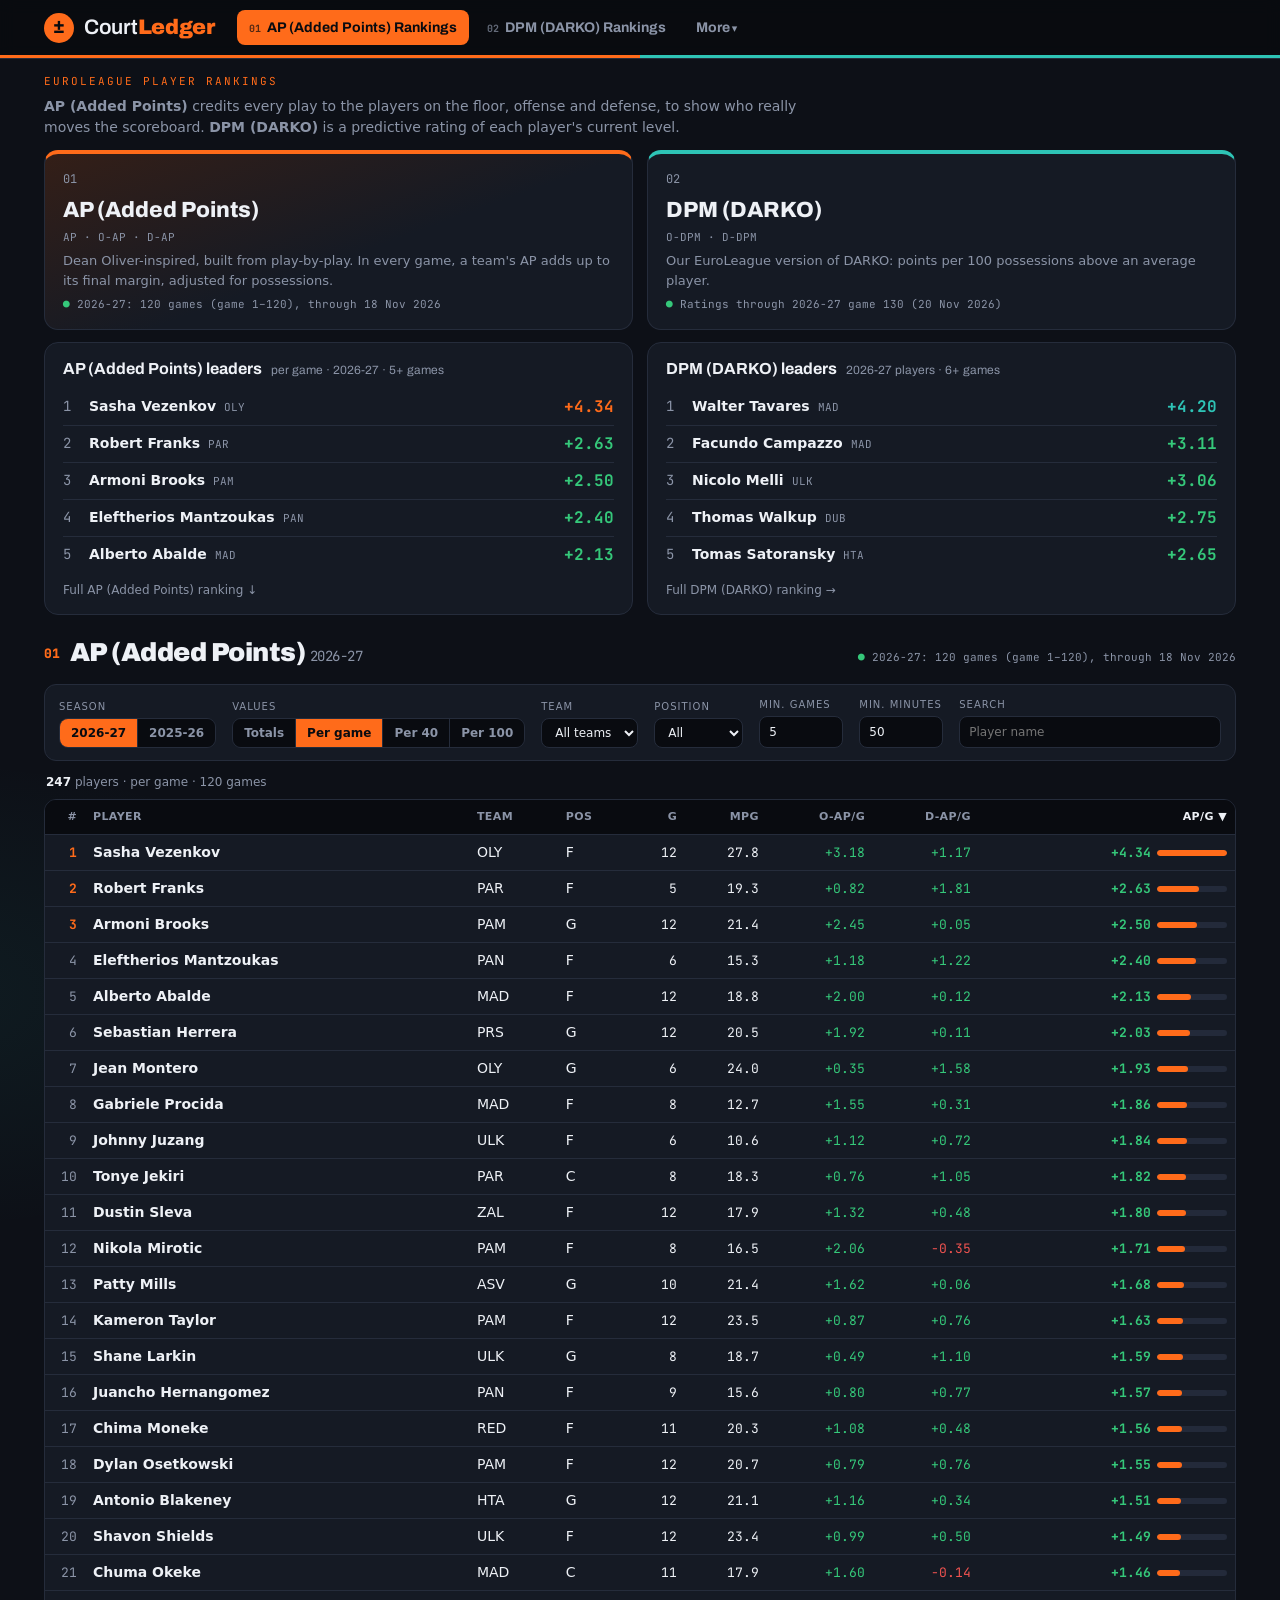
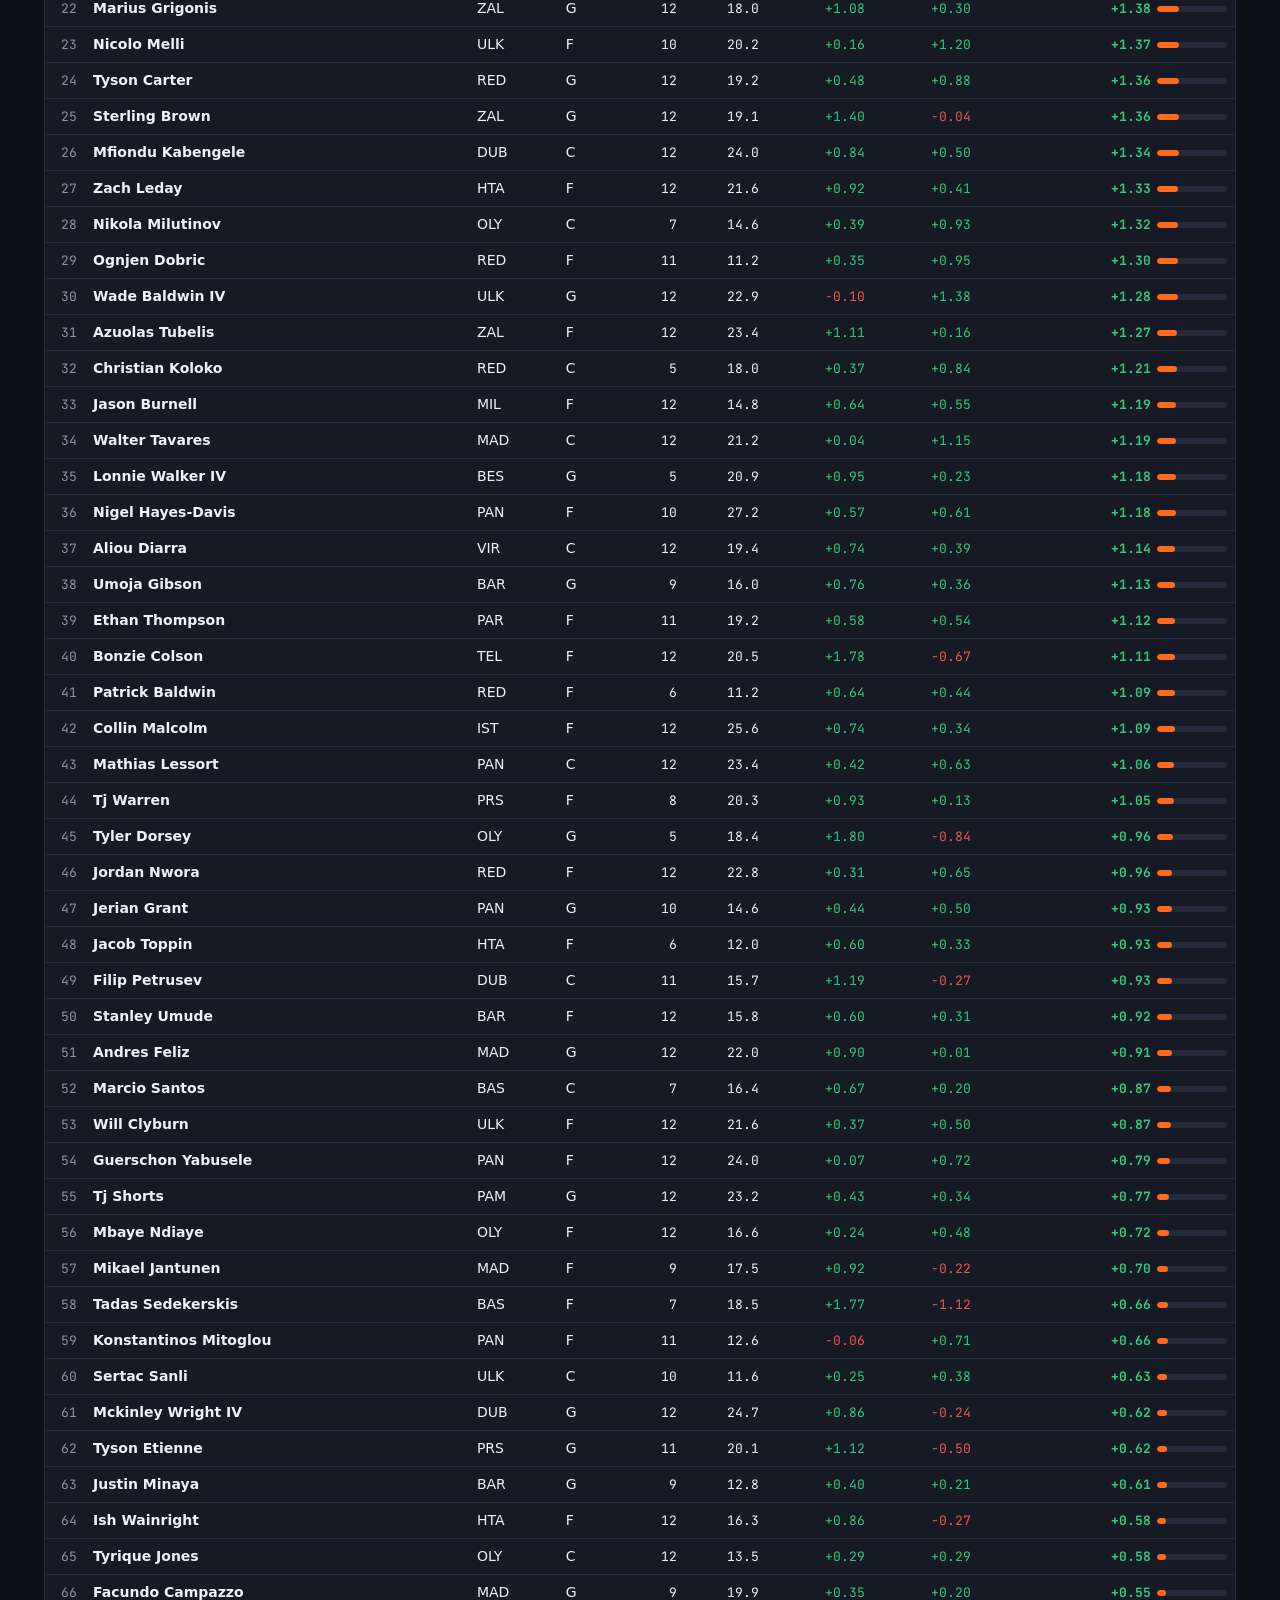
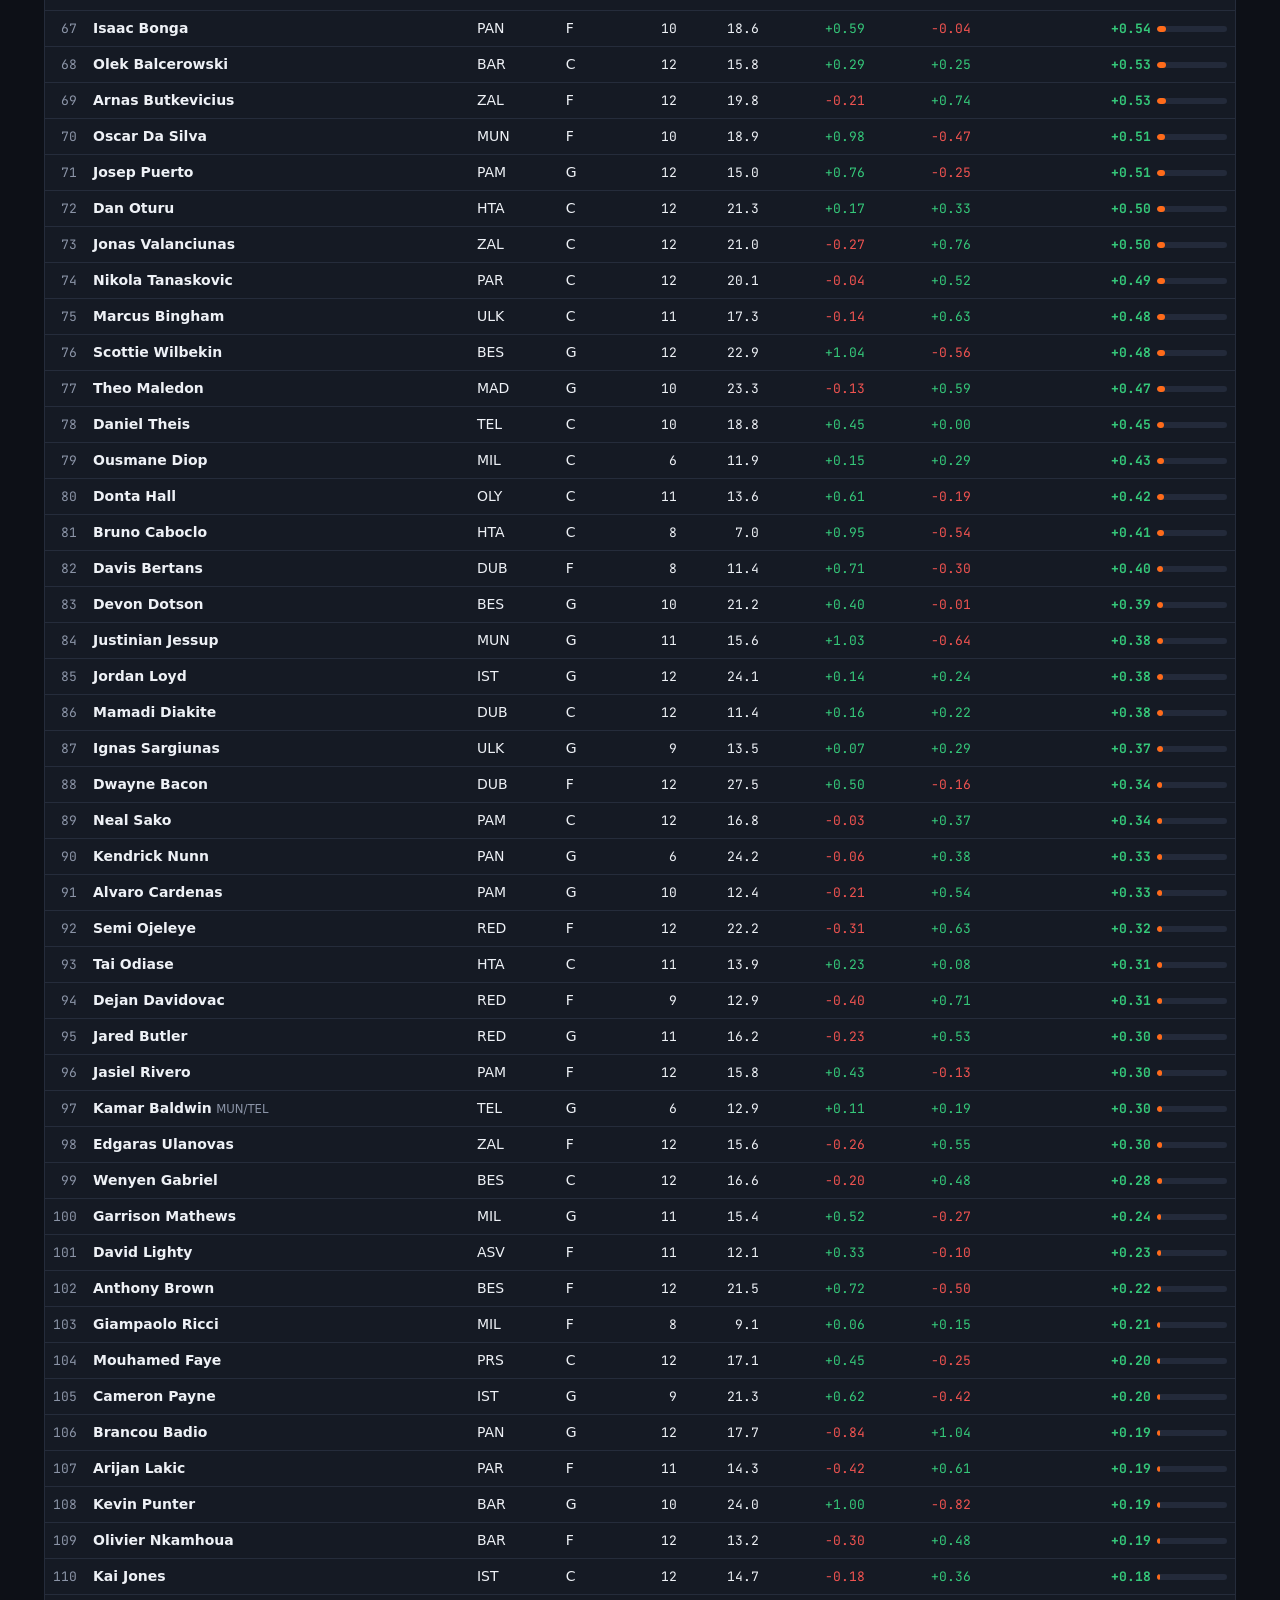
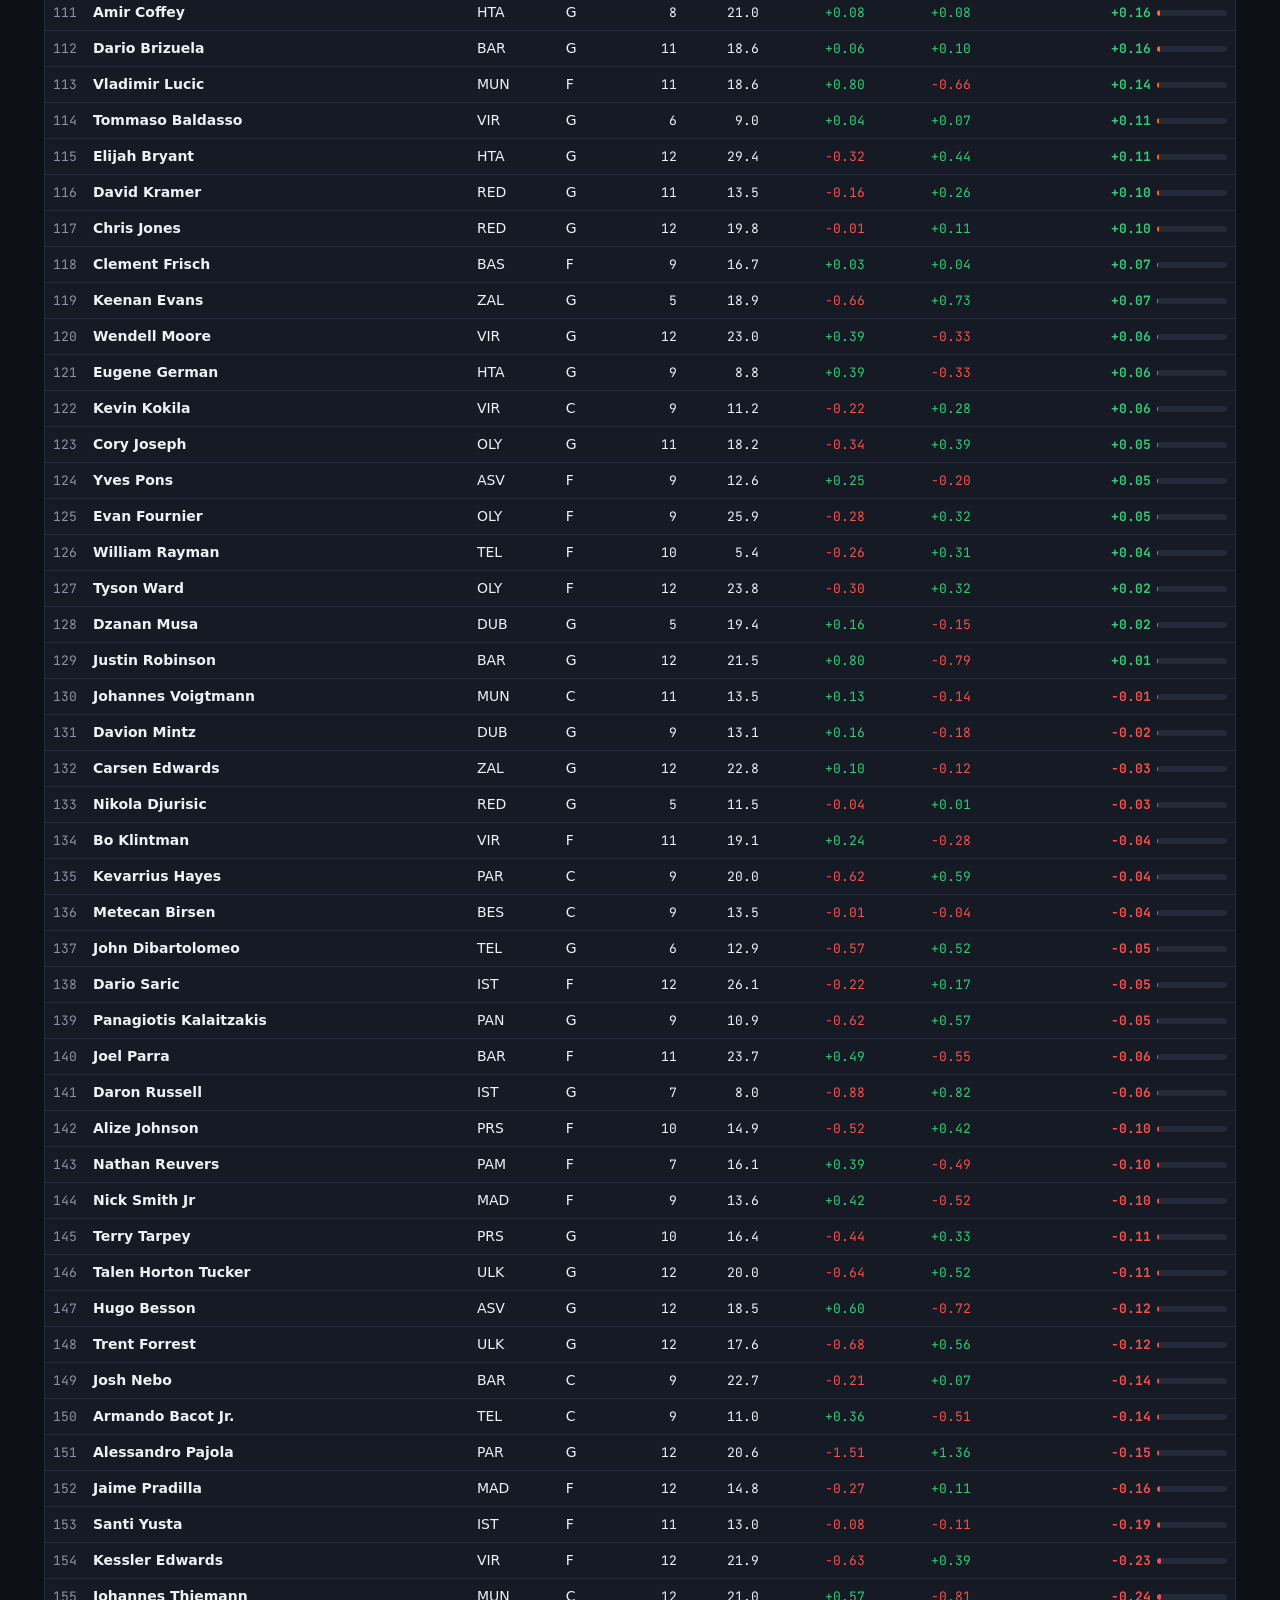
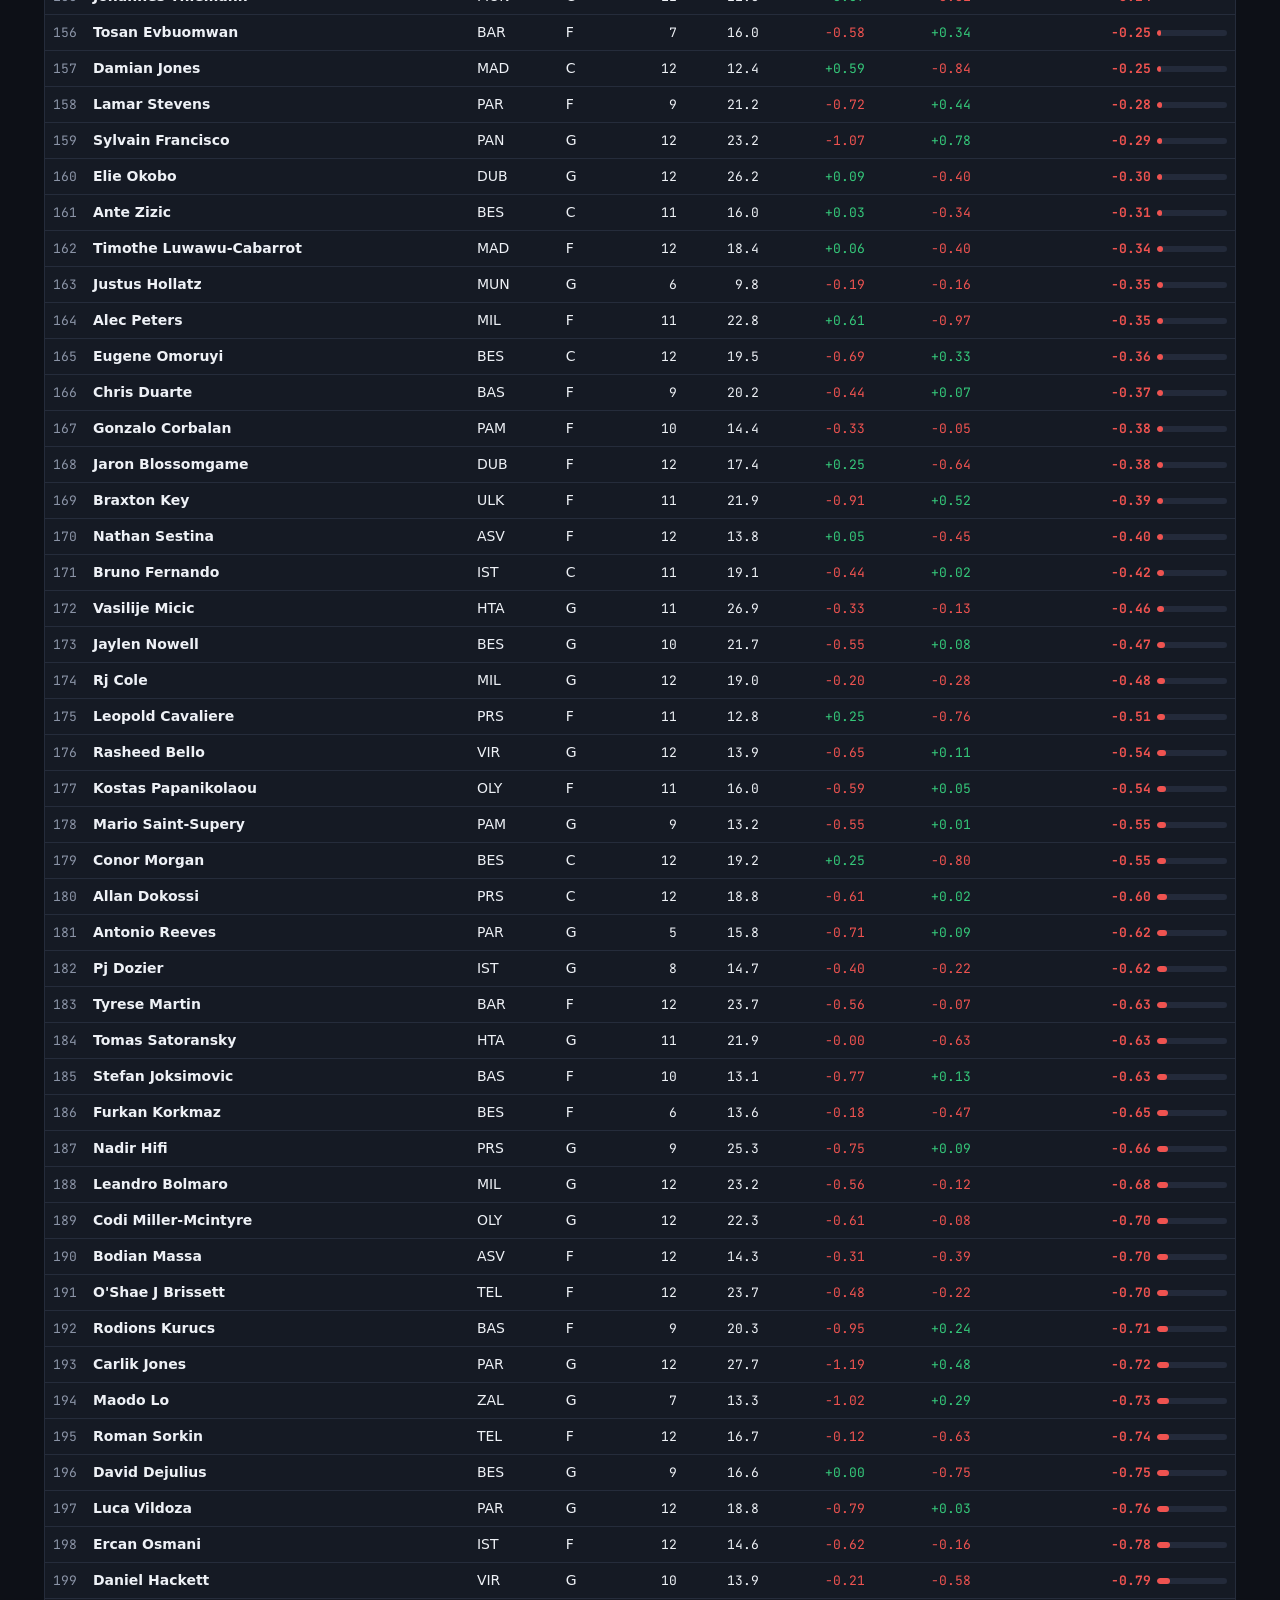
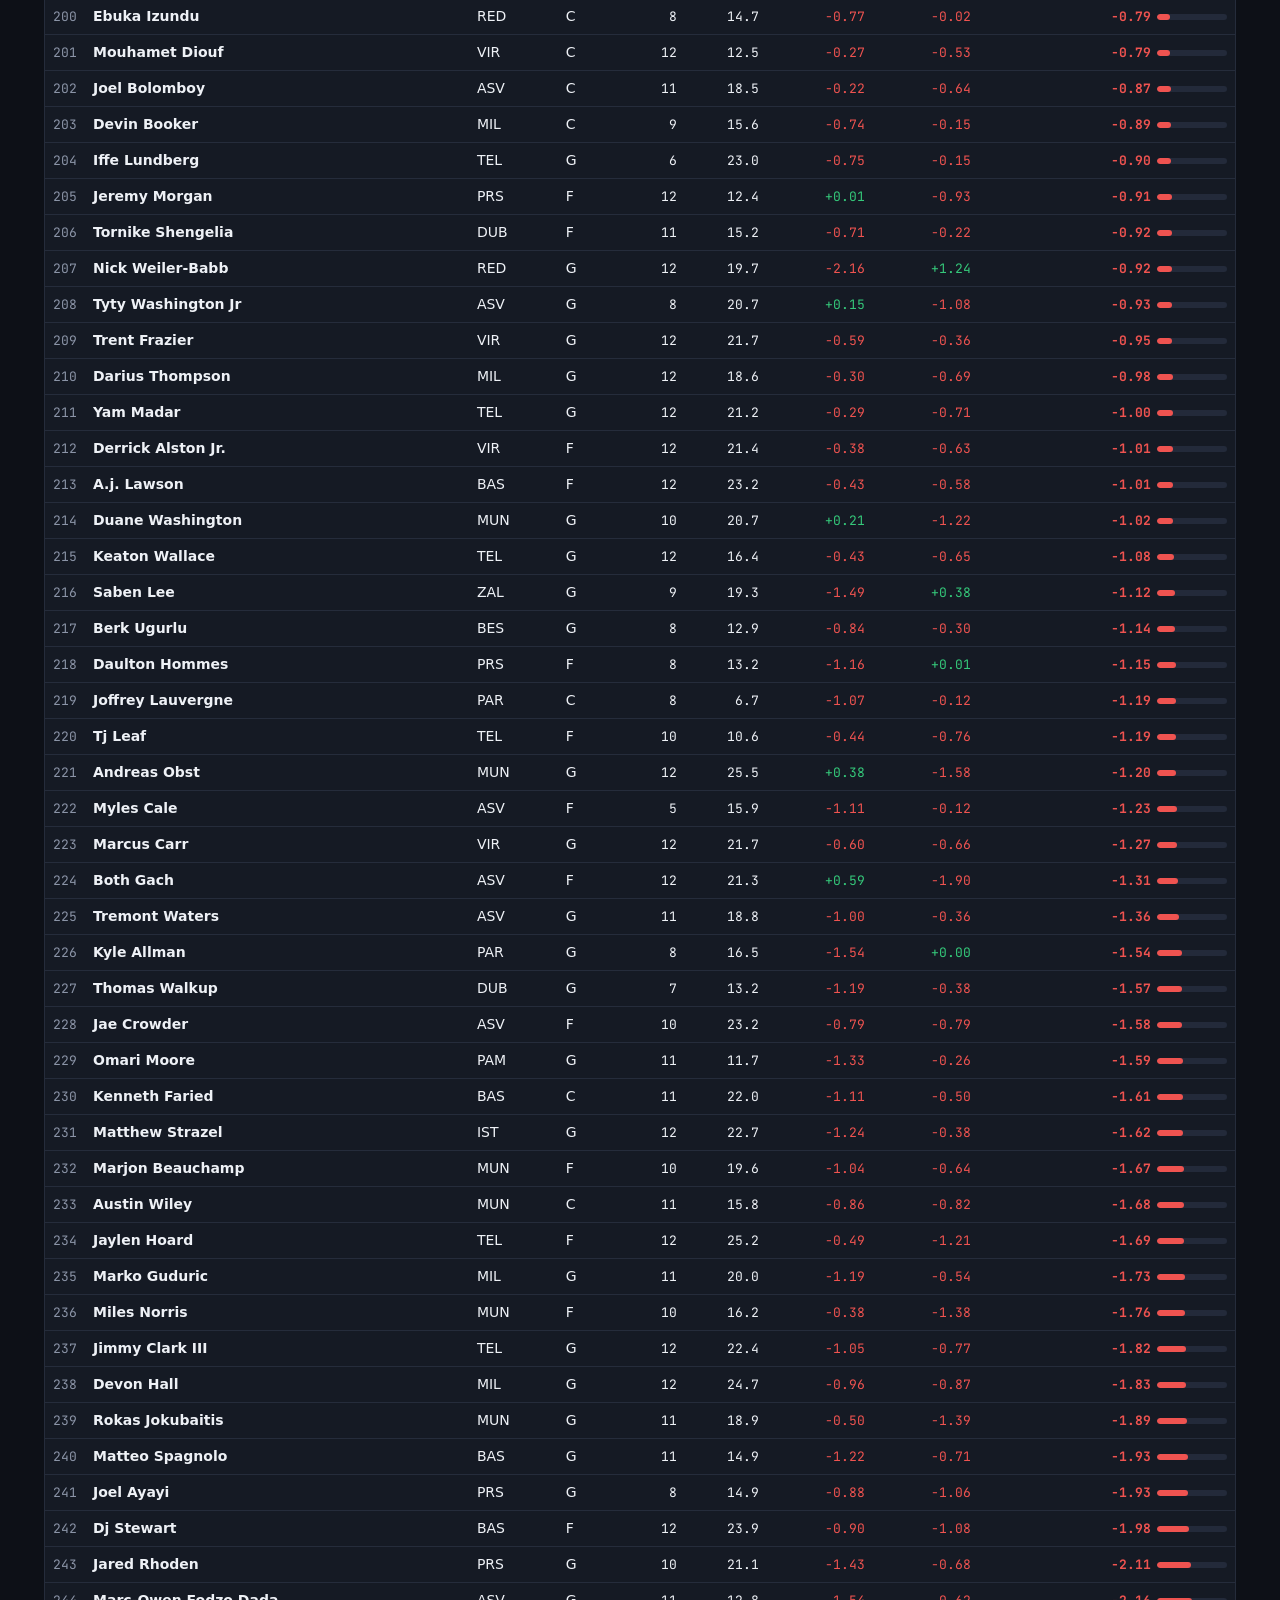
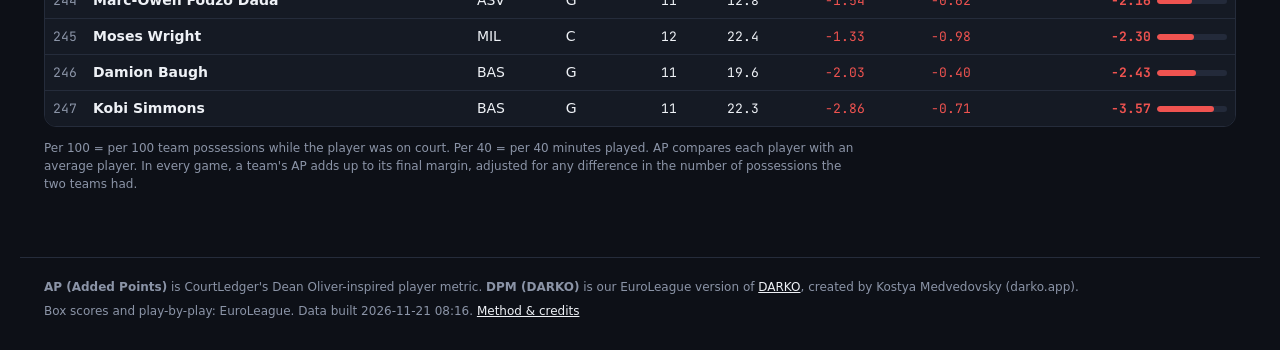
<file: index.html>
<!doctype html><html lang="en"><head><meta charset="utf-8"><meta name="viewport" content="width=device-width,initial-scale=1">
<title>AP (Added Points) rankings · CourtLedger</title>
<meta name="description" content="CourtLedger: EuroLeague player rankings by AP (Added Points) and DPM (DARKO).">
<link rel="icon" href="favicon.svg" type="image/svg+xml">
<link rel="preconnect" href="https://fonts.googleapis.com"><link rel="preconnect" href="https://fonts.gstatic.com" crossorigin>
<link href="https://fonts.googleapis.com/css2?family=Archivo:wght@400;600;800;900&family=JetBrains+Mono:wght@400;700&display=swap" rel="stylesheet">
<link rel="stylesheet" href="style.css"></head>
<body data-page="index">
<header class="top"><div class="topin">
<a class="brand" href="index.html"><span class="mark">±</span><span>Court<b>Ledger</b></span></a>
<nav class="main">
 <a href="index.html" data-p="index" class="pri"><i>01</i>AP<span class="long"> (Added Points) Rankings</span></a>
 <a href="dpm.html" data-p="dpm" class="pri"><i>02</i>DPM<span class="long"> (DARKO) Rankings</span></a>
 <details class="more"><summary>More</summary><div class="menu">
  <div class="grp"><b>Players</b><a href="player.html" data-p="player">Player dashboard</a><a href="stats.html" data-p="stats">Stats &amp; scatter plots</a><a href="trends.html" data-p="trends">Trends</a><a href="pvp.html" data-p="pvp">Head-to-head</a></div>
  <div class="grp"><b>Teams &amp; games</b><a href="teams.html" data-p="teams">Teams</a><a href="games.html" data-p="games">Game logs</a><a href="lineups.html" data-p="lineups">Lineups &amp; WOWY</a></div>
  <div class="grp"><b>Other competitions</b><a href="eurocup.html" data-p="eurocup">EuroCup DPM (DARKO)</a><a href="bcl.html" data-p="bcl">Champions League DPM (DARKO)</a></div>
  <div class="grp"><b>About</b><a href="method.html" data-p="method">Method &amp; credits</a></div>
 </div></details>
</nav>
<label class="comp">Season <select id="comp"></select></label>
</div></header>
<main><section class="hero rk-hero home"><div class="kicker">EuroLeague player rankings</div>
<p><b>AP (Added Points)</b> credits every play to the players on the floor, offense and defense, to show who really moves the scoreboard. <b>DPM (DARKO)</b> is a predictive rating of each player's current level.</p>
<div class="duo">
 <a class="duo-card ap on" href="index.html"><span class="num">01</span><span class="t">AP (Added Points) <small>AP · O-AP · D-AP</small></span><span class="d">Dean Oliver-inspired, built from play-by-play. In every game, a team's AP adds up to its final margin, adjusted for possessions.</span><span class="fresh" data-fresh="ap"></span></a>
 <a class="duo-card dpm" href="dpm.html"><span class="num">02</span><span class="t">DPM (DARKO) <small>O-DPM · D-DPM</small></span><span class="d">Our EuroLeague version of DARKO: points per 100 possessions above an average player.</span><span class="fresh" data-fresh="dpm"></span></a>
</div></section>
<div id="leaders" class="leaders"></div>
<section class="board" id="board" data-board="ap"></section>
</main>
<footer><div><b>AP (Added Points)</b> is CourtLedger's Dean Oliver-inspired player metric. <b>DPM (DARKO)</b> is our EuroLeague version of <a href="https://www.darko.app/about">DARKO</a>, created by Kostya Medvedovsky (darko.app).</div>
<div>Box scores and play-by-play: EuroLeague. Data built <span id="built"></span>. <a href="method.html">Method &amp; credits</a></div></footer>
<script src="data/rank.js"></script><script src="data/index.js"></script><script src="rank.js"></script></body></html>
</file>
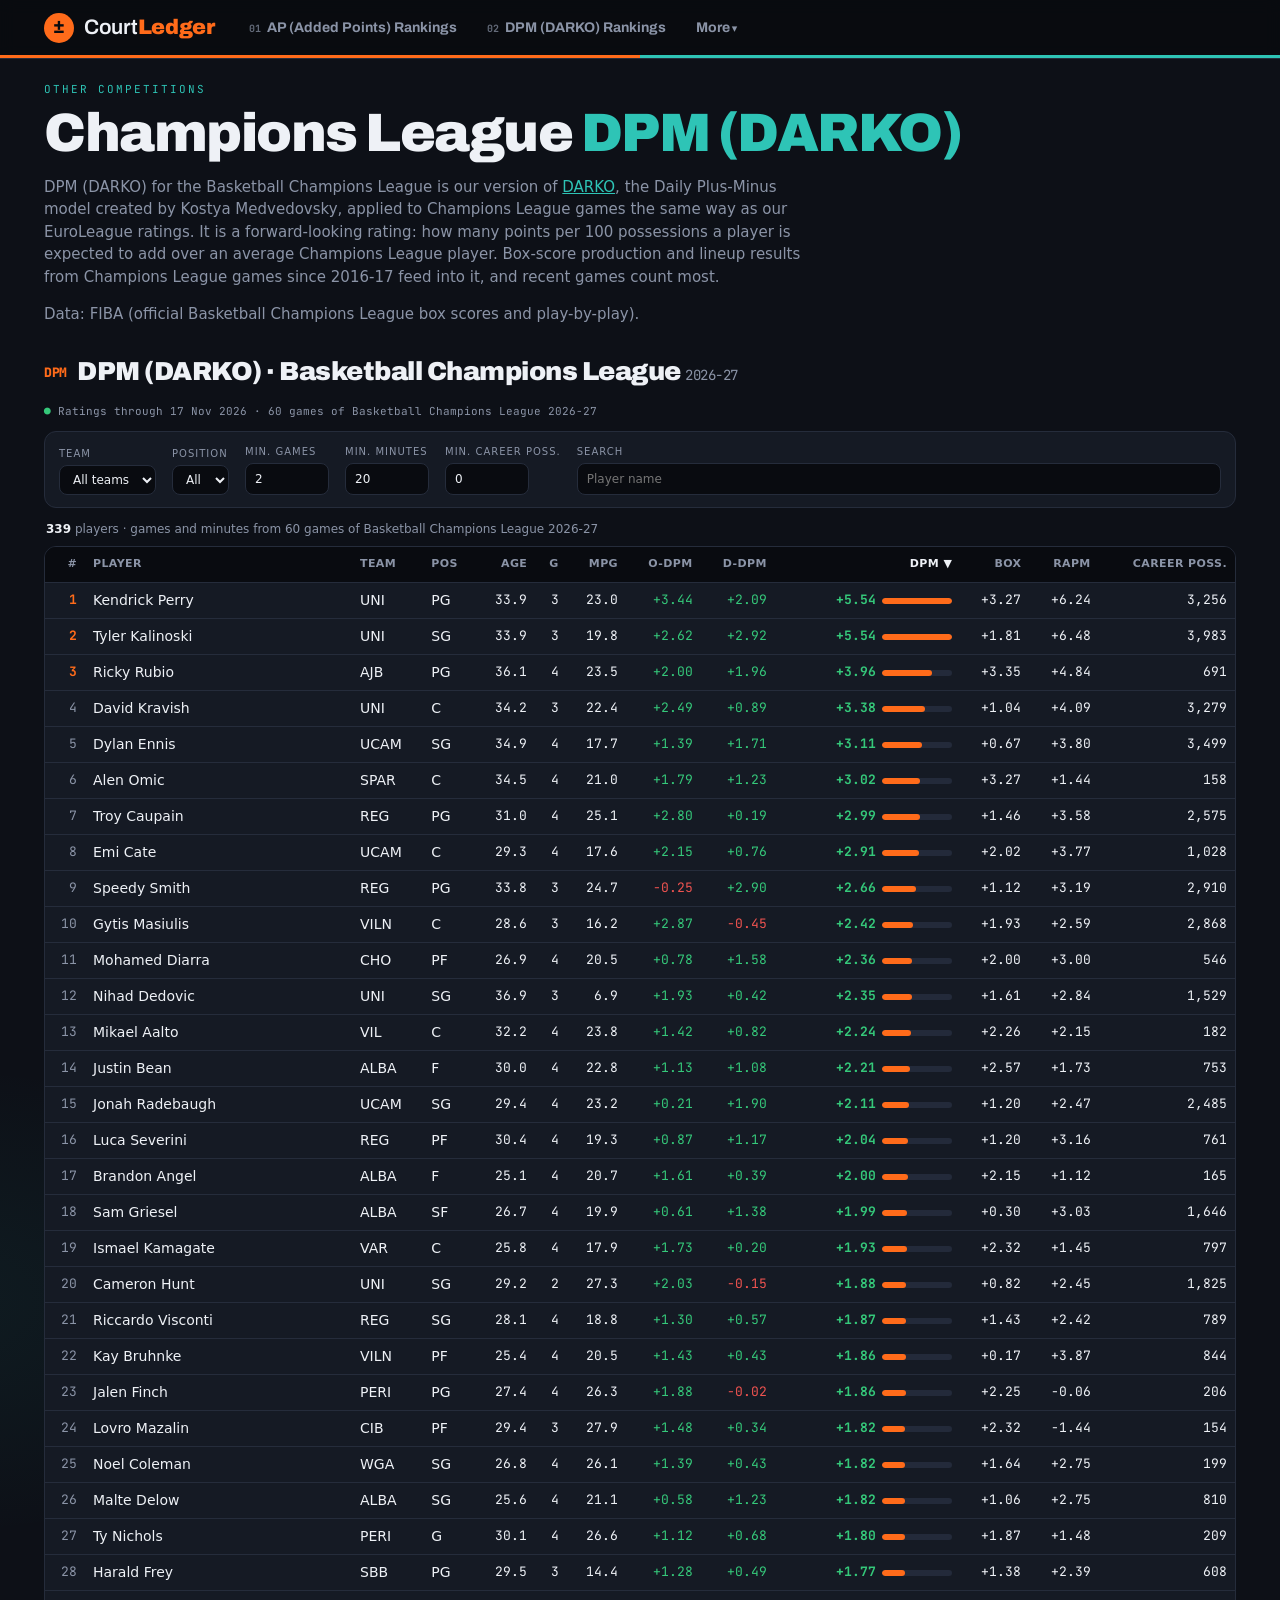
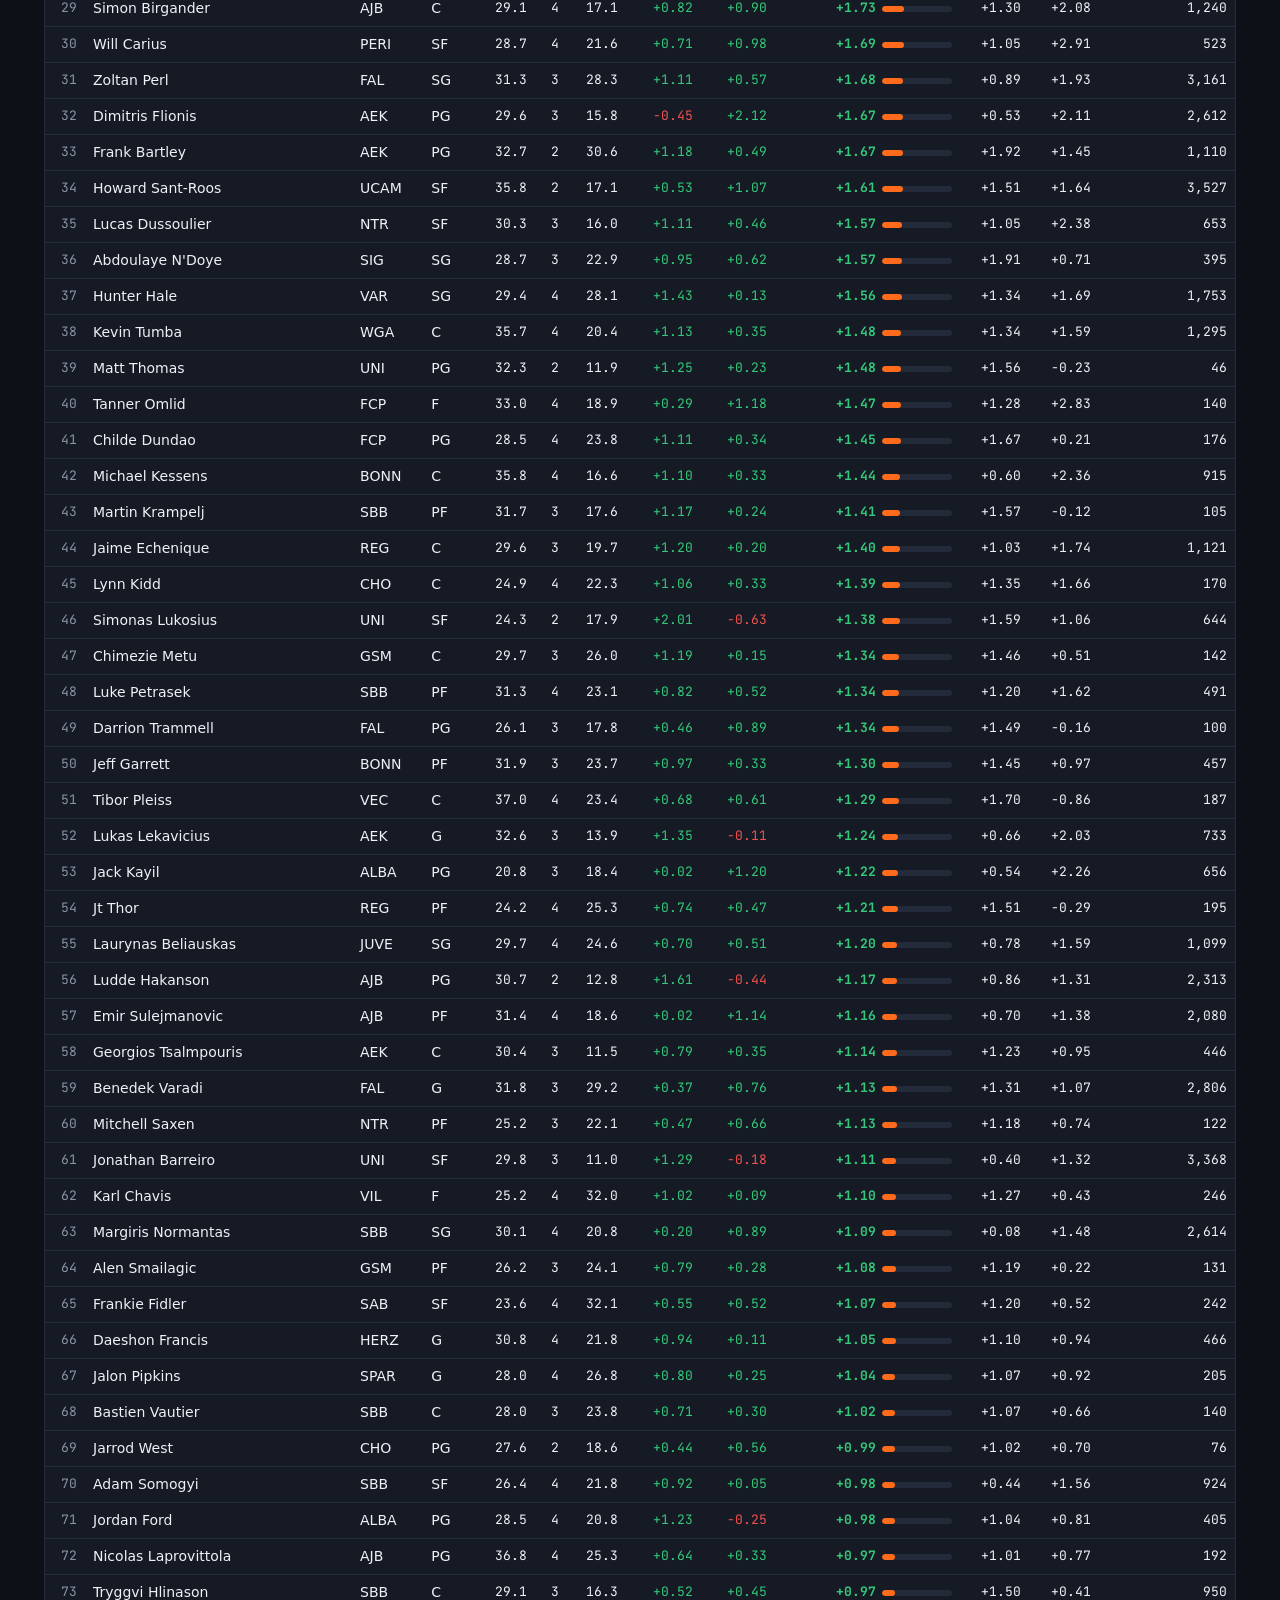
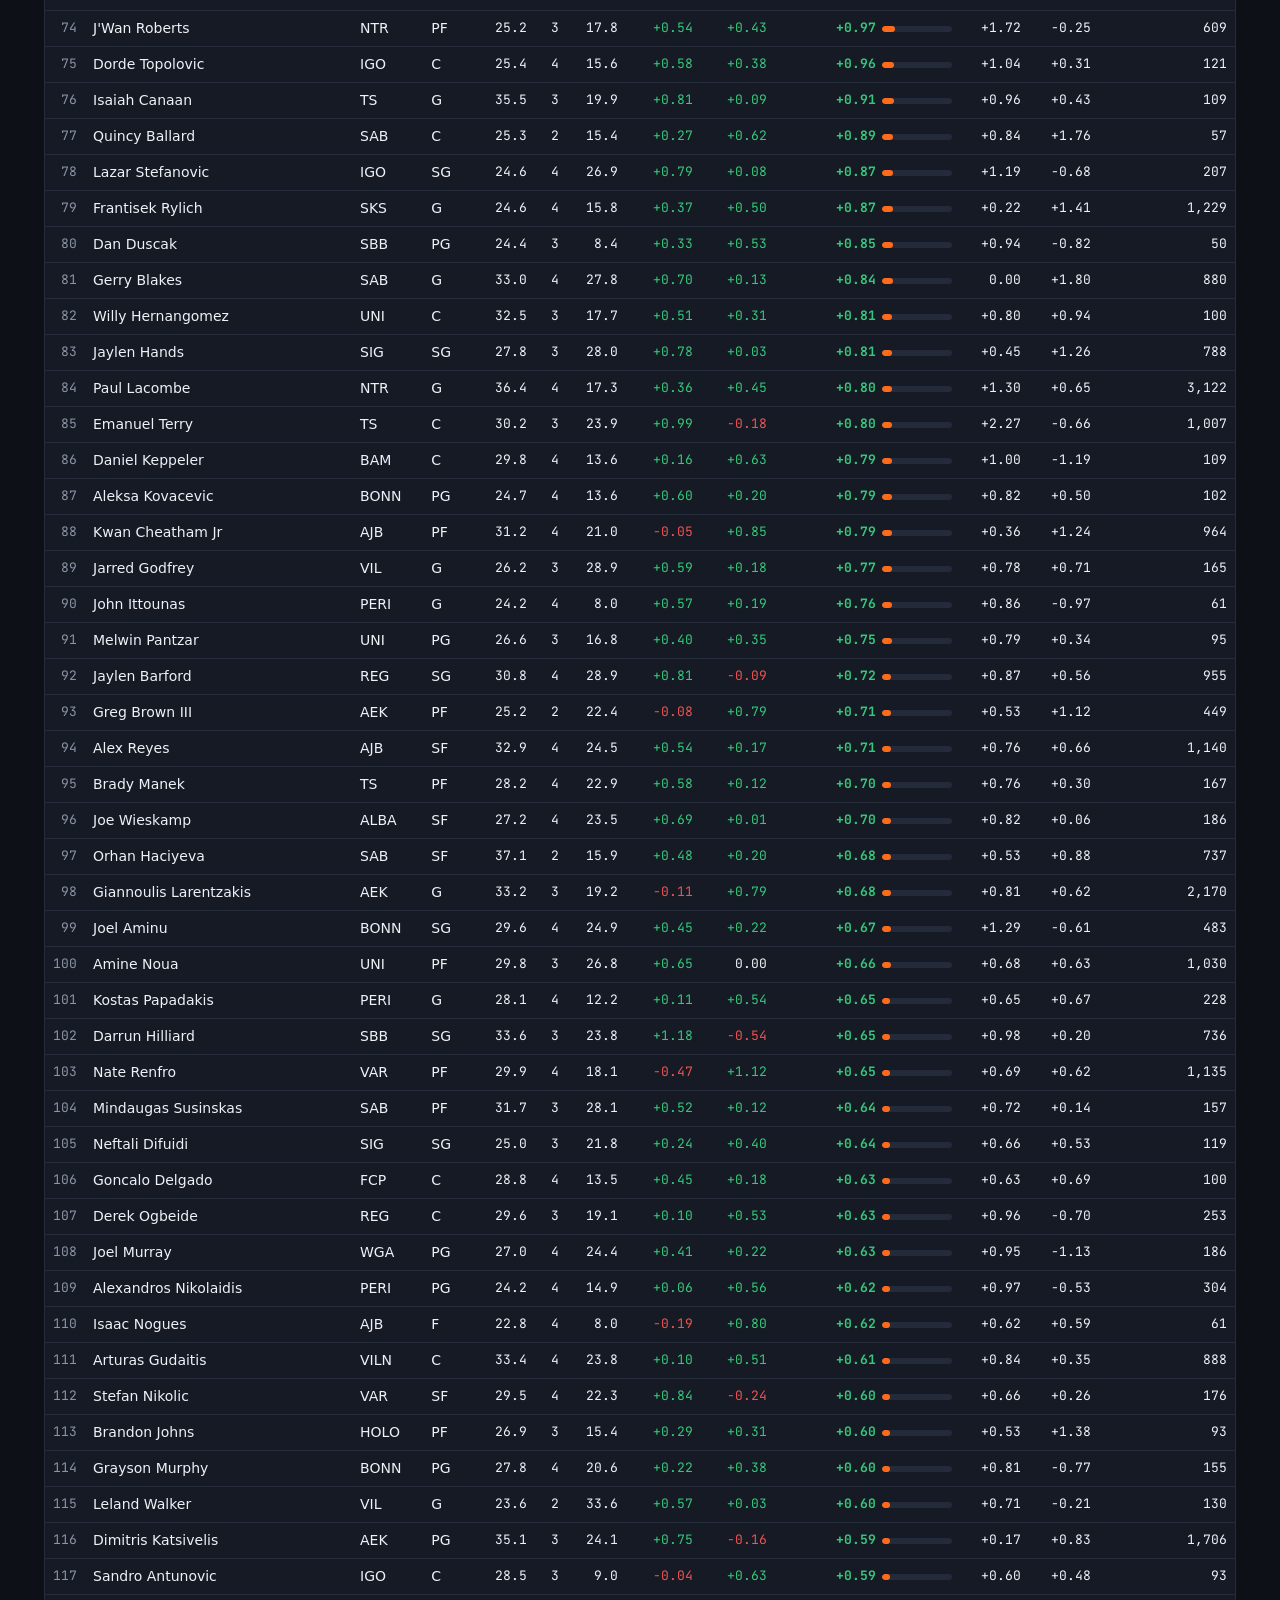
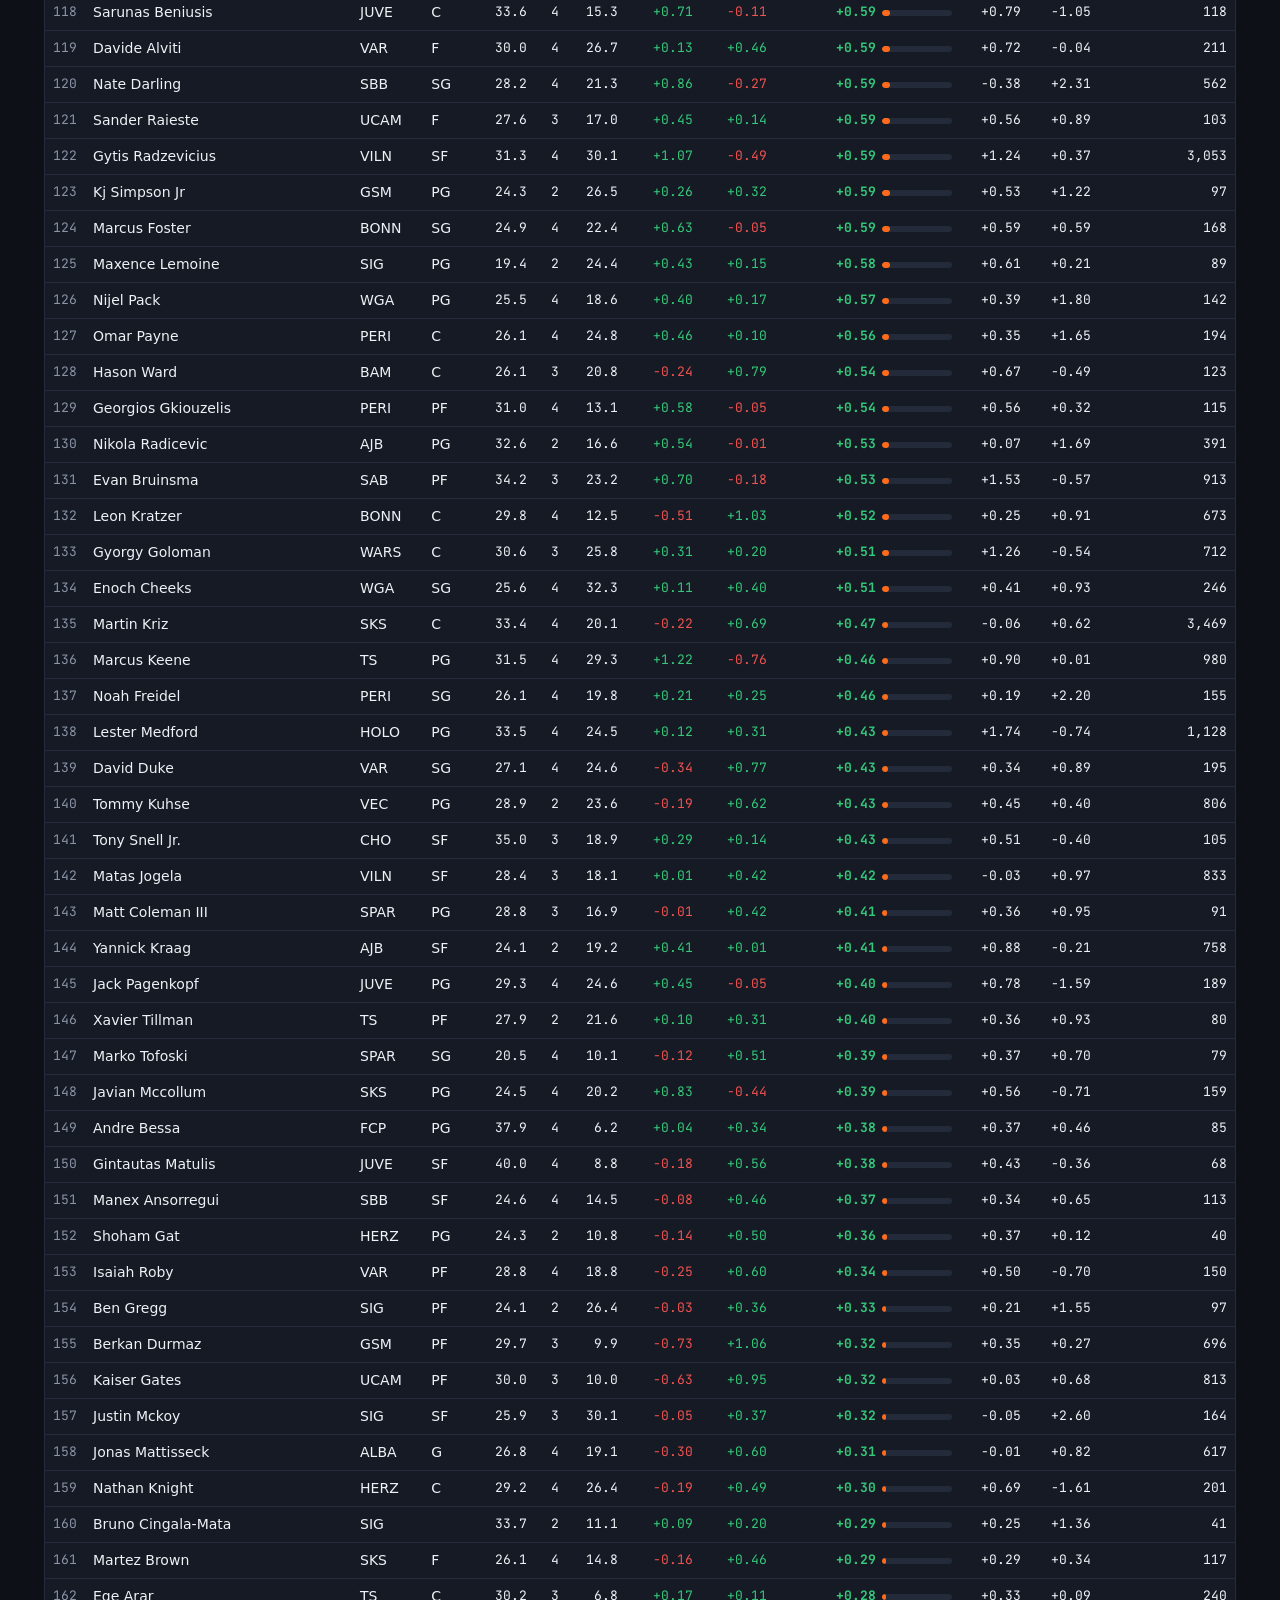
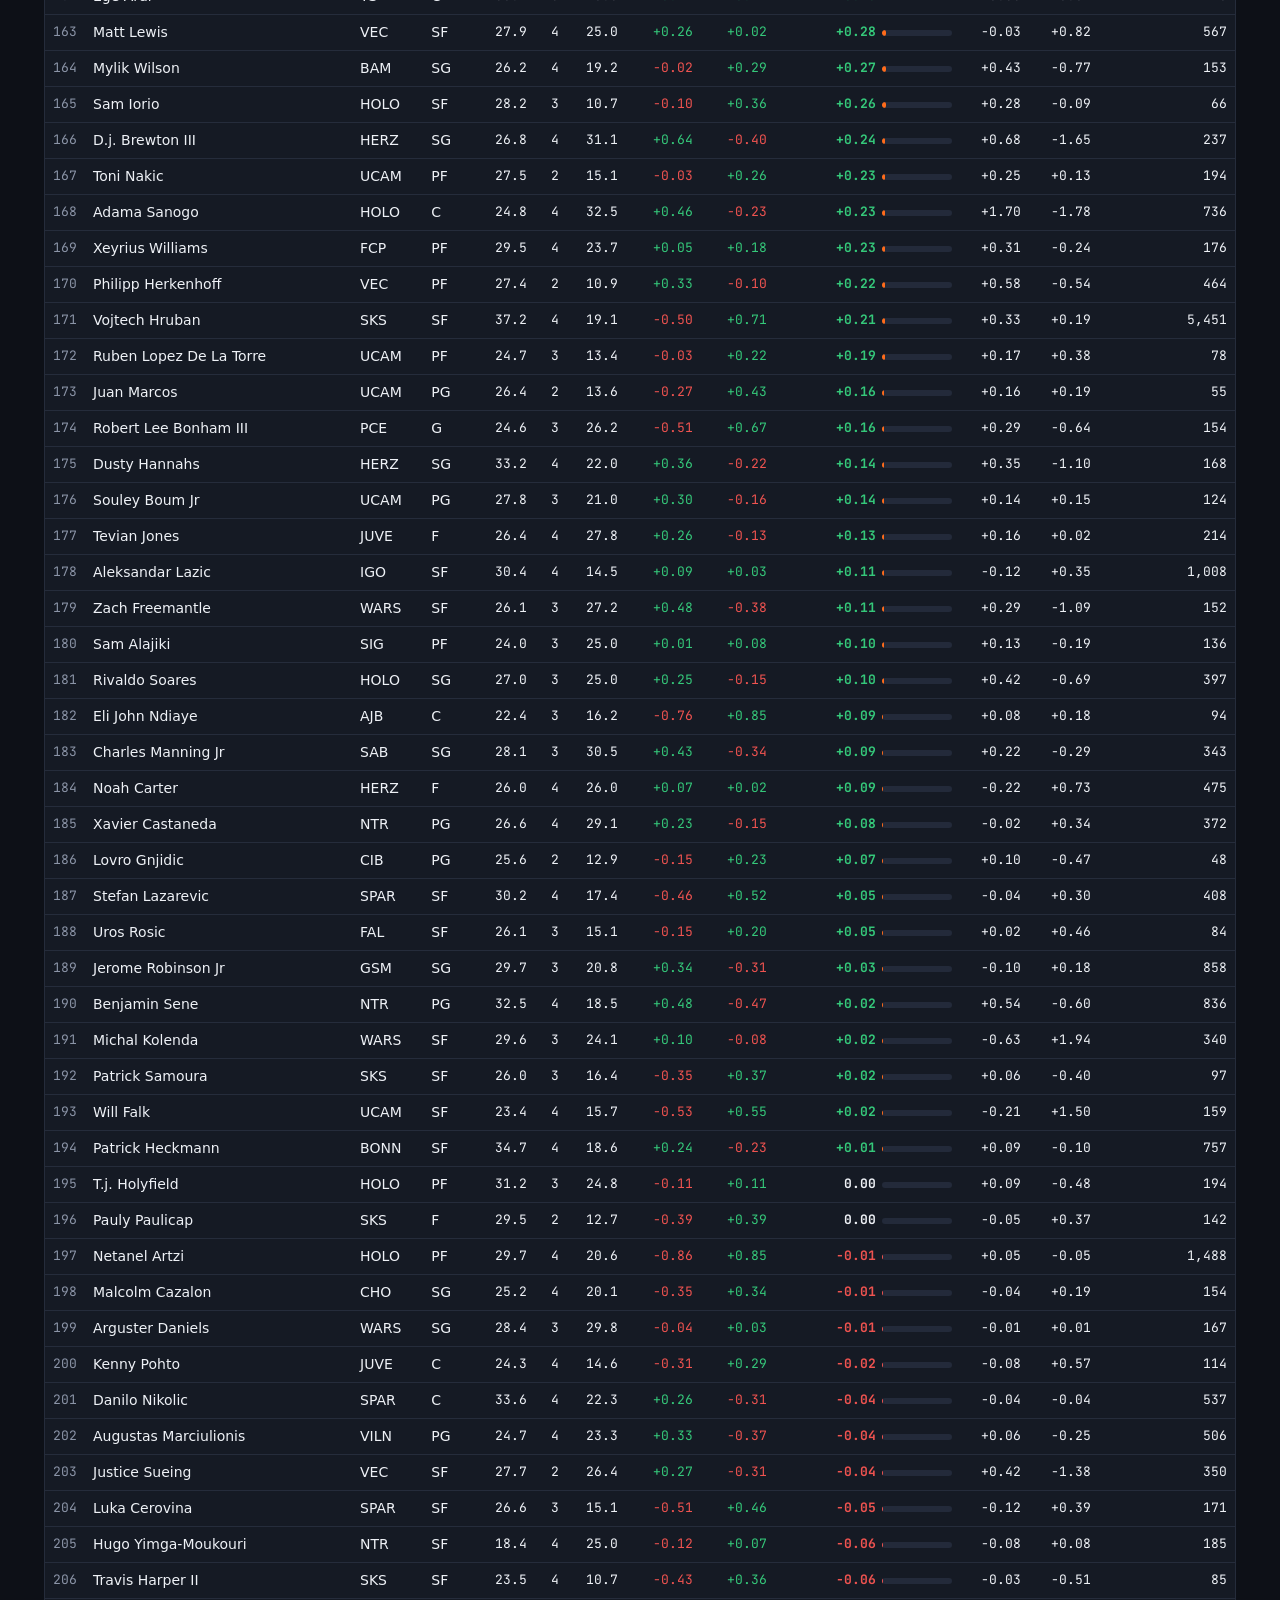
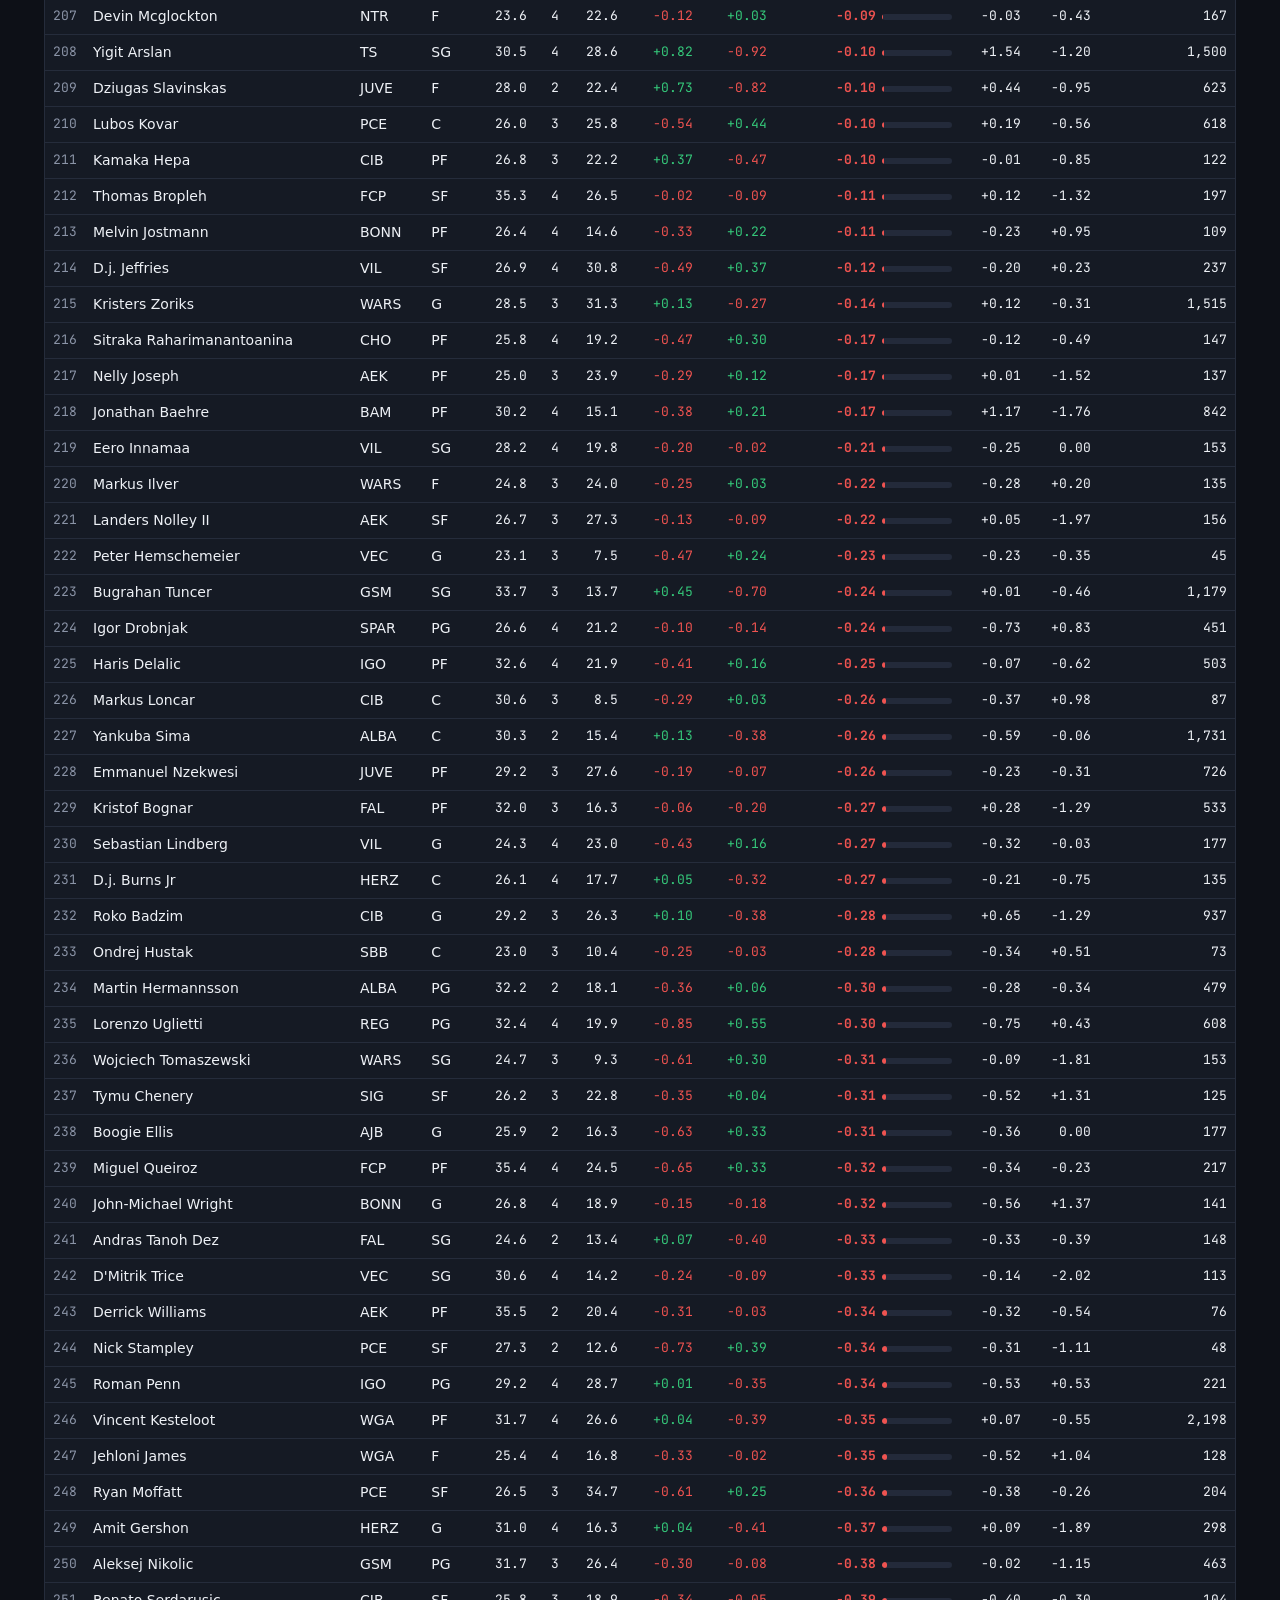
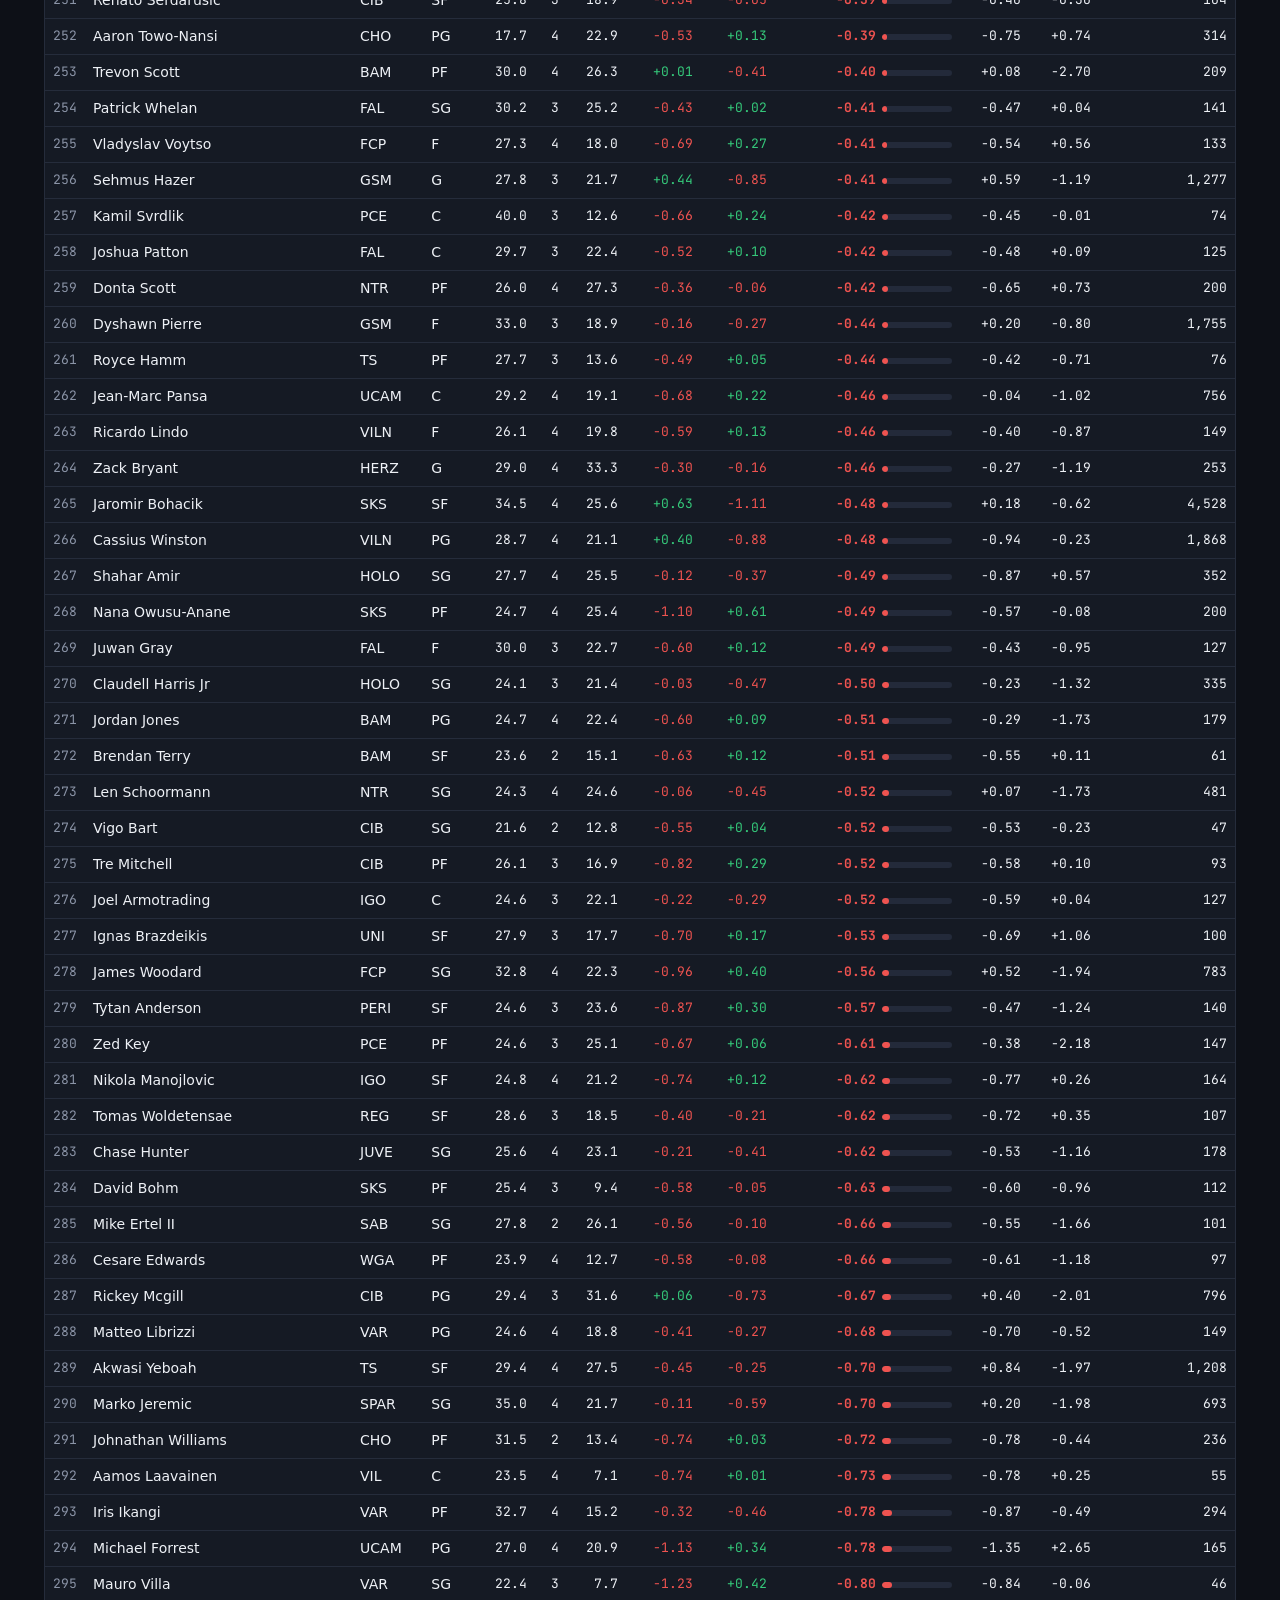
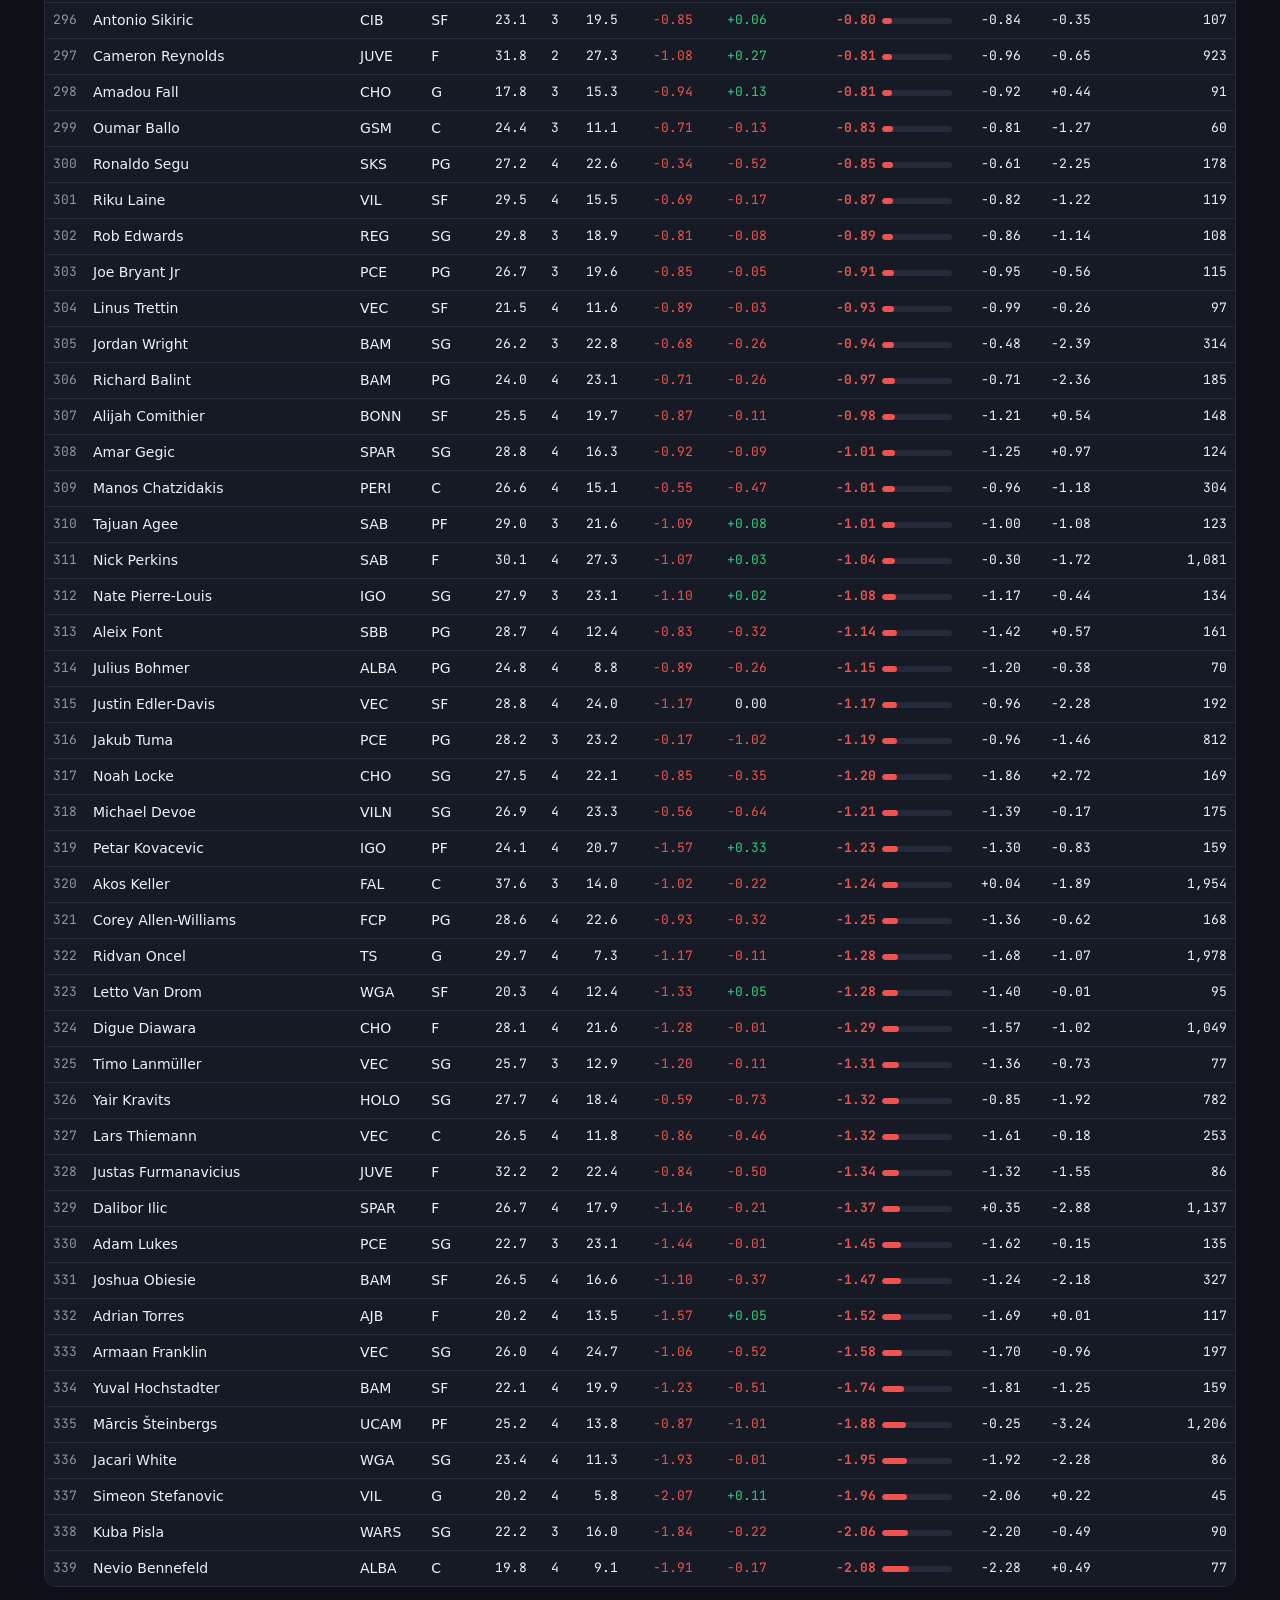
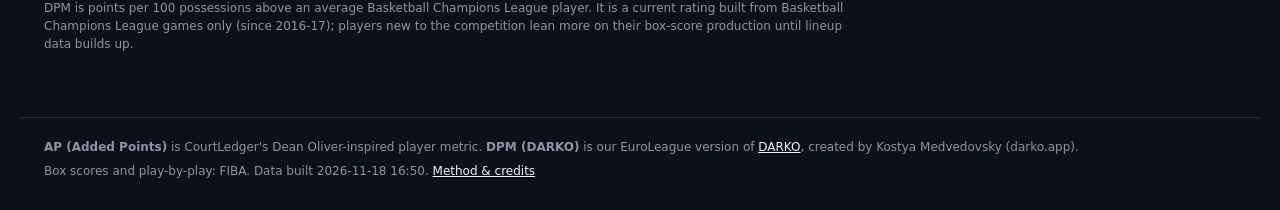
<file: bcl.html>
<!doctype html><html lang="en"><head><meta charset="utf-8"><meta name="viewport" content="width=device-width,initial-scale=1">
<title>Champions League DPM (DARKO) · CourtLedger</title>
<meta name="description" content="CourtLedger: EuroLeague player rankings by AP (Added Points) and DPM (DARKO).">
<link rel="icon" href="favicon.svg" type="image/svg+xml">
<link rel="preconnect" href="https://fonts.googleapis.com"><link rel="preconnect" href="https://fonts.gstatic.com" crossorigin>
<link href="https://fonts.googleapis.com/css2?family=Archivo:wght@400;600;800;900&family=JetBrains+Mono:wght@400;700&display=swap" rel="stylesheet">
<link rel="stylesheet" href="style.css"></head>
<body data-page="bcl">
<header class="top"><div class="topin">
<a class="brand" href="index.html"><span class="mark">±</span><span>Court<b>Ledger</b></span></a>
<nav class="main">
 <a href="index.html" data-p="index" class="pri"><i>01</i>AP<span class="long"> (Added Points) Rankings</span></a>
 <a href="dpm.html" data-p="dpm" class="pri"><i>02</i>DPM<span class="long"> (DARKO) Rankings</span></a>
 <details class="more"><summary>More</summary><div class="menu">
  <div class="grp"><b>Players</b><a href="player.html" data-p="player">Player dashboard</a><a href="stats.html" data-p="stats">Stats &amp; scatter plots</a><a href="trends.html" data-p="trends">Trends</a><a href="pvp.html" data-p="pvp">Head-to-head</a></div>
  <div class="grp"><b>Teams &amp; games</b><a href="teams.html" data-p="teams">Teams</a><a href="games.html" data-p="games">Game logs</a><a href="lineups.html" data-p="lineups">Lineups &amp; WOWY</a></div>
  <div class="grp"><b>Other competitions</b><a href="eurocup.html" data-p="eurocup">EuroCup DPM (DARKO)</a><a href="bcl.html" data-p="bcl">Champions League DPM (DARKO)</a></div>
  <div class="grp"><b>About</b><a href="method.html" data-p="method">Method &amp; credits</a></div>
 </div></details>
</nav>
<label class="comp">Season <select id="comp"></select></label>
</div></header>
<main><section class="hero rk-hero dpmh"><div class="kicker">Other competitions</div>
<h1>Champions League <em>DPM (DARKO)</em></h1>
<p>DPM (DARKO) for the Basketball Champions League is our version of <a href="https://www.darko.app/about">DARKO</a>, the Daily Plus-Minus model created by Kostya Medvedovsky, applied to Champions League games the same way as our EuroLeague ratings. It is a forward-looking rating: how many points per 100 possessions a player is expected to add over an average Champions League player. Box-score production and lineup results from Champions League games since 2016-17 feed into it, and recent games count most.</p>
<p class="fine">Data: <span data-src></span>.</p>
</section>
<section class="board" id="board" data-board="lg" data-league="bcl"></section>
</main>
<footer><div><b>AP (Added Points)</b> is CourtLedger's Dean Oliver-inspired player metric. <b>DPM (DARKO)</b> is our EuroLeague version of <a href="https://www.darko.app/about">DARKO</a>, created by Kostya Medvedovsky (darko.app).</div>
<div>Box scores and play-by-play: FIBA. Data built <span id="built"></span>. <a href="method.html">Method &amp; credits</a></div></footer>
<script src="data/dpm_bcl.js"></script><script src="leagues.js"></script></body></html>
</file>
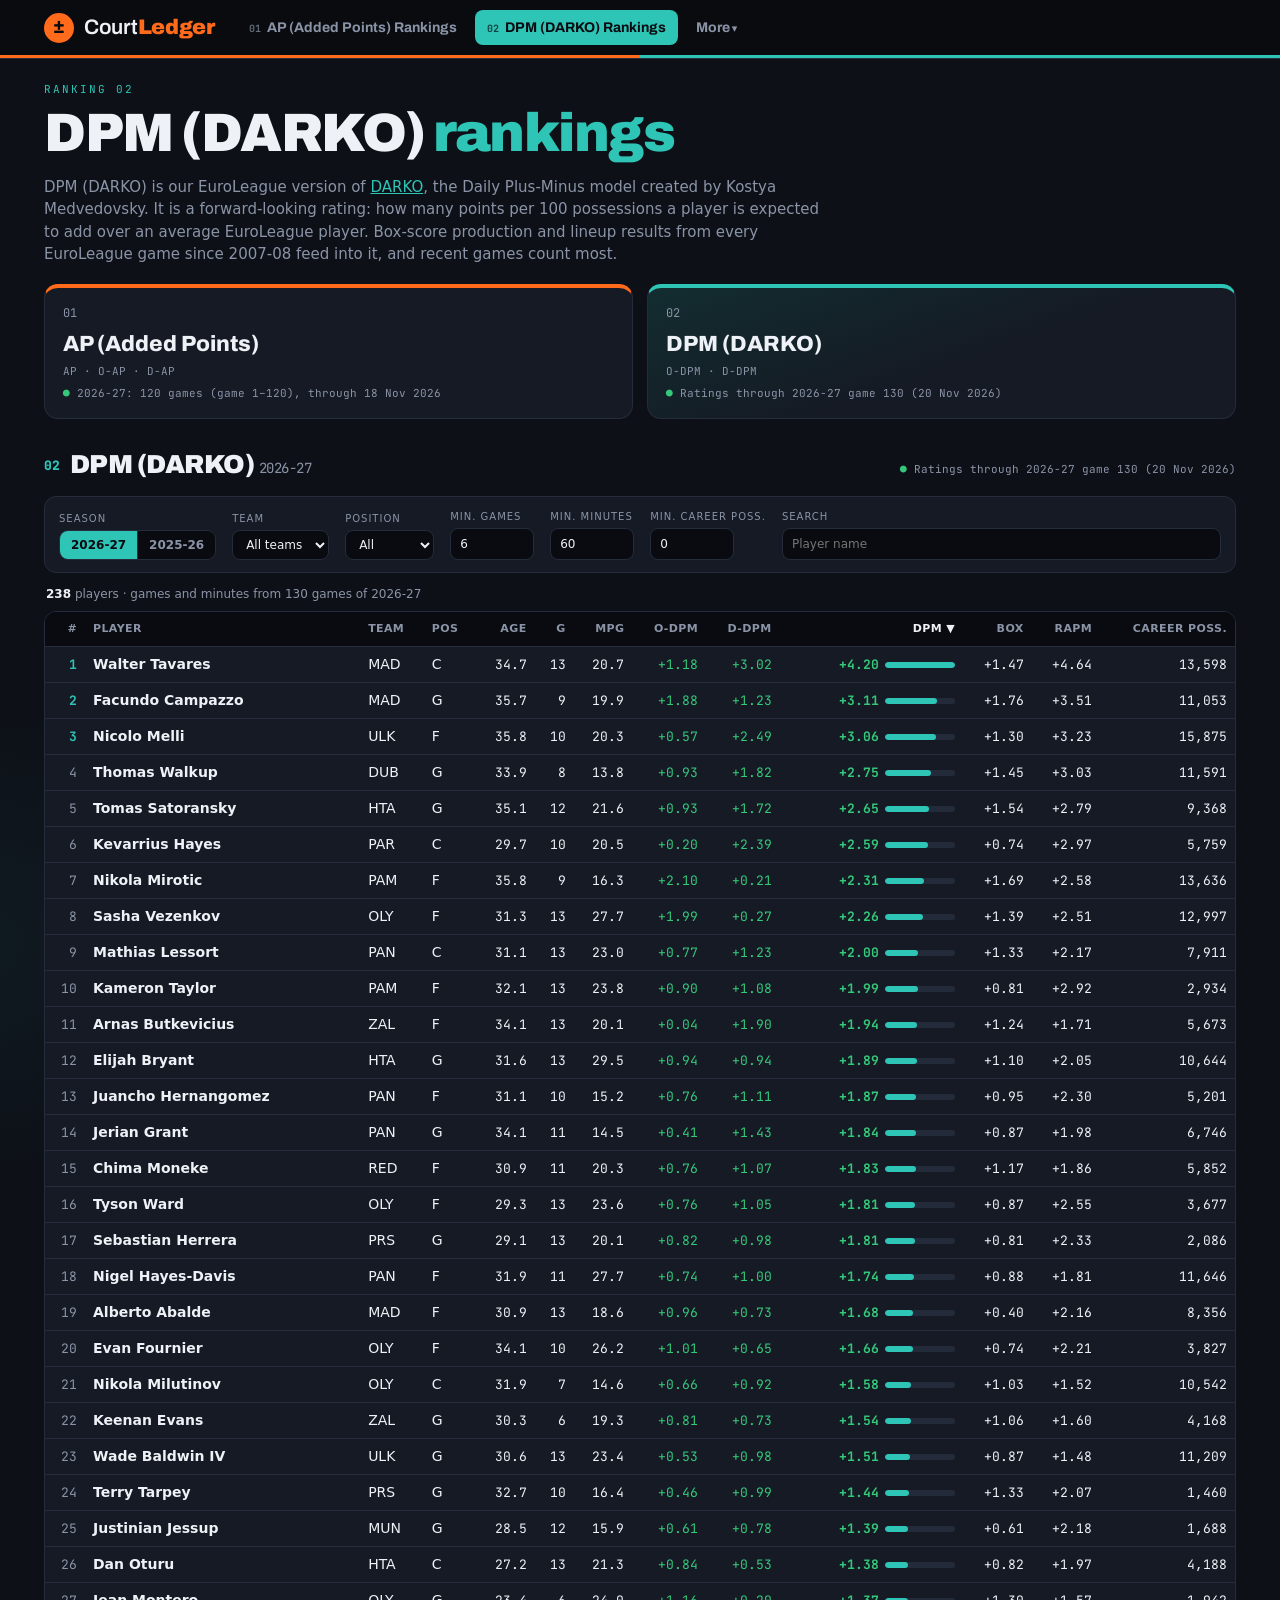
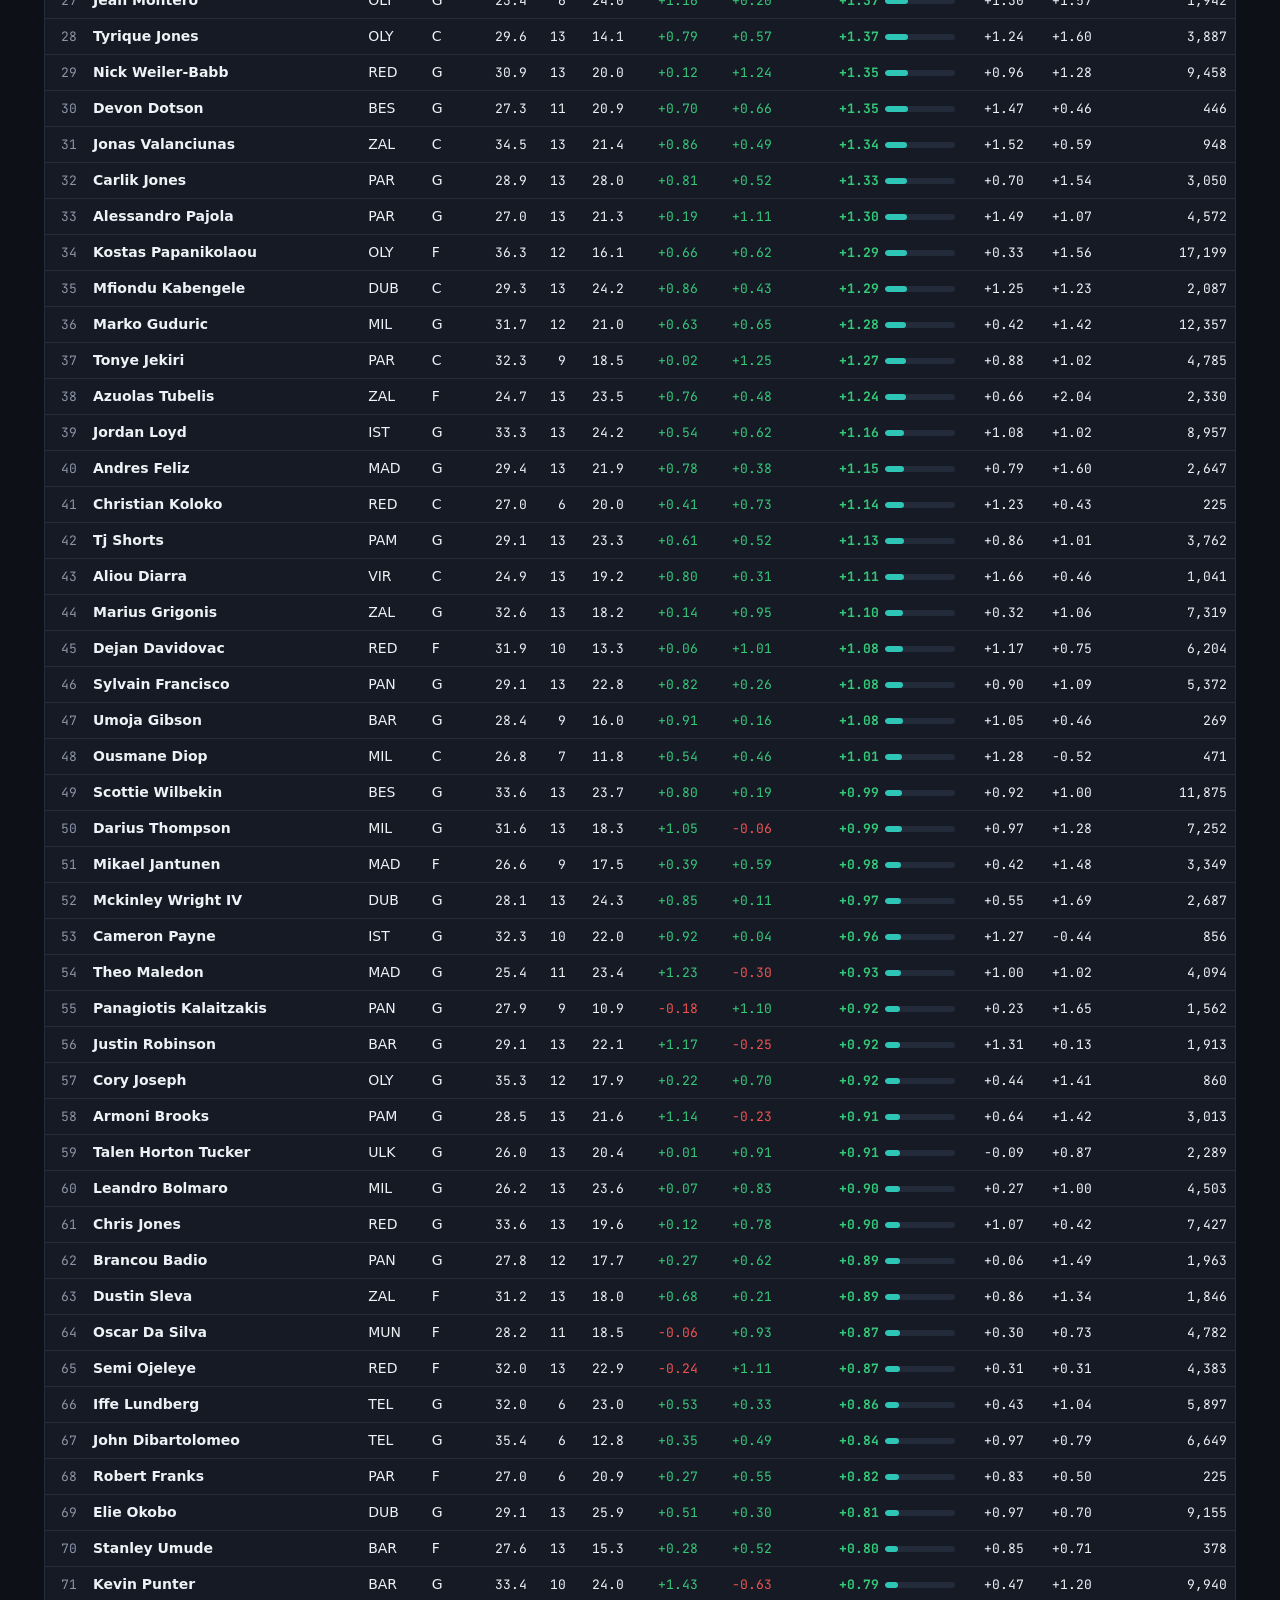
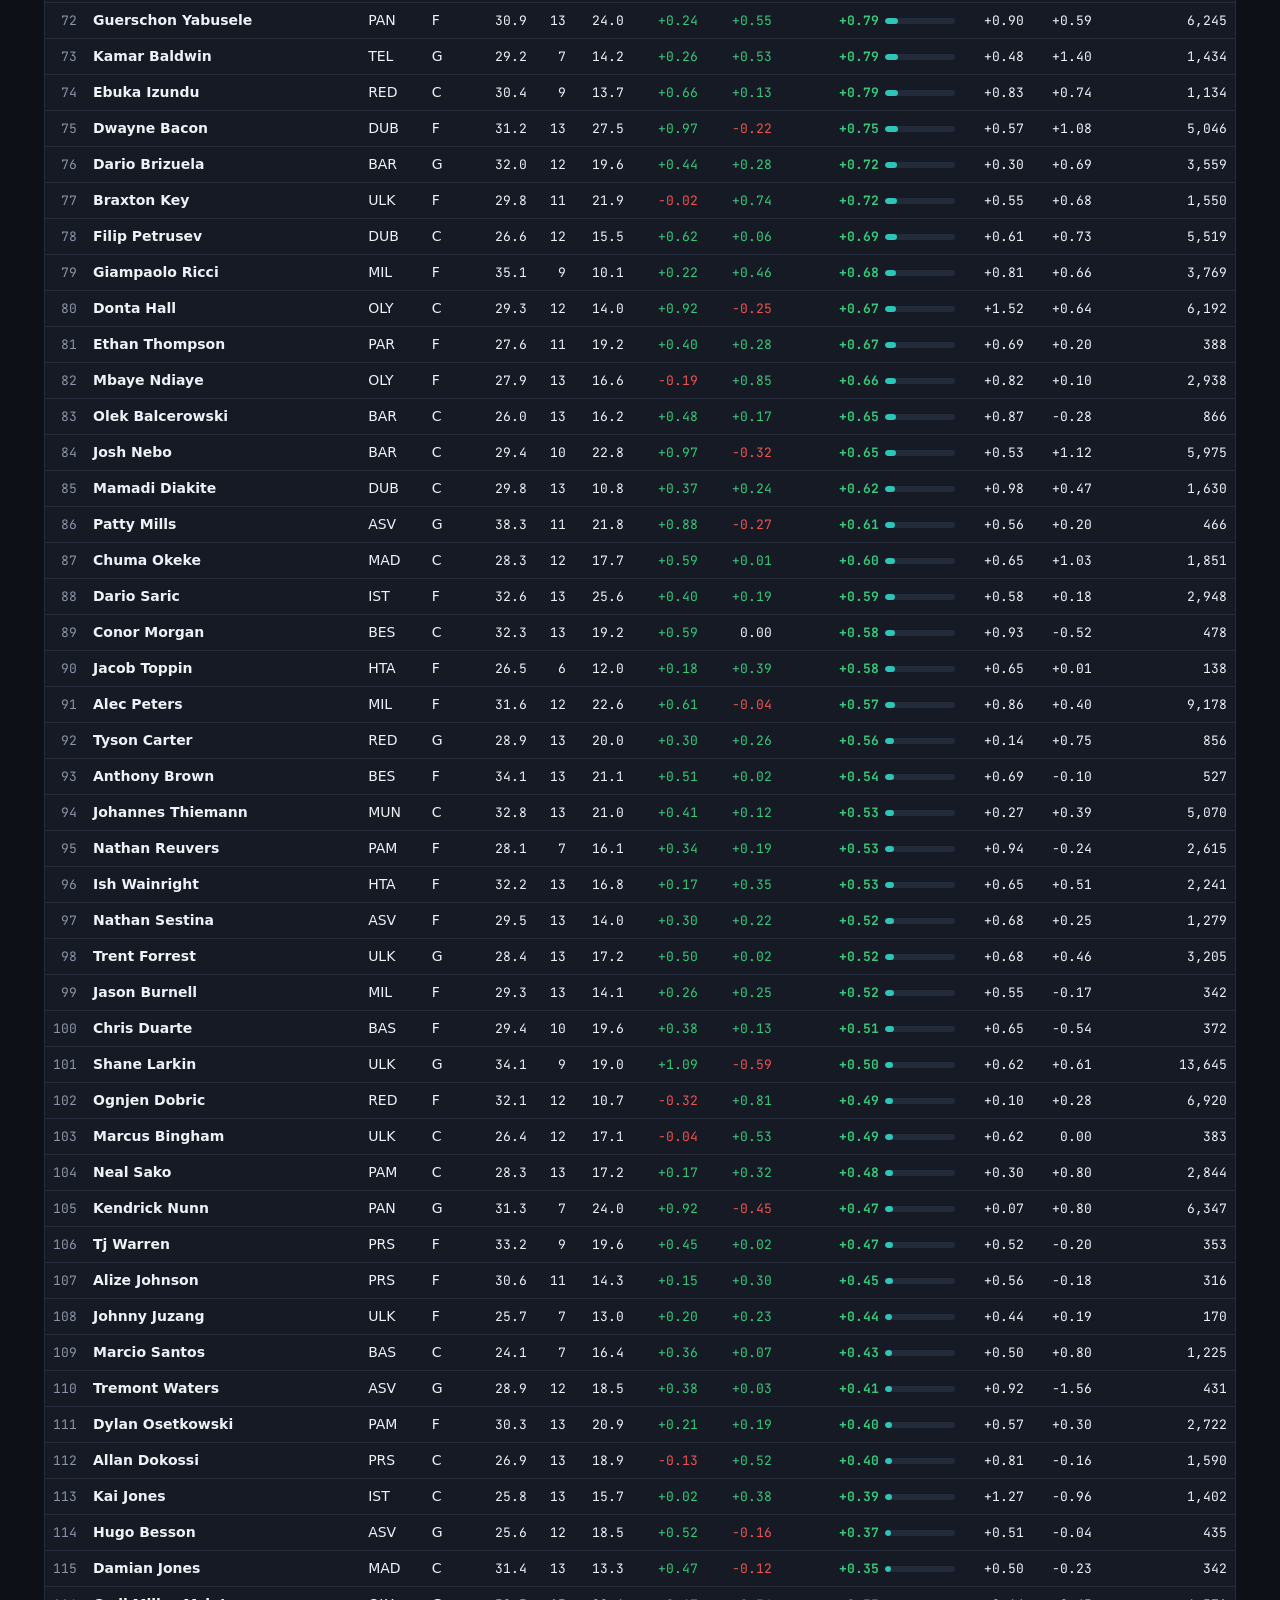
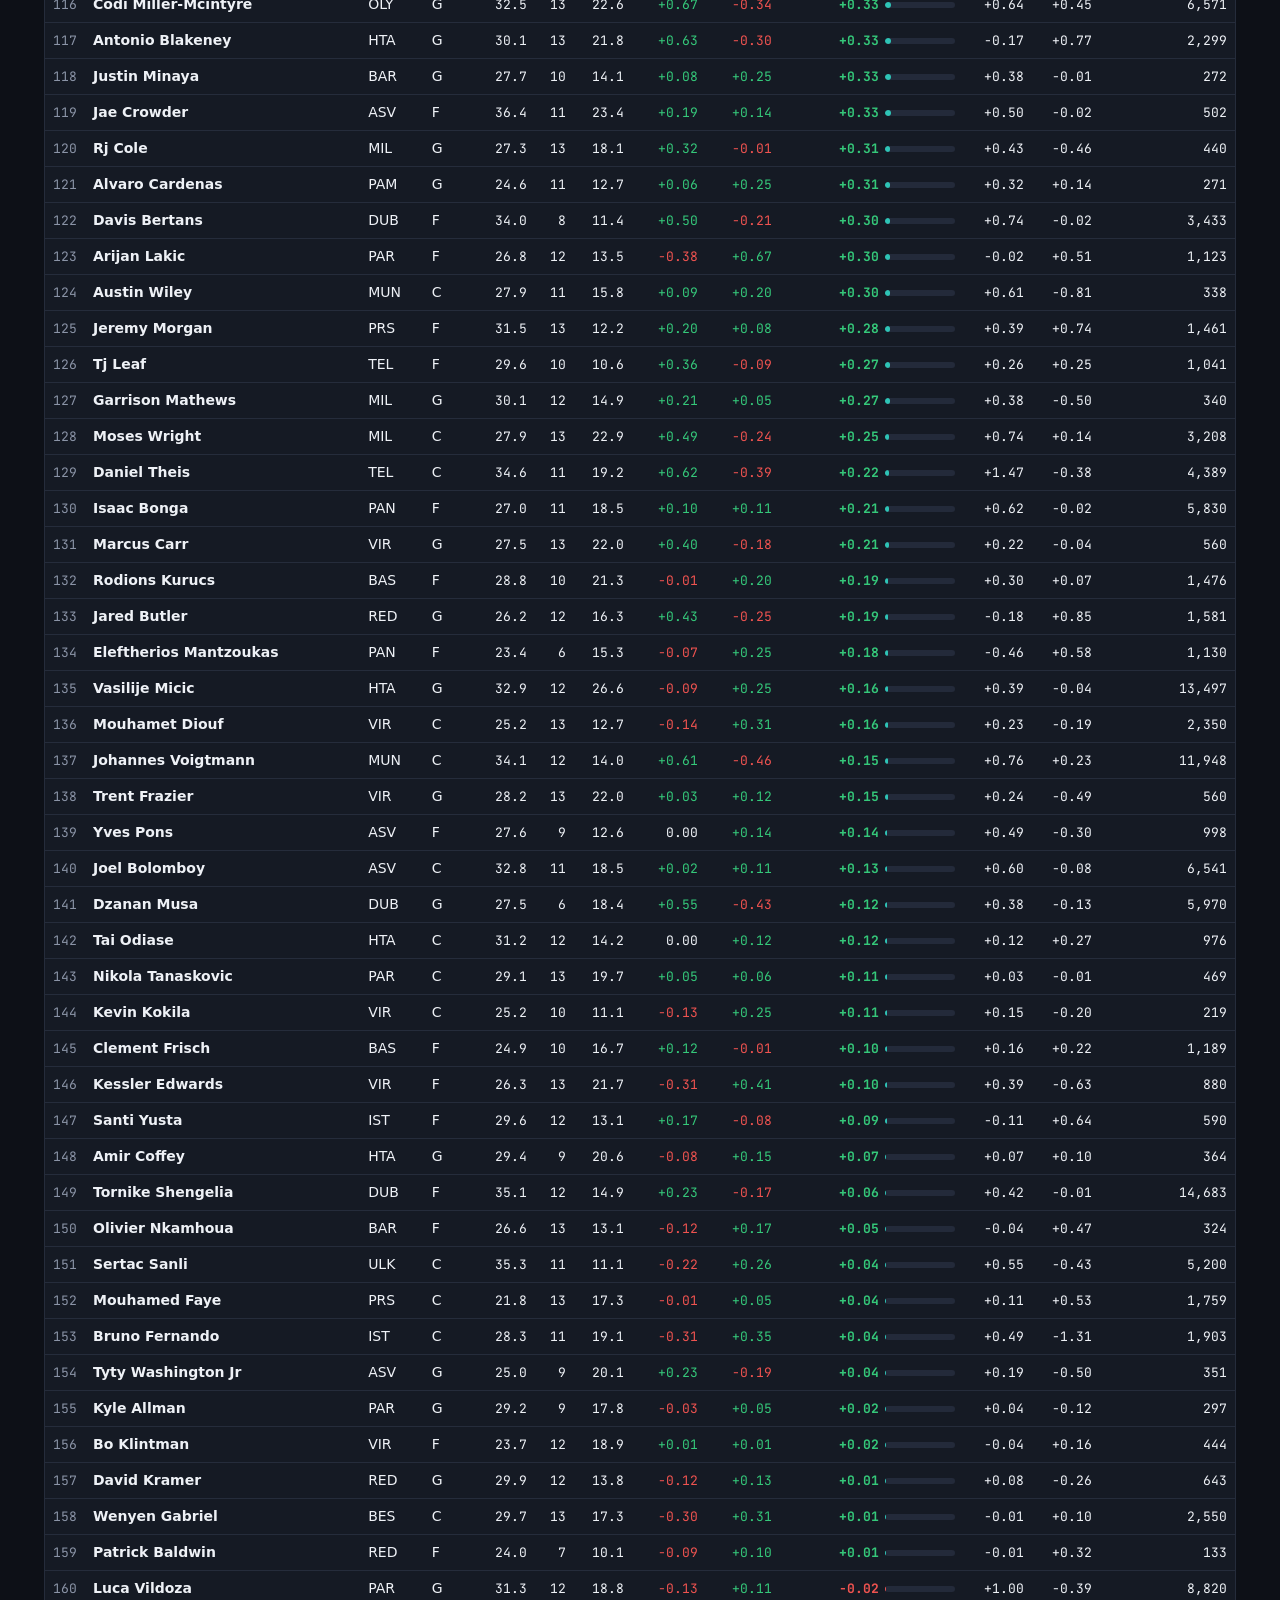
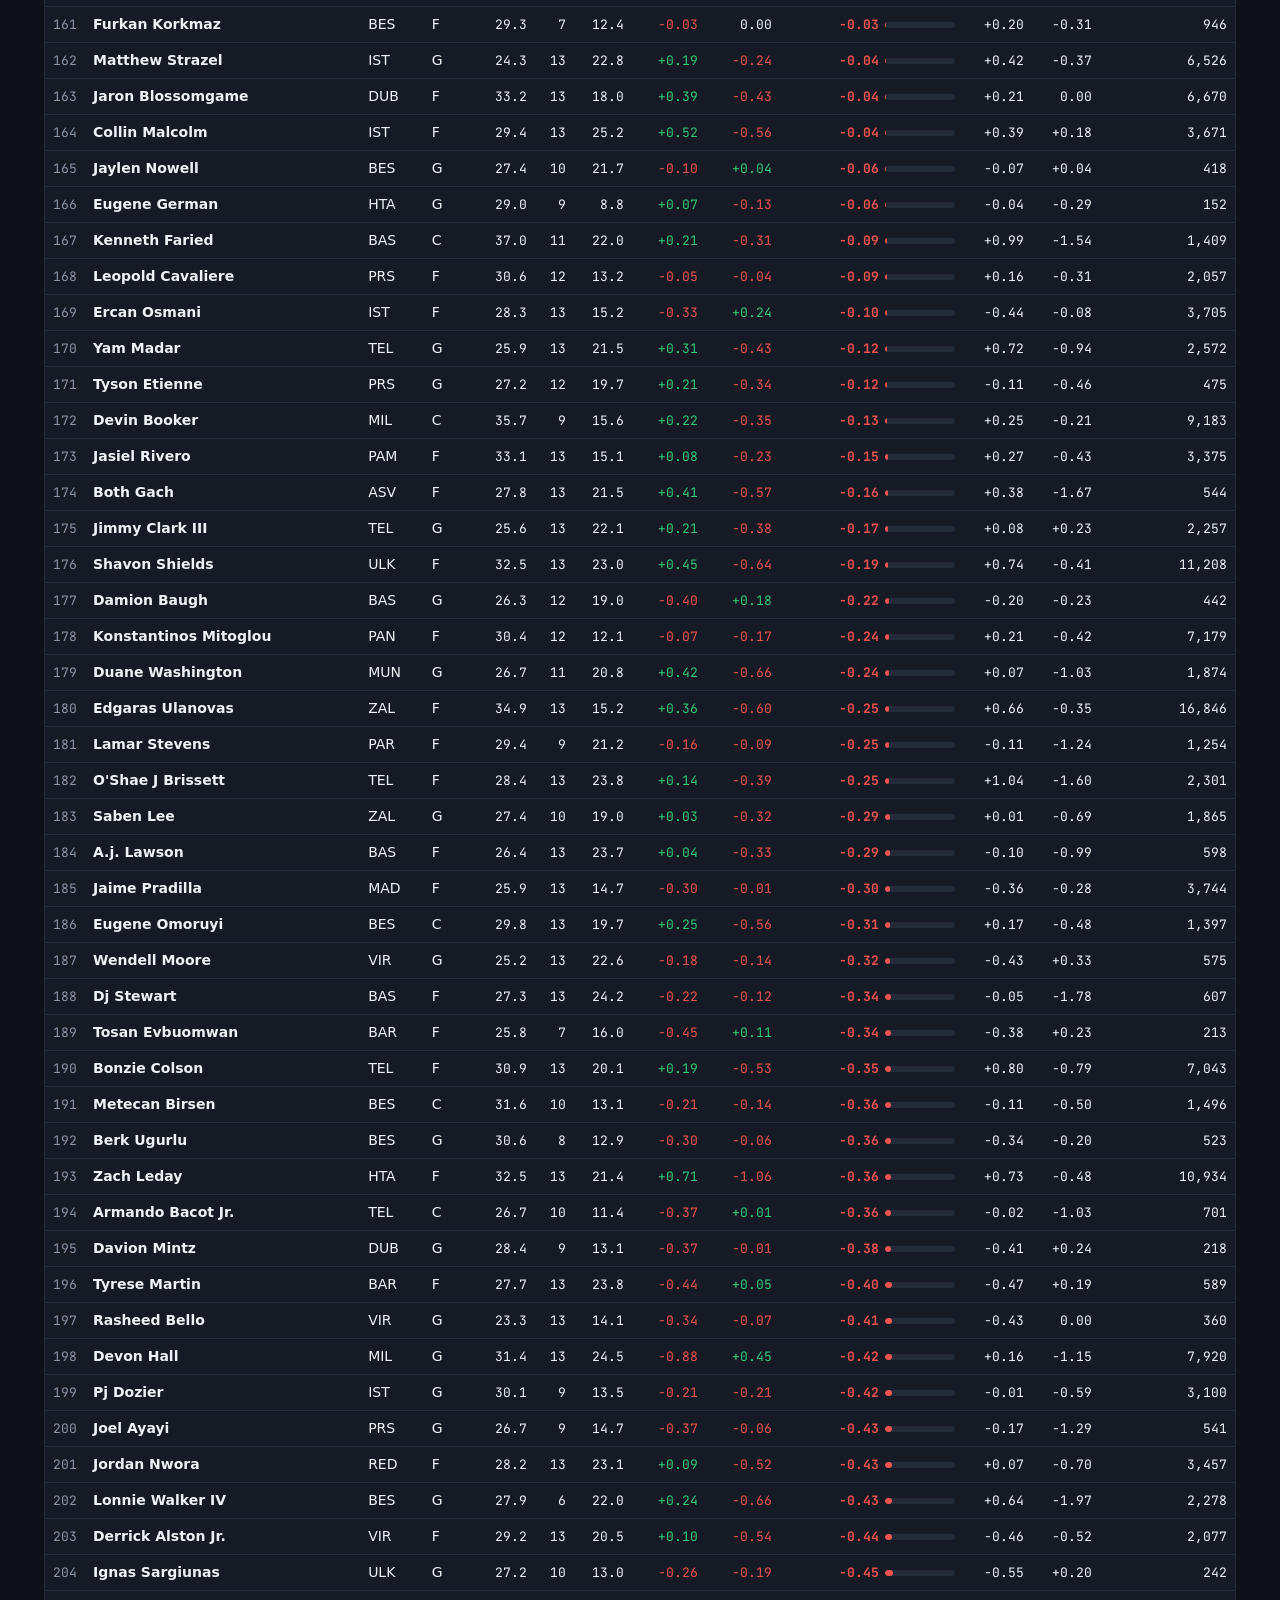
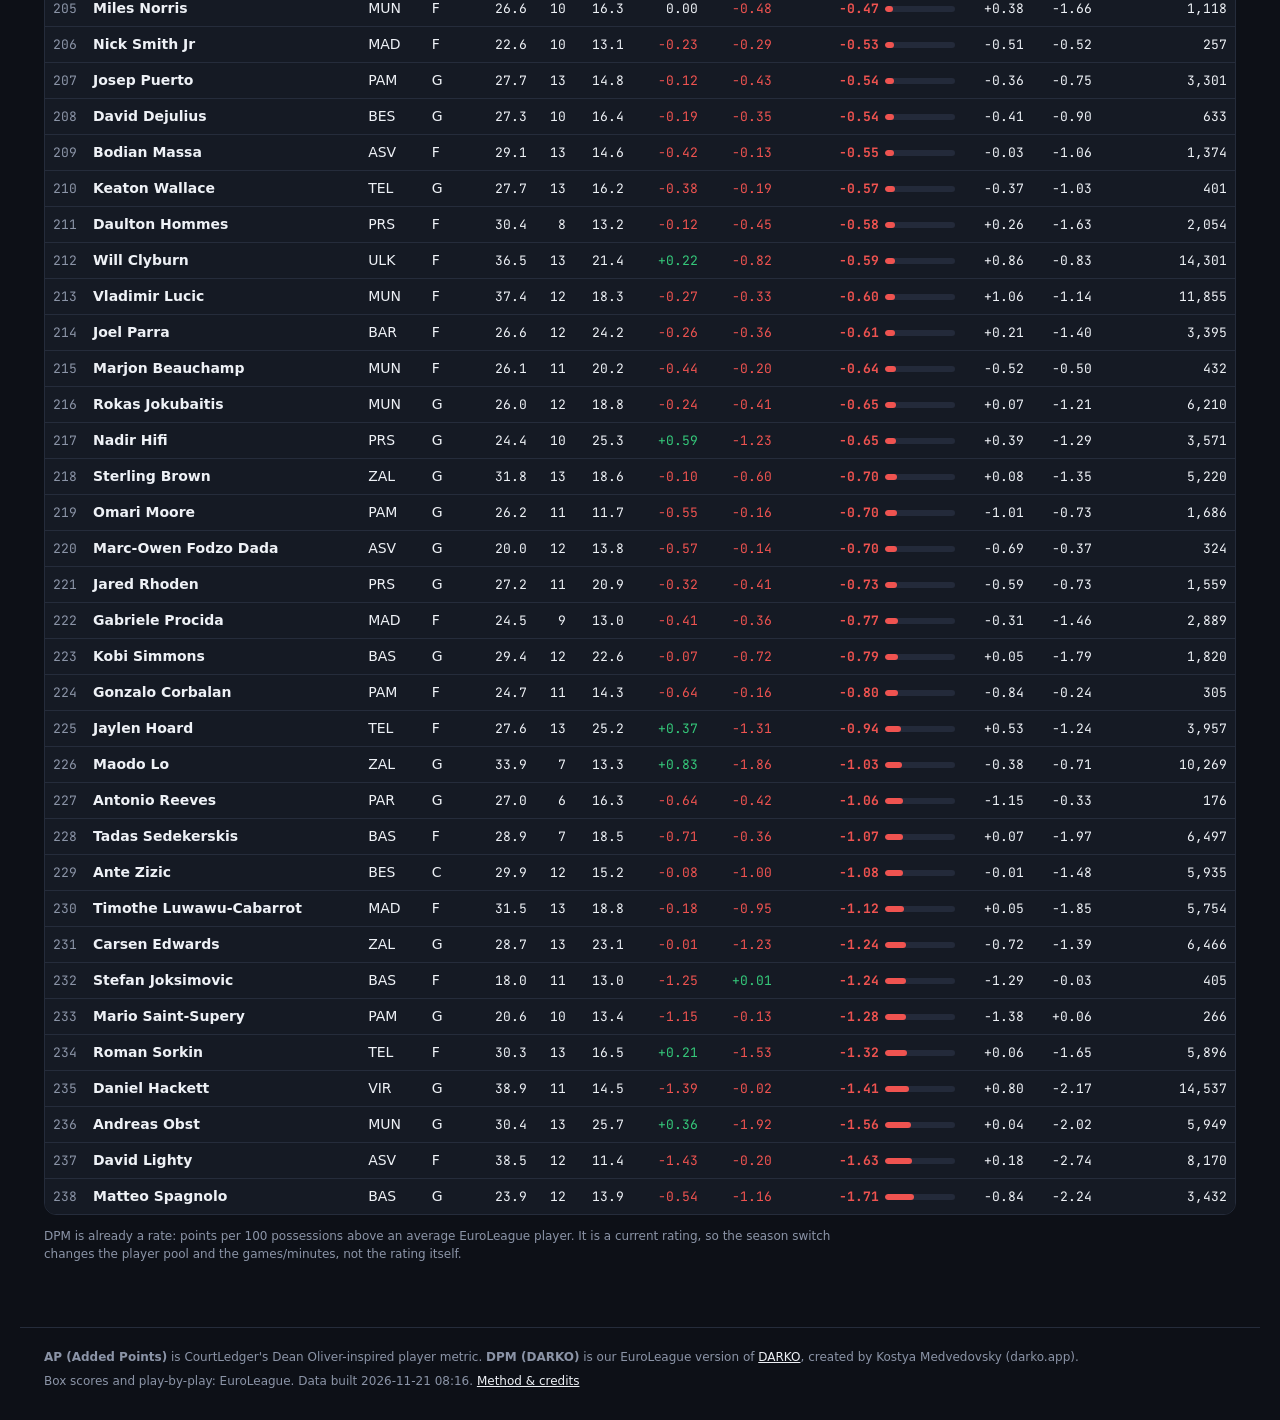
<file: dpm.html>
<!doctype html><html lang="en"><head><meta charset="utf-8"><meta name="viewport" content="width=device-width,initial-scale=1">
<title>DPM (DARKO) rankings · CourtLedger</title>
<meta name="description" content="CourtLedger: EuroLeague player rankings by AP (Added Points) and DPM (DARKO).">
<link rel="icon" href="favicon.svg" type="image/svg+xml">
<link rel="preconnect" href="https://fonts.googleapis.com"><link rel="preconnect" href="https://fonts.gstatic.com" crossorigin>
<link href="https://fonts.googleapis.com/css2?family=Archivo:wght@400;600;800;900&family=JetBrains+Mono:wght@400;700&display=swap" rel="stylesheet">
<link rel="stylesheet" href="style.css"></head>
<body data-page="dpm">
<header class="top"><div class="topin">
<a class="brand" href="index.html"><span class="mark">±</span><span>Court<b>Ledger</b></span></a>
<nav class="main">
 <a href="index.html" data-p="index" class="pri"><i>01</i>AP<span class="long"> (Added Points) Rankings</span></a>
 <a href="dpm.html" data-p="dpm" class="pri"><i>02</i>DPM<span class="long"> (DARKO) Rankings</span></a>
 <details class="more"><summary>More</summary><div class="menu">
  <div class="grp"><b>Players</b><a href="player.html" data-p="player">Player dashboard</a><a href="stats.html" data-p="stats">Stats &amp; scatter plots</a><a href="trends.html" data-p="trends">Trends</a><a href="pvp.html" data-p="pvp">Head-to-head</a></div>
  <div class="grp"><b>Teams &amp; games</b><a href="teams.html" data-p="teams">Teams</a><a href="games.html" data-p="games">Game logs</a><a href="lineups.html" data-p="lineups">Lineups &amp; WOWY</a></div>
  <div class="grp"><b>Other competitions</b><a href="eurocup.html" data-p="eurocup">EuroCup DPM (DARKO)</a><a href="bcl.html" data-p="bcl">Champions League DPM (DARKO)</a></div>
  <div class="grp"><b>About</b><a href="method.html" data-p="method">Method &amp; credits</a></div>
 </div></details>
</nav>
<label class="comp">Season <select id="comp"></select></label>
</div></header>
<main><section class="hero rk-hero dpmh"><div class="kicker">Ranking 02</div>
<h1>DPM (DARKO) <em>rankings</em></h1>
<p>DPM (DARKO) is our EuroLeague version of <a href="https://www.darko.app/about">DARKO</a>, the Daily Plus-Minus model created by Kostya Medvedovsky. It is a forward-looking rating: how many points per 100 possessions a player is expected to add over an average EuroLeague player. Box-score production and lineup results from every EuroLeague game since 2007-08 feed into it, and recent games count most.</p>
<div class="duo">
 <a class="duo-card ap" href="index.html"><span class="num">01</span><span class="t">AP (Added Points) <small>AP · O-AP · D-AP</small></span><span class="fresh" data-fresh="ap"></span></a>
 <a class="duo-card dpm on" href="dpm.html"><span class="num">02</span><span class="t">DPM (DARKO) <small>O-DPM · D-DPM</small></span><span class="fresh" data-fresh="dpm"></span></a>
</div></section>
<section class="board" id="board" data-board="dpm"></section>
</main>
<footer><div><b>AP (Added Points)</b> is CourtLedger's Dean Oliver-inspired player metric. <b>DPM (DARKO)</b> is our EuroLeague version of <a href="https://www.darko.app/about">DARKO</a>, created by Kostya Medvedovsky (darko.app).</div>
<div>Box scores and play-by-play: EuroLeague. Data built <span id="built"></span>. <a href="method.html">Method &amp; credits</a></div></footer>
<script src="data/rank.js"></script><script src="data/index.js"></script><script src="rank.js"></script></body></html>
</file>
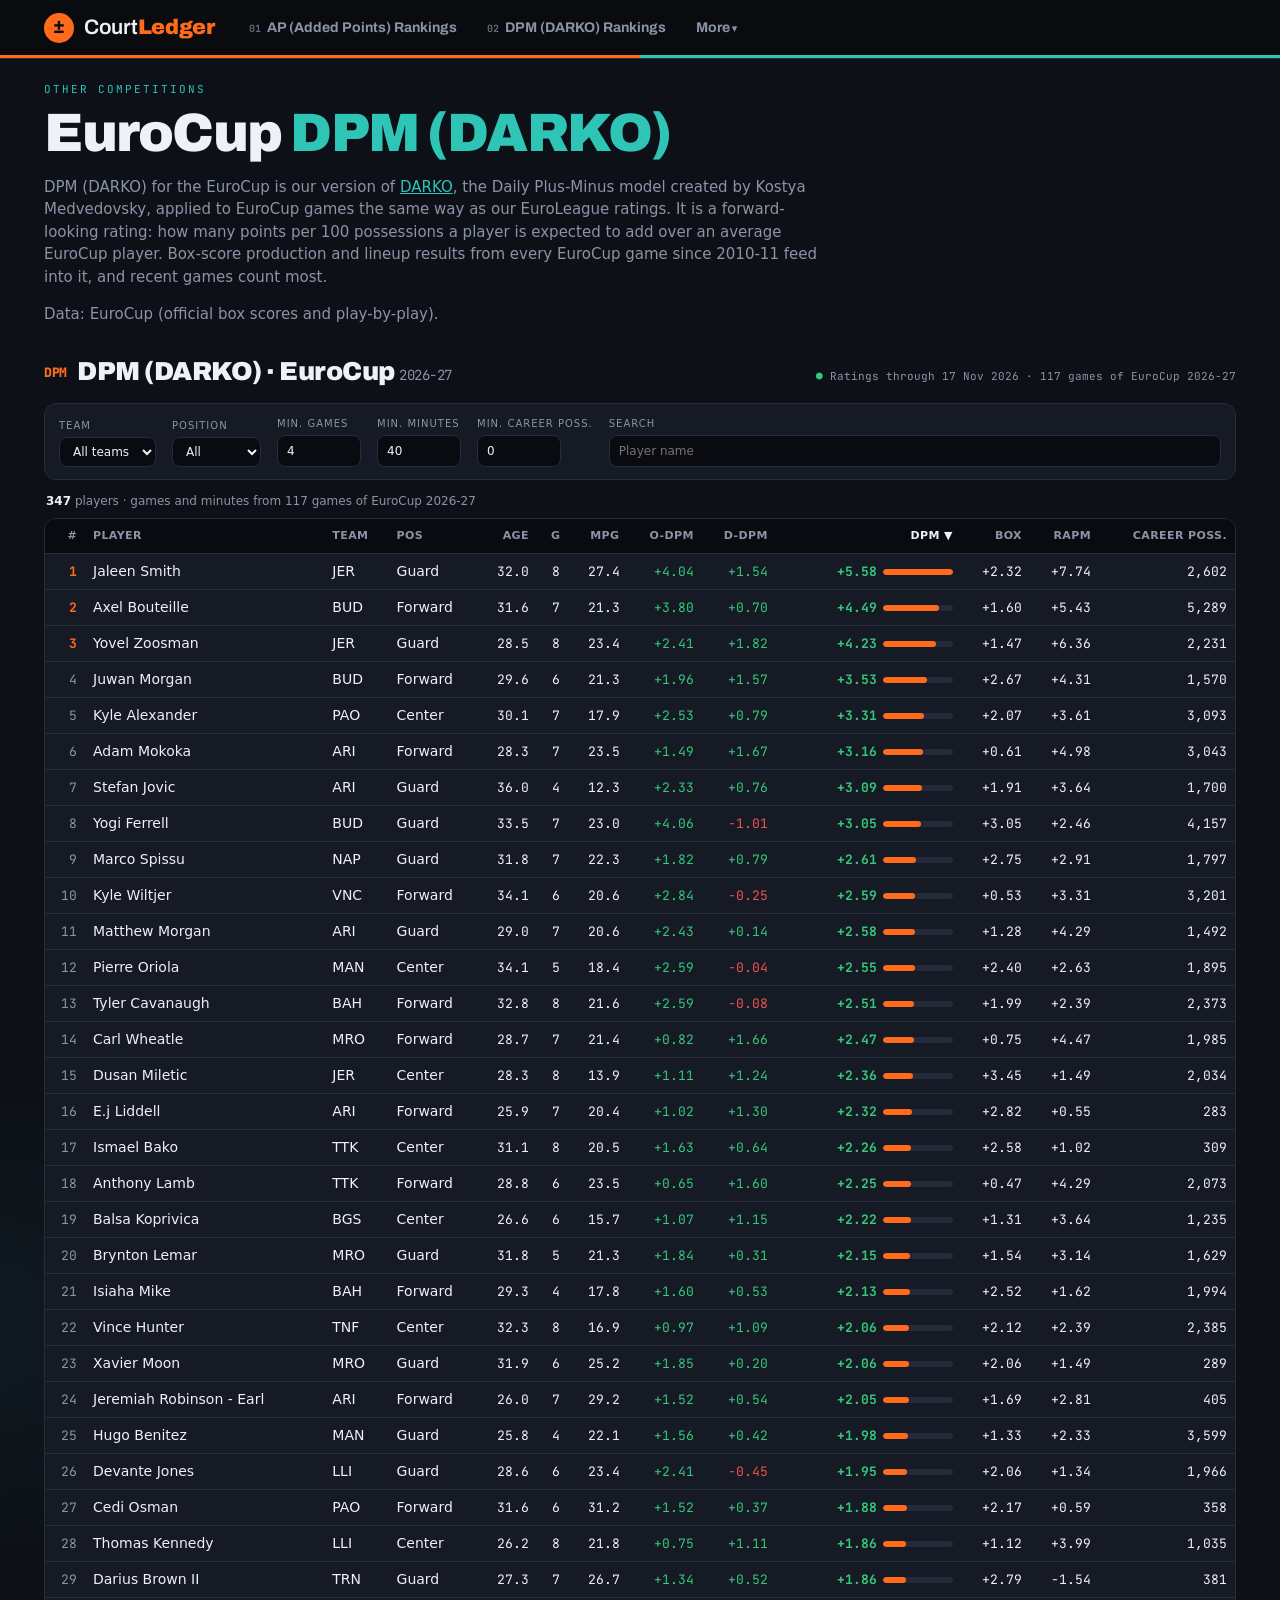
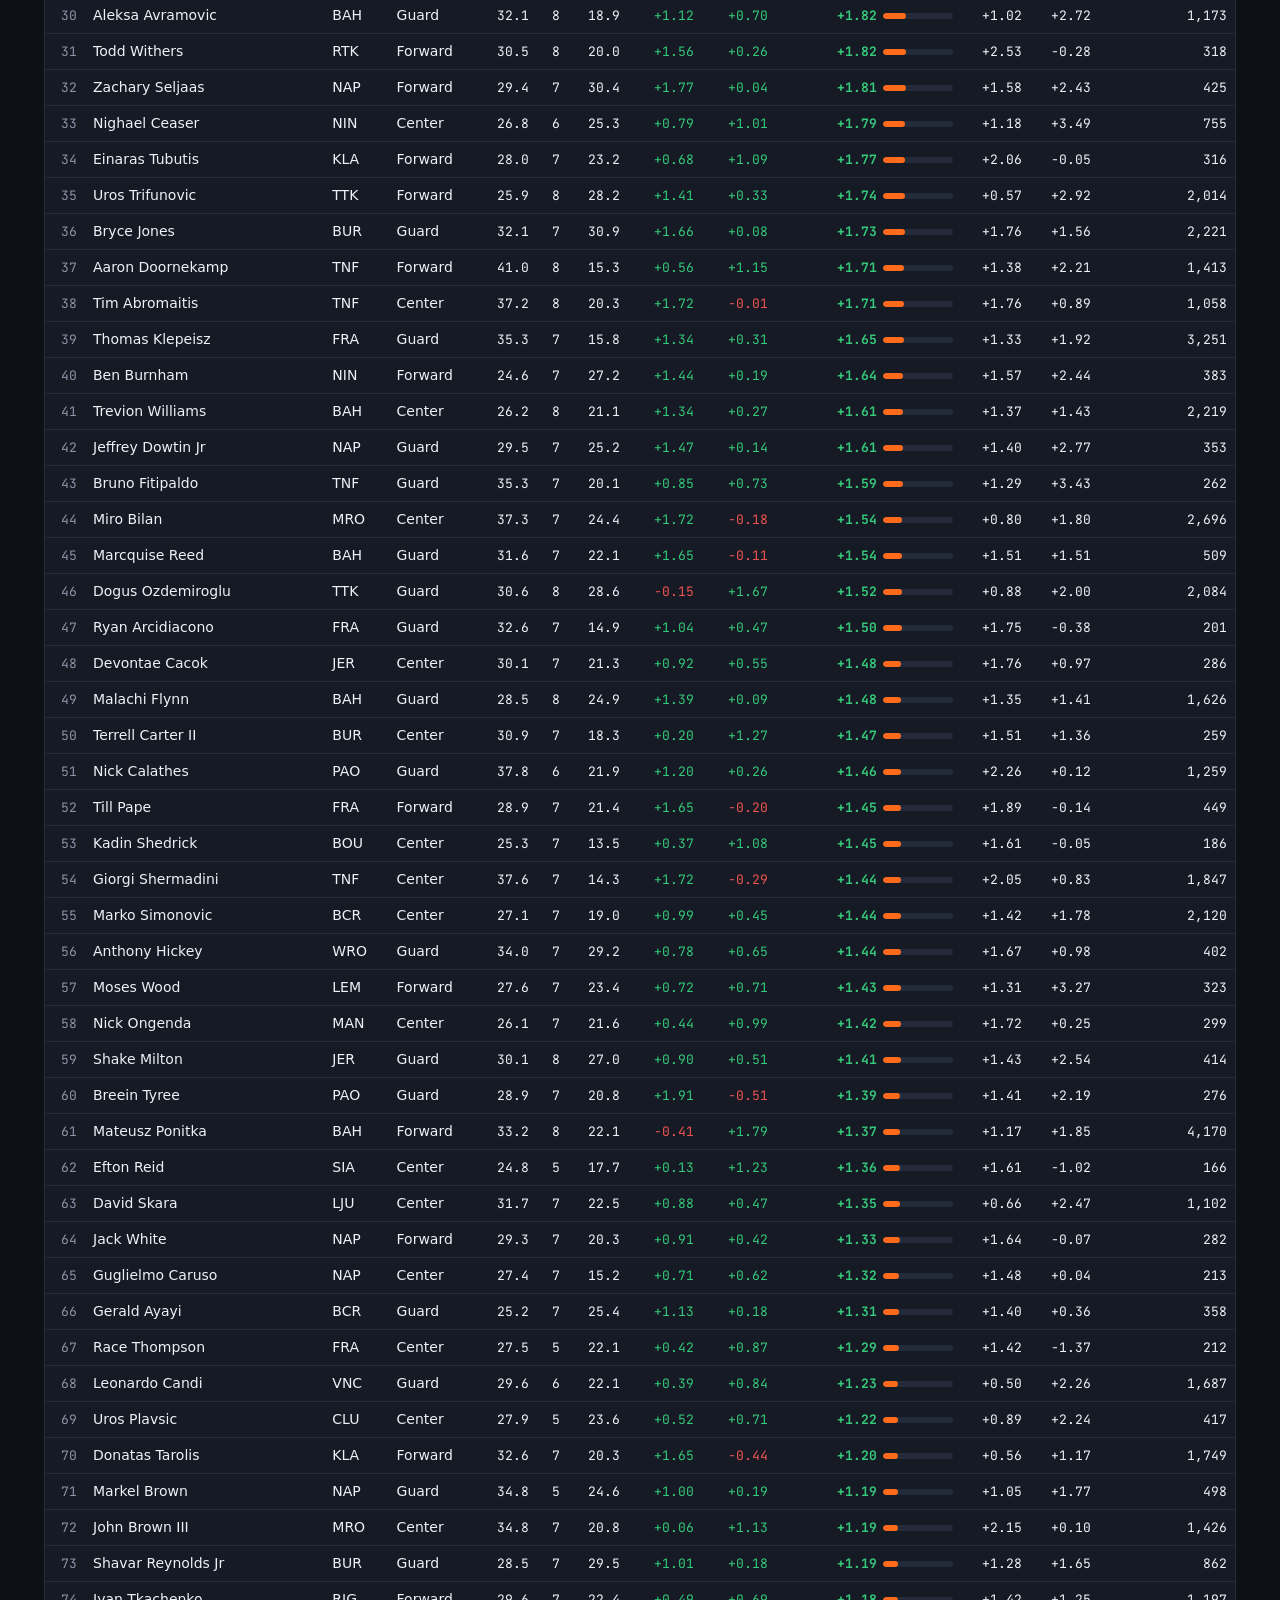
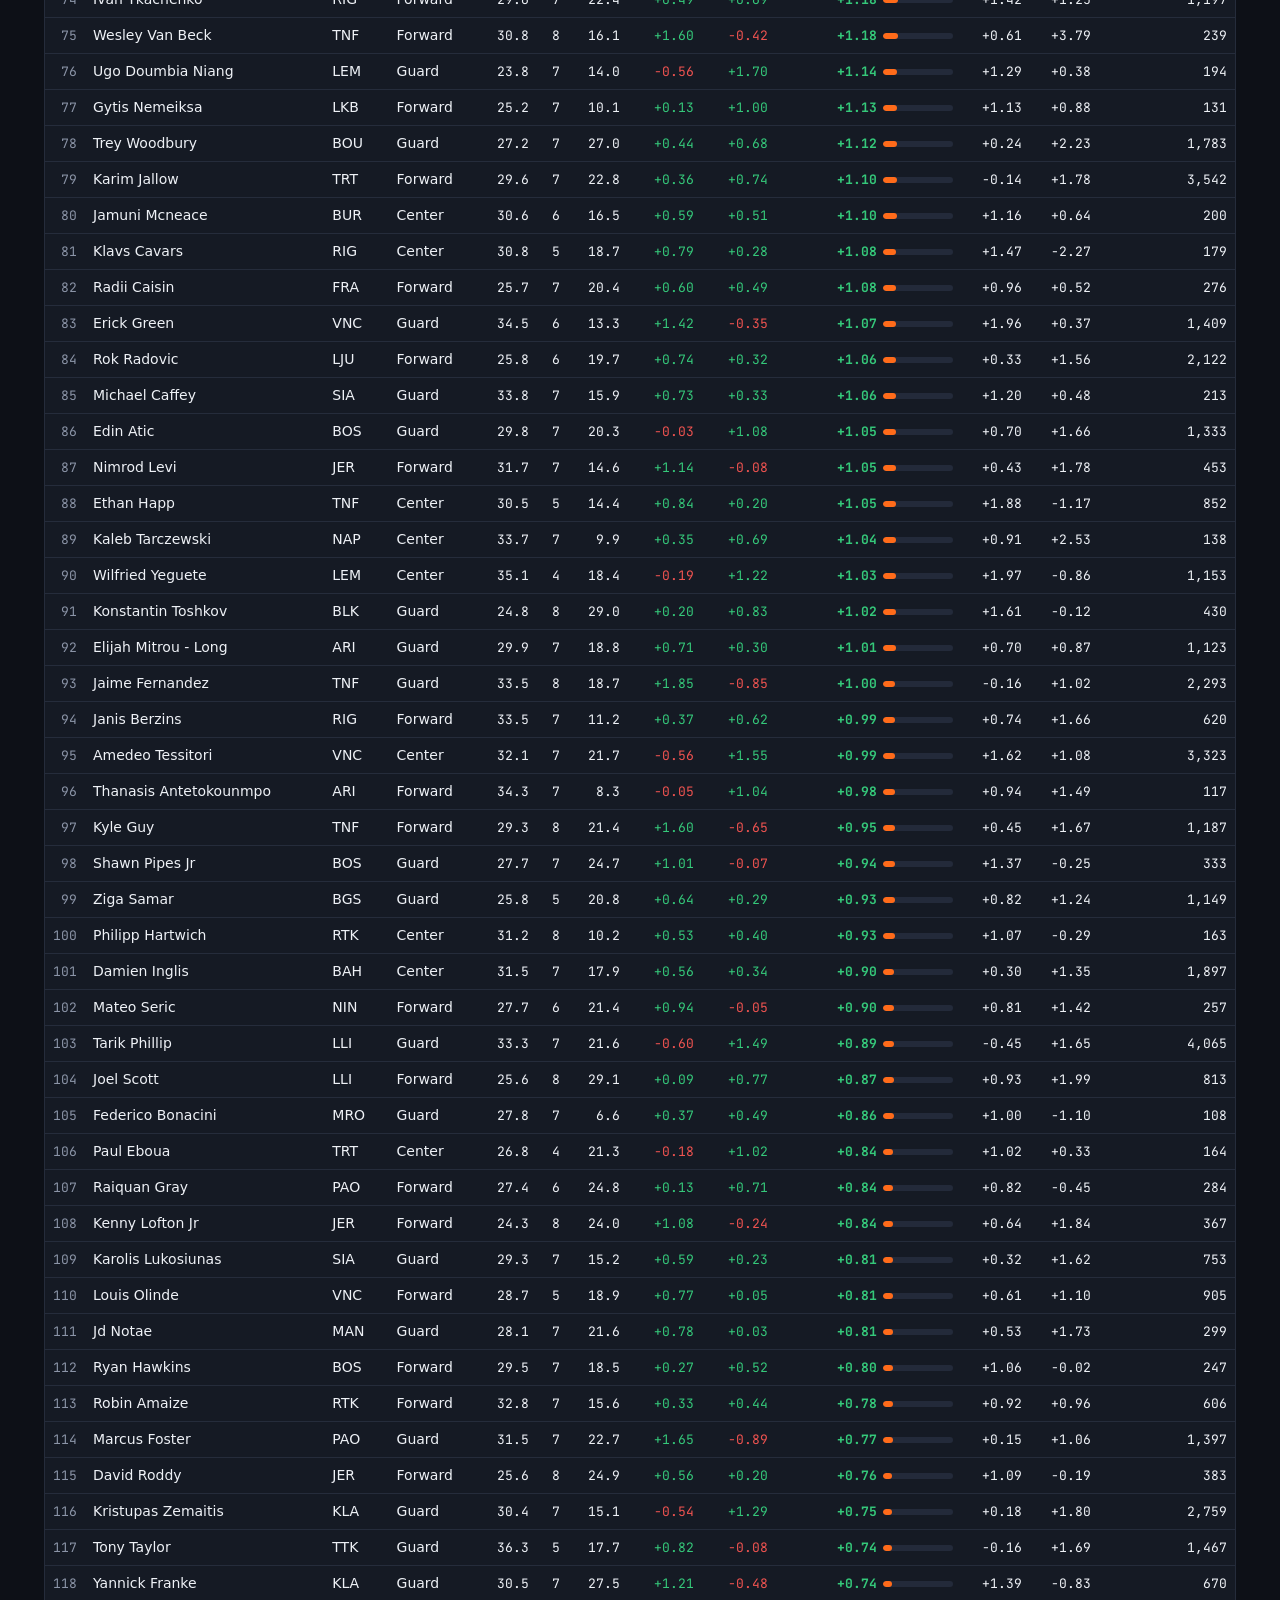
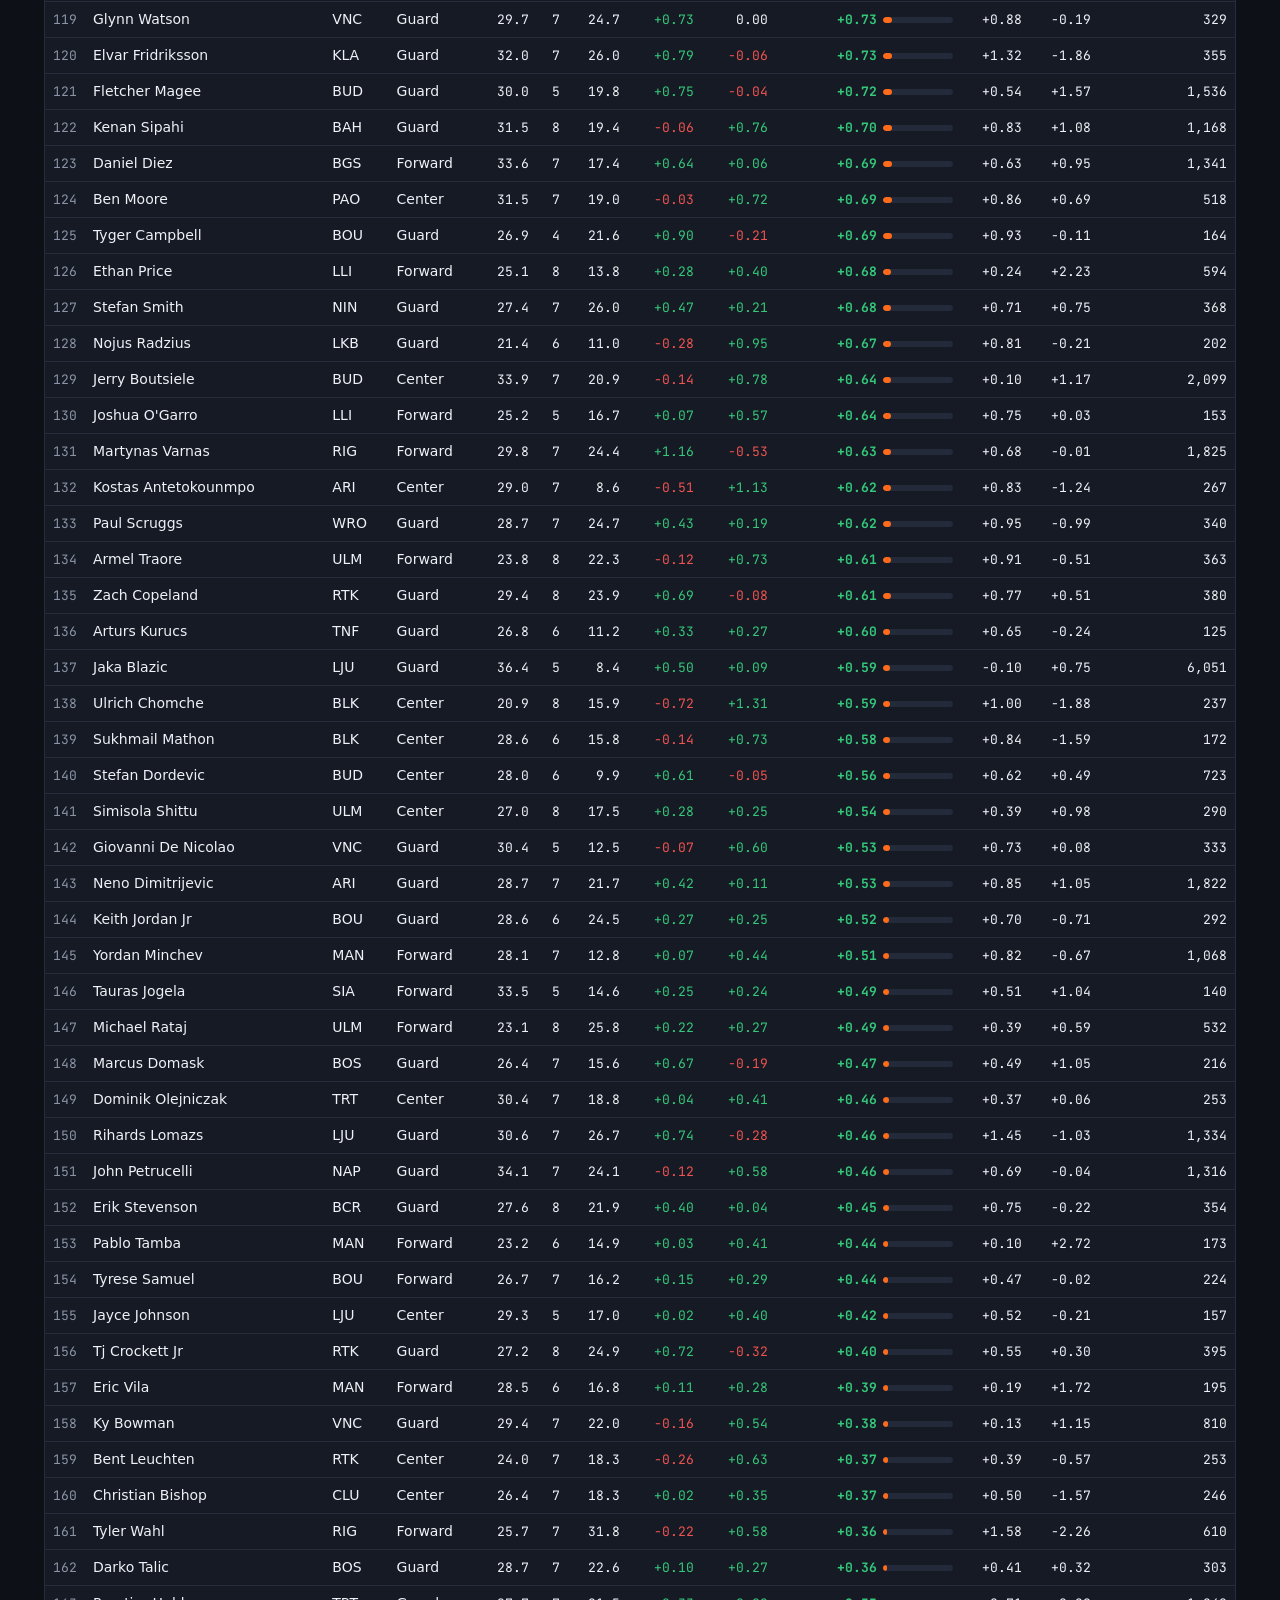
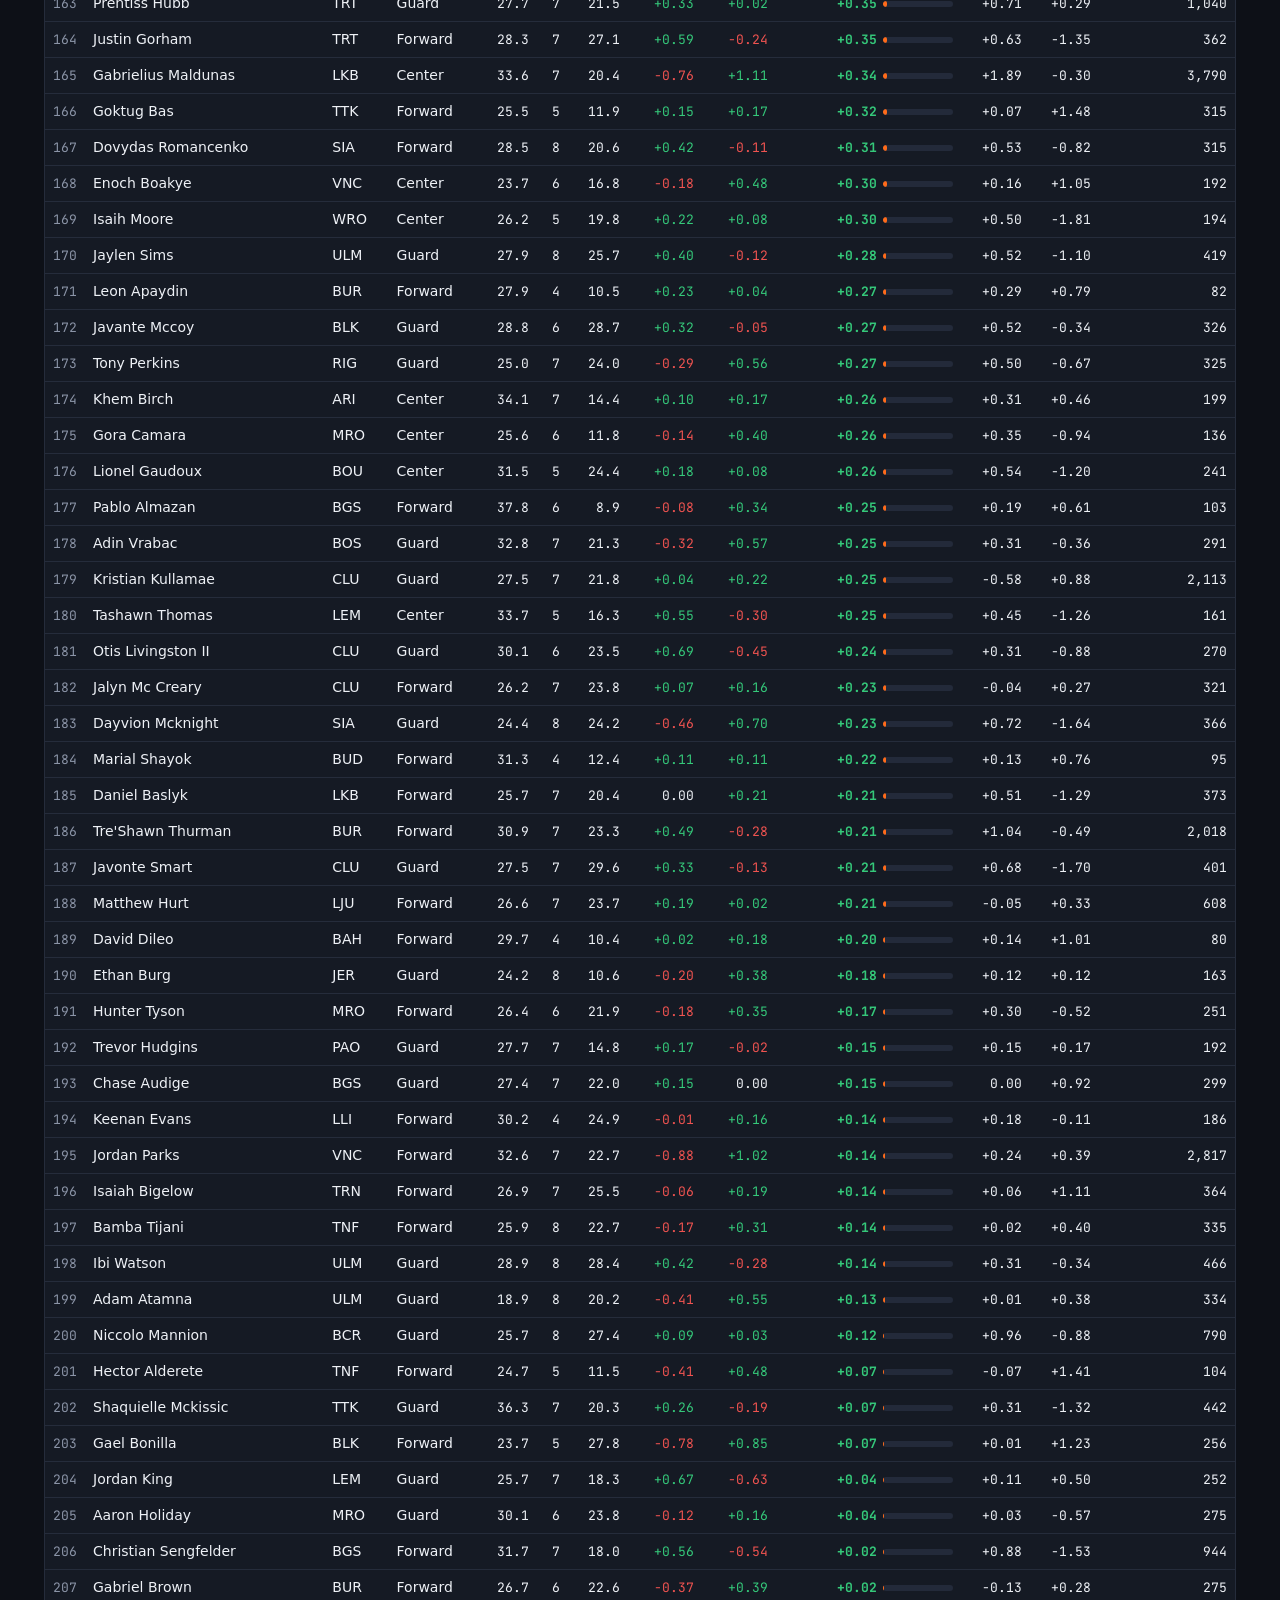
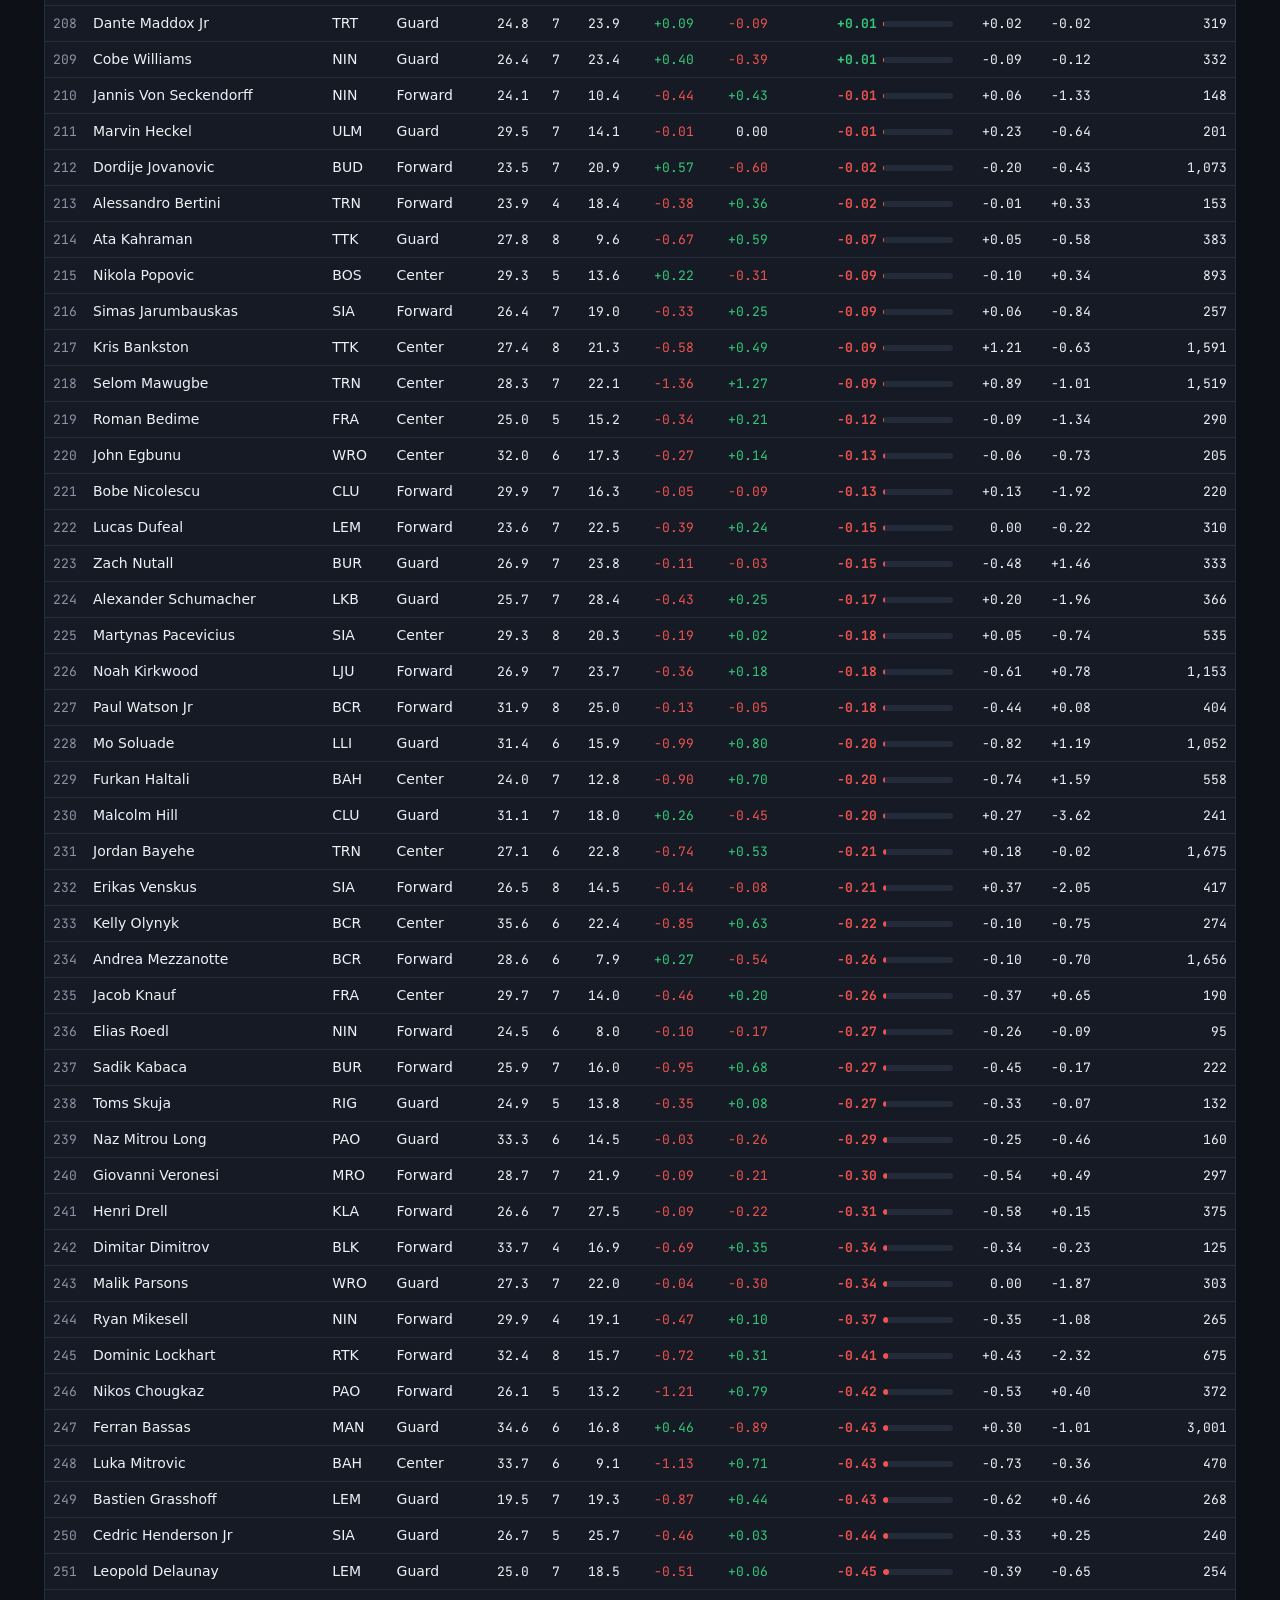
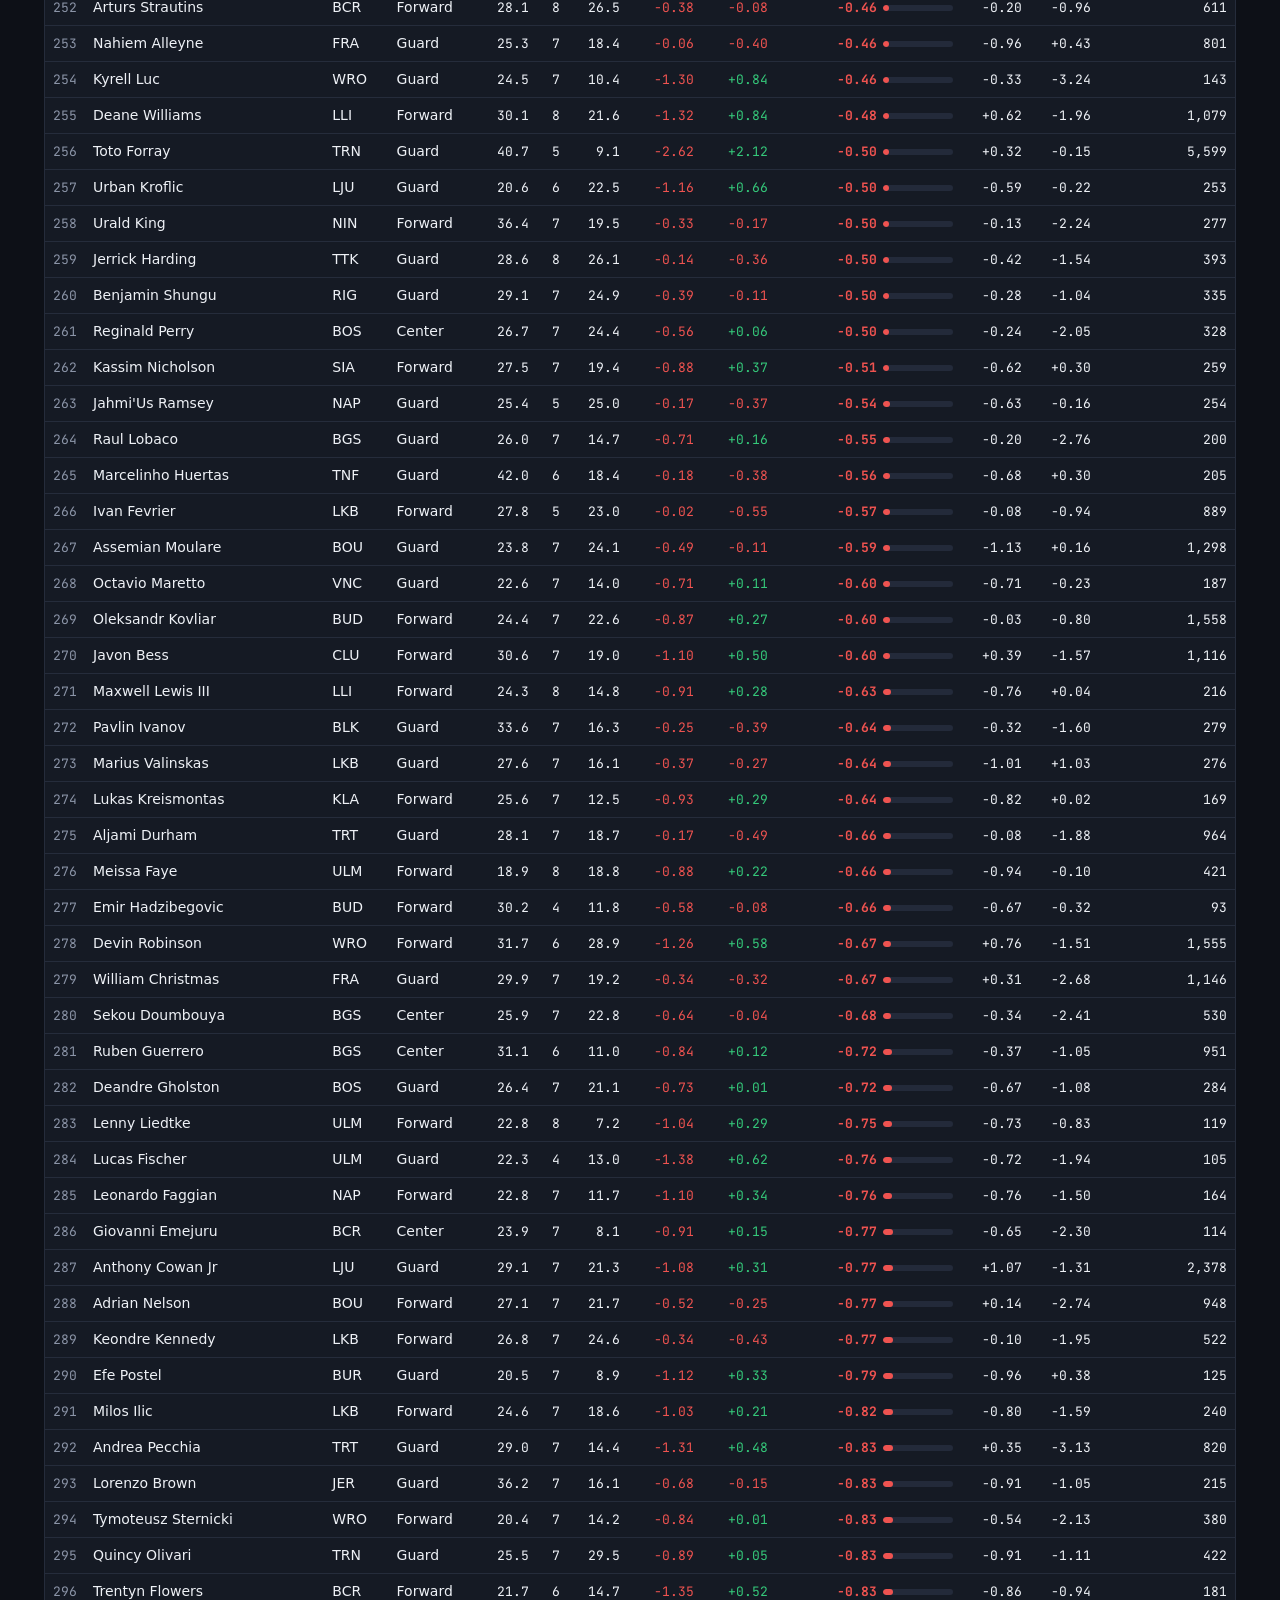
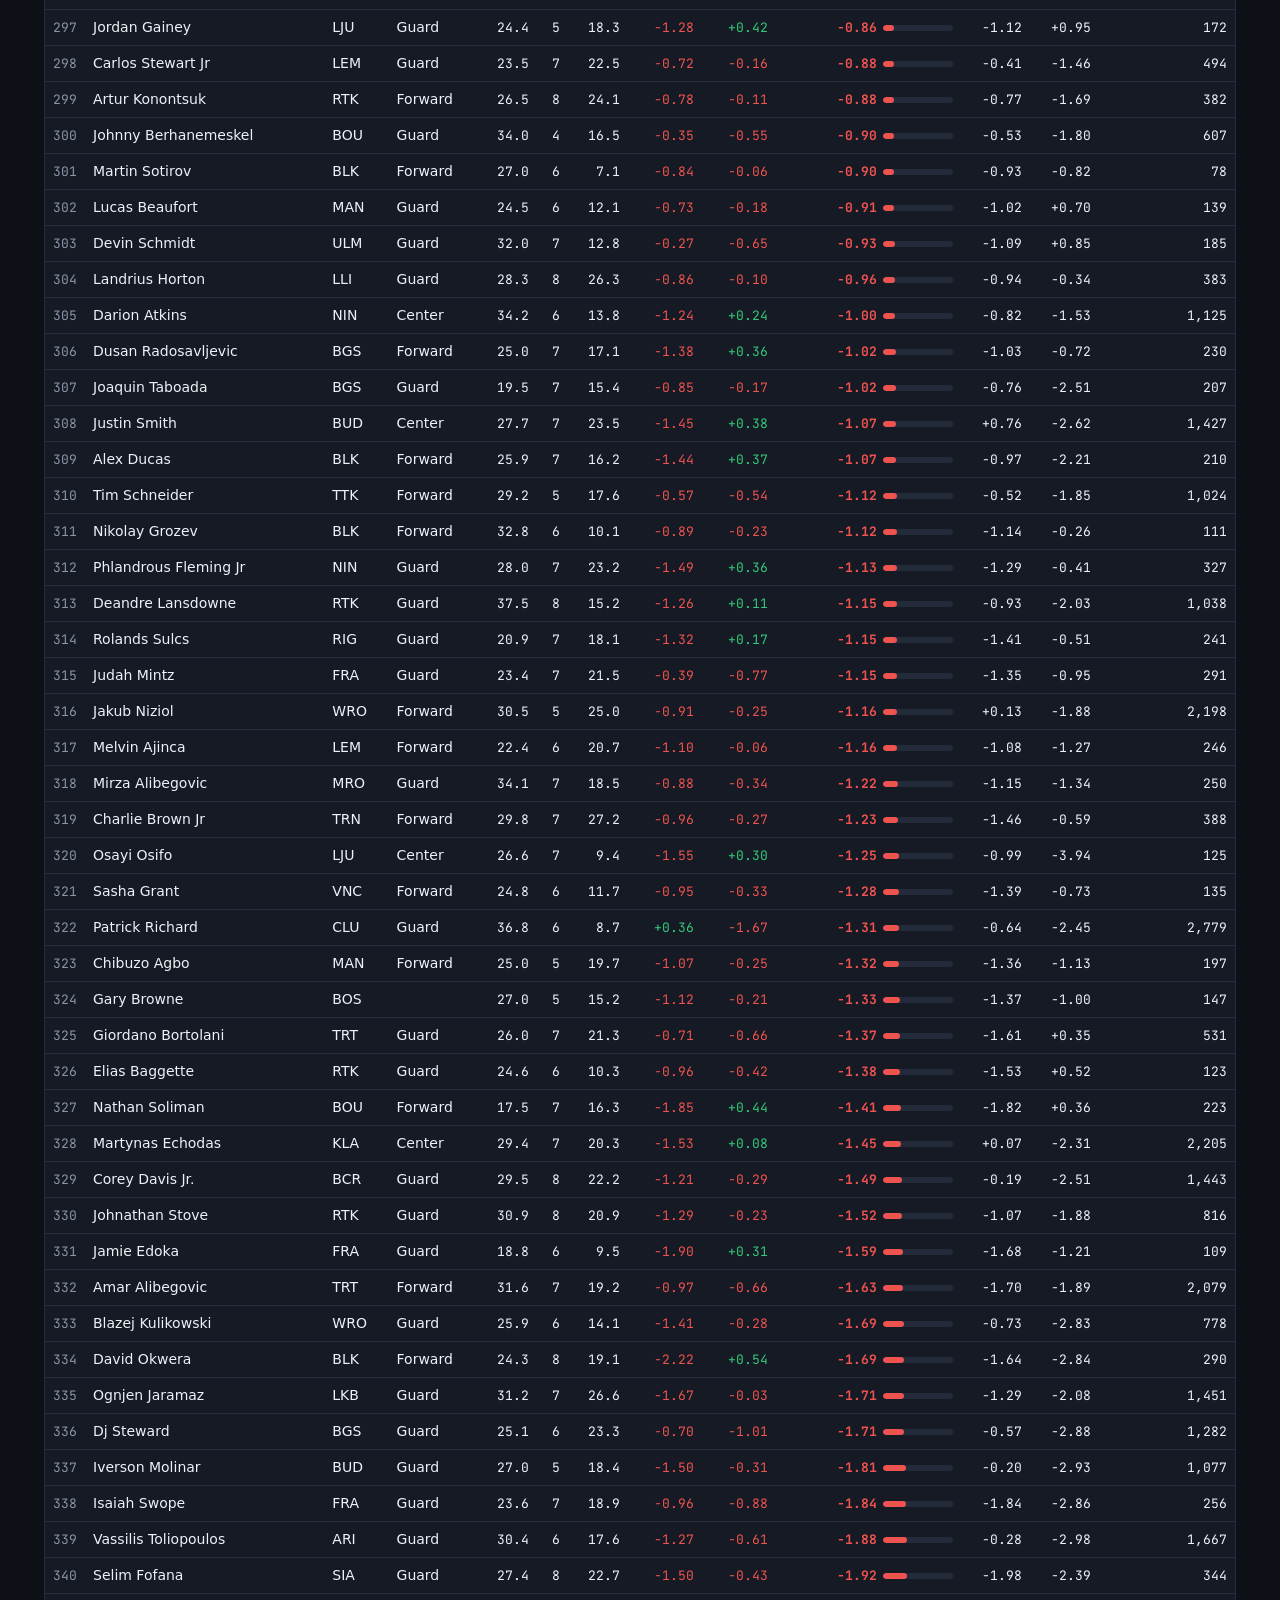
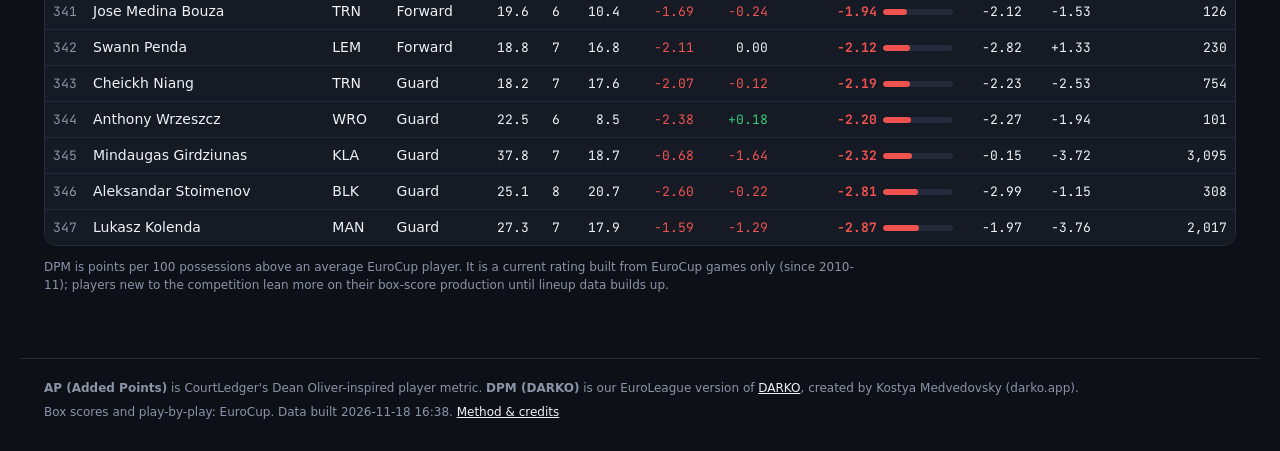
<file: eurocup.html>
<!doctype html><html lang="en"><head><meta charset="utf-8"><meta name="viewport" content="width=device-width,initial-scale=1">
<title>EuroCup DPM (DARKO) · CourtLedger</title>
<meta name="description" content="CourtLedger: EuroLeague player rankings by AP (Added Points) and DPM (DARKO).">
<link rel="icon" href="favicon.svg" type="image/svg+xml">
<link rel="preconnect" href="https://fonts.googleapis.com"><link rel="preconnect" href="https://fonts.gstatic.com" crossorigin>
<link href="https://fonts.googleapis.com/css2?family=Archivo:wght@400;600;800;900&family=JetBrains+Mono:wght@400;700&display=swap" rel="stylesheet">
<link rel="stylesheet" href="style.css"></head>
<body data-page="eurocup">
<header class="top"><div class="topin">
<a class="brand" href="index.html"><span class="mark">±</span><span>Court<b>Ledger</b></span></a>
<nav class="main">
 <a href="index.html" data-p="index" class="pri"><i>01</i>AP<span class="long"> (Added Points) Rankings</span></a>
 <a href="dpm.html" data-p="dpm" class="pri"><i>02</i>DPM<span class="long"> (DARKO) Rankings</span></a>
 <details class="more"><summary>More</summary><div class="menu">
  <div class="grp"><b>Players</b><a href="player.html" data-p="player">Player dashboard</a><a href="stats.html" data-p="stats">Stats &amp; scatter plots</a><a href="trends.html" data-p="trends">Trends</a><a href="pvp.html" data-p="pvp">Head-to-head</a></div>
  <div class="grp"><b>Teams &amp; games</b><a href="teams.html" data-p="teams">Teams</a><a href="games.html" data-p="games">Game logs</a><a href="lineups.html" data-p="lineups">Lineups &amp; WOWY</a></div>
  <div class="grp"><b>Other competitions</b><a href="eurocup.html" data-p="eurocup">EuroCup DPM (DARKO)</a><a href="bcl.html" data-p="bcl">Champions League DPM (DARKO)</a></div>
  <div class="grp"><b>About</b><a href="method.html" data-p="method">Method &amp; credits</a></div>
 </div></details>
</nav>
<label class="comp">Season <select id="comp"></select></label>
</div></header>
<main><section class="hero rk-hero dpmh"><div class="kicker">Other competitions</div>
<h1>EuroCup <em>DPM (DARKO)</em></h1>
<p>DPM (DARKO) for the EuroCup is our version of <a href="https://www.darko.app/about">DARKO</a>, the Daily Plus-Minus model created by Kostya Medvedovsky, applied to EuroCup games the same way as our EuroLeague ratings. It is a forward-looking rating: how many points per 100 possessions a player is expected to add over an average EuroCup player. Box-score production and lineup results from every EuroCup game since 2010-11 feed into it, and recent games count most.</p>
<p class="fine">Data: <span data-src></span>.</p>
</section>
<section class="board" id="board" data-board="lg" data-league="eurocup"></section>
</main>
<footer><div><b>AP (Added Points)</b> is CourtLedger's Dean Oliver-inspired player metric. <b>DPM (DARKO)</b> is our EuroLeague version of <a href="https://www.darko.app/about">DARKO</a>, created by Kostya Medvedovsky (darko.app).</div>
<div>Box scores and play-by-play: EuroCup. Data built <span id="built"></span>. <a href="method.html">Method &amp; credits</a></div></footer>
<script src="data/dpm_eurocup.js"></script><script src="leagues.js"></script></body></html>
</file>
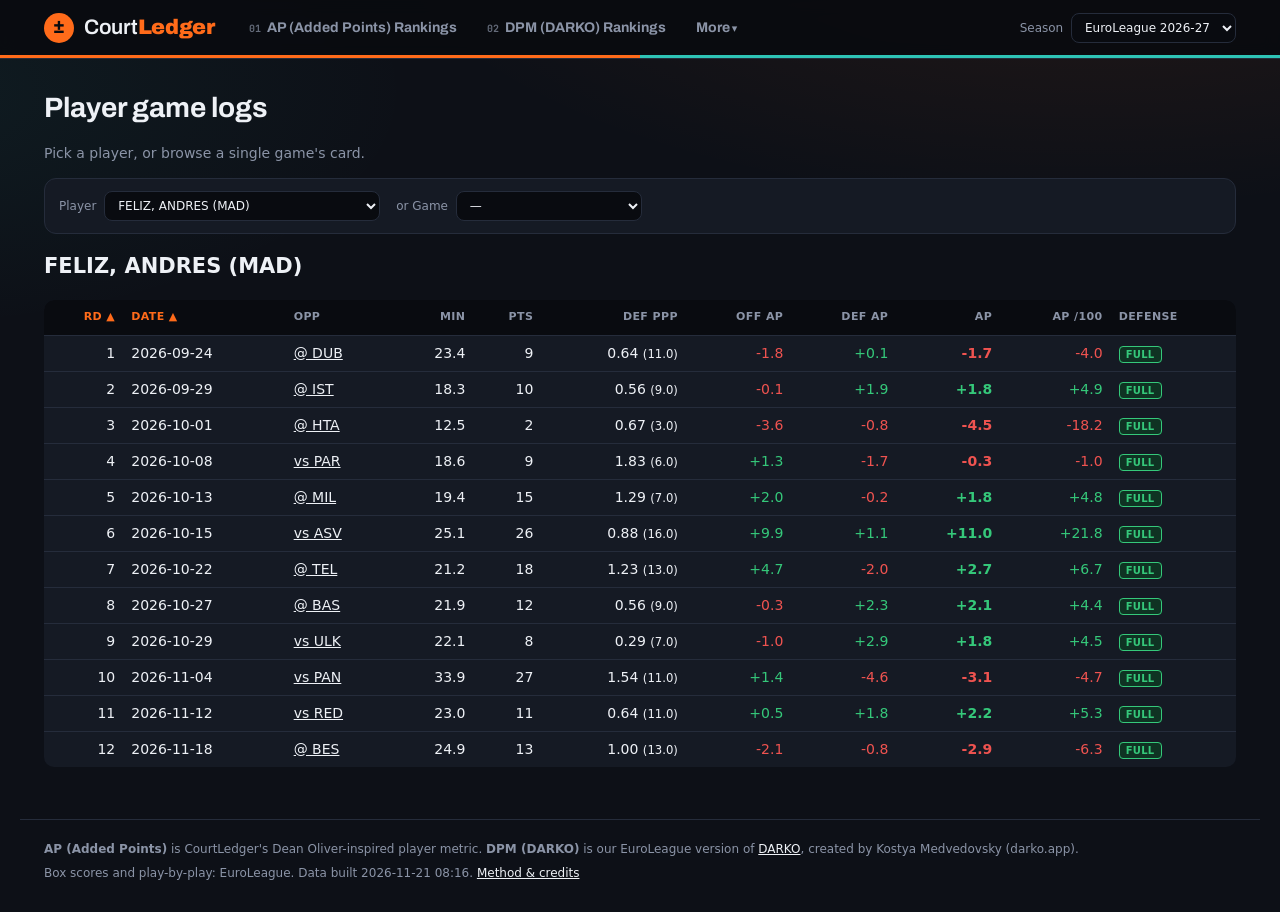
<file: games.html>
<!doctype html><html lang="en"><head><meta charset="utf-8"><meta name="viewport" content="width=device-width,initial-scale=1">
<title>Game logs · CourtLedger</title>
<meta name="description" content="CourtLedger: EuroLeague player rankings by AP (Added Points) and DPM (DARKO).">
<link rel="icon" href="favicon.svg" type="image/svg+xml">
<link rel="preconnect" href="https://fonts.googleapis.com"><link rel="preconnect" href="https://fonts.gstatic.com" crossorigin>
<link href="https://fonts.googleapis.com/css2?family=Archivo:wght@400;600;800;900&family=JetBrains+Mono:wght@400;700&display=swap" rel="stylesheet">
<link rel="stylesheet" href="style.css"></head>
<body data-page="games">
<header class="top"><div class="topin">
<a class="brand" href="index.html"><span class="mark">±</span><span>Court<b>Ledger</b></span></a>
<nav class="main">
 <a href="index.html" data-p="index" class="pri"><i>01</i>AP<span class="long"> (Added Points) Rankings</span></a>
 <a href="dpm.html" data-p="dpm" class="pri"><i>02</i>DPM<span class="long"> (DARKO) Rankings</span></a>
 <details class="more"><summary>More</summary><div class="menu">
  <div class="grp"><b>Players</b><a href="player.html" data-p="player">Player dashboard</a><a href="stats.html" data-p="stats">Stats &amp; scatter plots</a><a href="trends.html" data-p="trends">Trends</a><a href="pvp.html" data-p="pvp">Head-to-head</a></div>
  <div class="grp"><b>Teams &amp; games</b><a href="teams.html" data-p="teams">Teams</a><a href="games.html" data-p="games">Game logs</a><a href="lineups.html" data-p="lineups">Lineups &amp; WOWY</a></div>
  <div class="grp"><b>Other competitions</b><a href="eurocup.html" data-p="eurocup">EuroCup DPM (DARKO)</a><a href="bcl.html" data-p="bcl">Champions League DPM (DARKO)</a></div>
  <div class="grp"><b>About</b><a href="method.html" data-p="method">Method &amp; credits</a></div>
 </div></details>
</nav>
<label class="comp">Season <select id="comp"></select></label>
</div></header>
<main><section class="hero"><h1>Player game logs</h1><p>Pick a player, or browse a single game's card.</p></section>
<div class="controls"><label>Player <select id="player"></select></label><label>or Game <select id="game"><option value="">—</option></select></label></div>
<div id="gamehead"></div><table id="log" class="tbl"></table>
</main>
<footer><div><b>AP (Added Points)</b> is CourtLedger's Dean Oliver-inspired player metric. <b>DPM (DARKO)</b> is our EuroLeague version of <a href="https://www.darko.app/about">DARKO</a>, created by Kostya Medvedovsky (darko.app).</div>
<div>Box scores and play-by-play: EuroLeague. Data built <span id="built"></span>. <a href="method.html">Method &amp; credits</a></div></footer>
<script src="data/E_E2025.js"></script><script src="data/E_E2026.js"></script><script src="data/index.js"></script><script src="app.js"></script><script src="app2.js"></script></body></html>
</file>
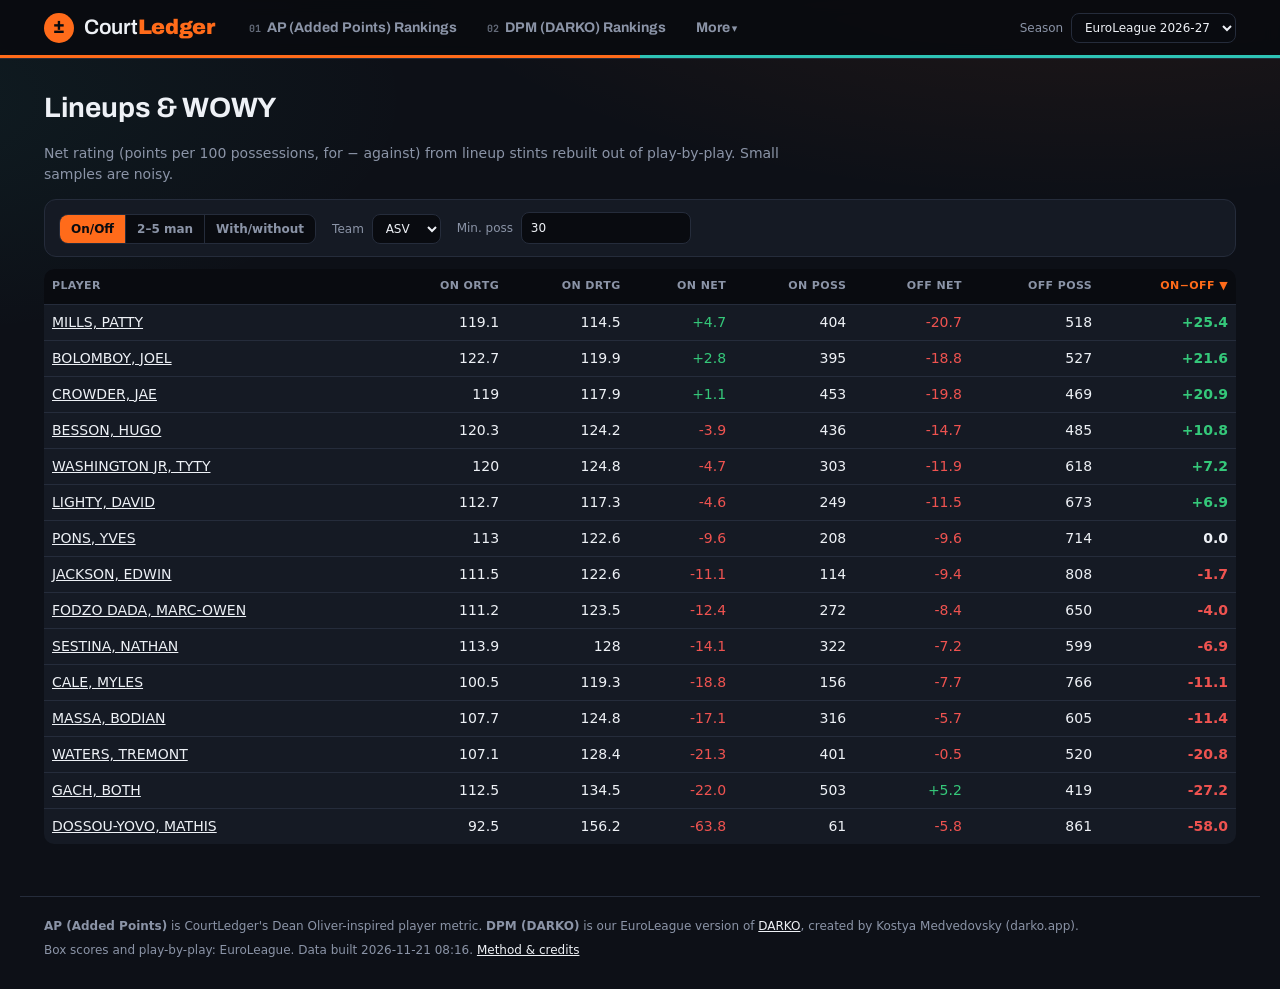
<file: lineups.html>
<!doctype html><html lang="en"><head><meta charset="utf-8"><meta name="viewport" content="width=device-width,initial-scale=1">
<title>Lineups & WOWY · CourtLedger</title>
<meta name="description" content="CourtLedger: EuroLeague player rankings by AP (Added Points) and DPM (DARKO).">
<link rel="icon" href="favicon.svg" type="image/svg+xml">
<link rel="preconnect" href="https://fonts.googleapis.com"><link rel="preconnect" href="https://fonts.gstatic.com" crossorigin>
<link href="https://fonts.googleapis.com/css2?family=Archivo:wght@400;600;800;900&family=JetBrains+Mono:wght@400;700&display=swap" rel="stylesheet">
<link rel="stylesheet" href="style.css"></head>
<body data-page="lineups">
<header class="top"><div class="topin">
<a class="brand" href="index.html"><span class="mark">±</span><span>Court<b>Ledger</b></span></a>
<nav class="main">
 <a href="index.html" data-p="index" class="pri"><i>01</i>AP<span class="long"> (Added Points) Rankings</span></a>
 <a href="dpm.html" data-p="dpm" class="pri"><i>02</i>DPM<span class="long"> (DARKO) Rankings</span></a>
 <details class="more"><summary>More</summary><div class="menu">
  <div class="grp"><b>Players</b><a href="player.html" data-p="player">Player dashboard</a><a href="stats.html" data-p="stats">Stats &amp; scatter plots</a><a href="trends.html" data-p="trends">Trends</a><a href="pvp.html" data-p="pvp">Head-to-head</a></div>
  <div class="grp"><b>Teams &amp; games</b><a href="teams.html" data-p="teams">Teams</a><a href="games.html" data-p="games">Game logs</a><a href="lineups.html" data-p="lineups">Lineups &amp; WOWY</a></div>
  <div class="grp"><b>Other competitions</b><a href="eurocup.html" data-p="eurocup">EuroCup DPM (DARKO)</a><a href="bcl.html" data-p="bcl">Champions League DPM (DARKO)</a></div>
  <div class="grp"><b>About</b><a href="method.html" data-p="method">Method &amp; credits</a></div>
 </div></details>
</nav>
<label class="comp">Season <select id="comp"></select></label>
</div></header>
<main><section class="hero"><h1>Lineups &amp; WOWY</h1><p>Net rating (points per 100 possessions, for − against) from lineup stints rebuilt out of play-by-play. Small samples are noisy.</p></section>
<div class="controls"><div class="seg" id="mode"><button data-v="onoff" class="on">On/Off</button><button data-v="combo">2–5 man</button><button data-v="wowy">With/without</button></div>
<label>Team <select id="team"></select></label><label id="nlab">Size <select id="n"><option>2</option><option>3</option><option>4</option><option selected>5</option></select></label><label id="plab">Player <select id="p1"></select></label><label>Min. poss <input type="number" id="minp" value="30" step="10"></label></div>
<div id="out"></div>
</main>
<footer><div><b>AP (Added Points)</b> is CourtLedger's Dean Oliver-inspired player metric. <b>DPM (DARKO)</b> is our EuroLeague version of <a href="https://www.darko.app/about">DARKO</a>, created by Kostya Medvedovsky (darko.app).</div>
<div>Box scores and play-by-play: EuroLeague. Data built <span id="built"></span>. <a href="method.html">Method &amp; credits</a></div></footer>
<script src="data/E_E2025.js"></script><script src="data/E_E2026.js"></script><script src="data/index.js"></script><script src="app.js"></script><script src="app2.js"></script></body></html>
</file>
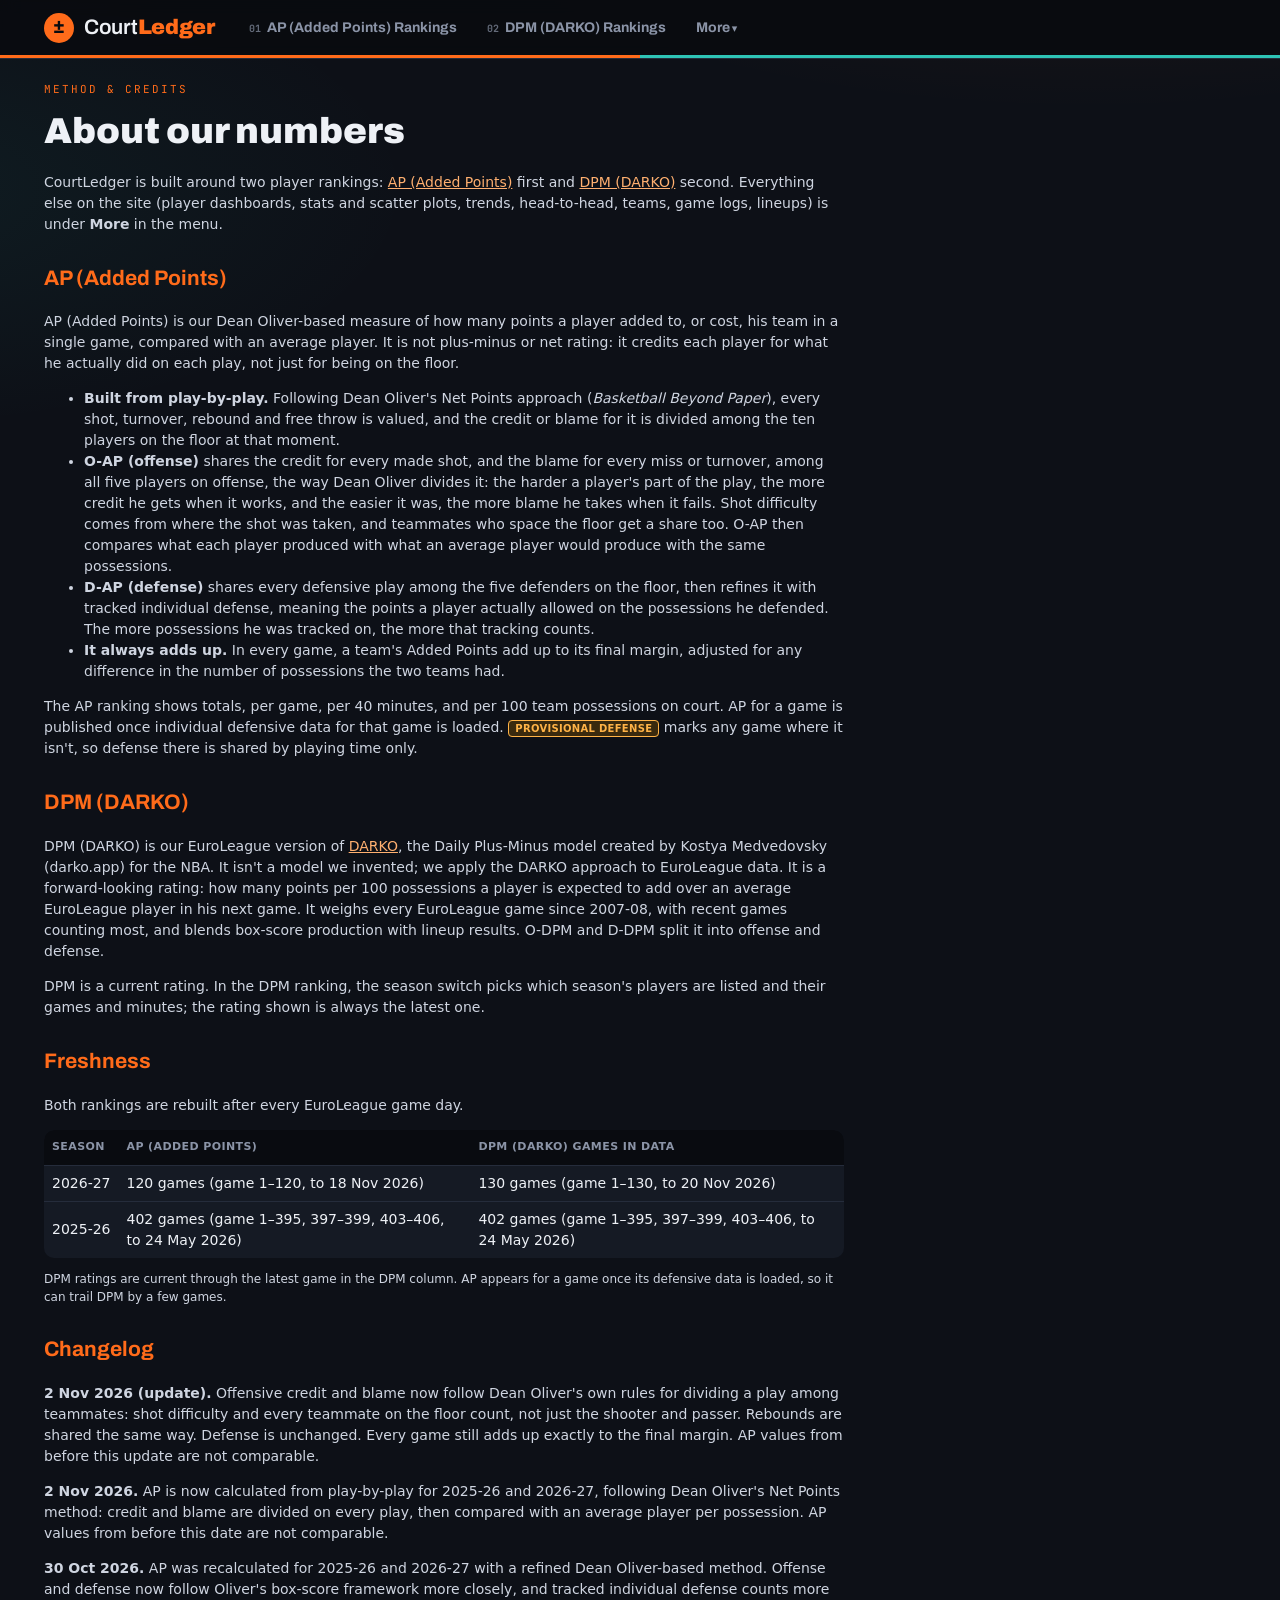
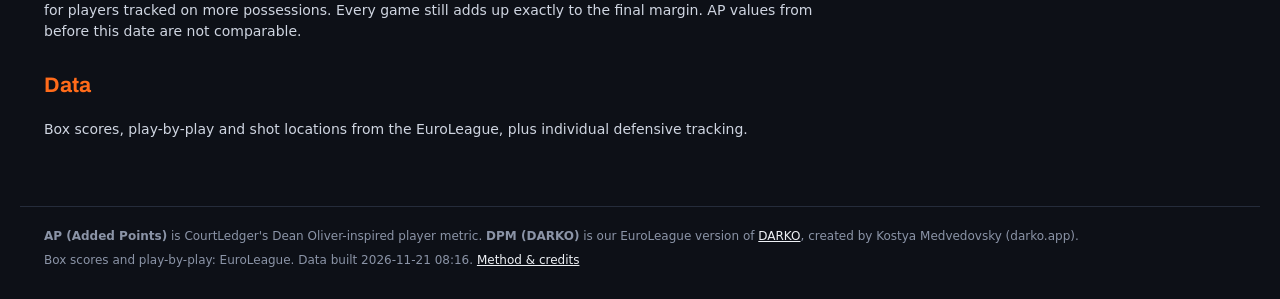
<file: method.html>
<!doctype html><html lang="en"><head><meta charset="utf-8"><meta name="viewport" content="width=device-width,initial-scale=1">
<title>Method · CourtLedger</title>
<meta name="description" content="CourtLedger: EuroLeague player rankings by AP (Added Points) and DPM (DARKO).">
<link rel="icon" href="favicon.svg" type="image/svg+xml">
<link rel="preconnect" href="https://fonts.googleapis.com"><link rel="preconnect" href="https://fonts.gstatic.com" crossorigin>
<link href="https://fonts.googleapis.com/css2?family=Archivo:wght@400;600;800;900&family=JetBrains+Mono:wght@400;700&display=swap" rel="stylesheet">
<link rel="stylesheet" href="style.css"></head>
<body data-page="method">
<header class="top"><div class="topin">
<a class="brand" href="index.html"><span class="mark">±</span><span>Court<b>Ledger</b></span></a>
<nav class="main">
 <a href="index.html" data-p="index" class="pri"><i>01</i>AP<span class="long"> (Added Points) Rankings</span></a>
 <a href="dpm.html" data-p="dpm" class="pri"><i>02</i>DPM<span class="long"> (DARKO) Rankings</span></a>
 <details class="more"><summary>More</summary><div class="menu">
  <div class="grp"><b>Players</b><a href="player.html" data-p="player">Player dashboard</a><a href="stats.html" data-p="stats">Stats &amp; scatter plots</a><a href="trends.html" data-p="trends">Trends</a><a href="pvp.html" data-p="pvp">Head-to-head</a></div>
  <div class="grp"><b>Teams &amp; games</b><a href="teams.html" data-p="teams">Teams</a><a href="games.html" data-p="games">Game logs</a><a href="lineups.html" data-p="lineups">Lineups &amp; WOWY</a></div>
  <div class="grp"><b>Other competitions</b><a href="eurocup.html" data-p="eurocup">EuroCup DPM (DARKO)</a><a href="bcl.html" data-p="bcl">Champions League DPM (DARKO)</a></div>
  <div class="grp"><b>About</b><a href="method.html" data-p="method">Method &amp; credits</a></div>
 </div></details>
</nav>
<label class="comp">Season <select id="comp"></select></label>
</div></header>
<main><article class="prose"><div class="kicker">Method &amp; credits</div><h1>About our numbers</h1>
<p>CourtLedger is built around two player rankings: <a href="index.html">AP (Added Points)</a> first and <a href="dpm.html">DPM (DARKO)</a> second. Everything else on the site (player dashboards, stats and scatter plots, trends, head-to-head, teams, game logs, lineups) is under <b>More</b> in the menu.</p>
<h2>AP (Added Points)</h2>
<p>AP (Added Points) is our Dean Oliver-based measure of how many points a player added to, or cost, his team in a single game, compared with an average player. It is not plus-minus or net rating: it credits each player for what he actually did on each play, not just for being on the floor.</p>
<ul>
<li><b>Built from play-by-play.</b> Following Dean Oliver's Net Points approach (<i>Basketball Beyond Paper</i>), every shot, turnover, rebound and free throw is valued, and the credit or blame for it is divided among the ten players on the floor at that moment.</li>
<li><b>O-AP (offense)</b> shares the credit for every made shot, and the blame for every miss or turnover, among all five players on offense, the way Dean Oliver divides it: the harder a player's part of the play, the more credit he gets when it works, and the easier it was, the more blame he takes when it fails. Shot difficulty comes from where the shot was taken, and teammates who space the floor get a share too. O-AP then compares what each player produced with what an average player would produce with the same possessions.</li>
<li><b>D-AP (defense)</b> shares every defensive play among the five defenders on the floor, then refines it with tracked individual defense, meaning the points a player actually allowed on the possessions he defended. The more possessions he was tracked on, the more that tracking counts.</li>
<li><b>It always adds up.</b> In every game, a team's Added Points add up to its final margin, adjusted for any difference in the number of possessions the two teams had.</li>
</ul>
<p>The AP ranking shows totals, per game, per 40 minutes, and per 100 team possessions on court. AP for a game is published once individual defensive data for that game is loaded. <span class="tag prov">provisional defense</span> marks any game where it isn't, so defense there is shared by playing time only.</p>
<h2>DPM (DARKO)</h2>
<p>DPM (DARKO) is our EuroLeague version of <a href="https://www.darko.app/about">DARKO</a>, the Daily Plus-Minus model created by Kostya Medvedovsky (darko.app) for the NBA. It isn't a model we invented; we apply the DARKO approach to EuroLeague data. It is a forward-looking rating: how many points per 100 possessions a player is expected to add over an average EuroLeague player in his next game. It weighs every EuroLeague game since 2007-08, with recent games counting most, and blends box-score production with lineup results. O-DPM and D-DPM split it into offense and defense.</p>
<p>DPM is a current rating. In the DPM ranking, the season switch picks which season's players are listed and their games and minutes; the rating shown is always the latest one.</p>
<h2>Freshness</h2>
<p>Both rankings are rebuilt after every EuroLeague game day.</p>
<table class="tbl" id="freshtbl"></table>
<p class="fine">DPM ratings are current through the latest game in the DPM column. AP appears for a game once its defensive data is loaded, so it can trail DPM by a few games.</p>
<h2>Changelog</h2>
<p><b>2 Nov 2026 (update).</b> Offensive credit and blame now follow Dean Oliver's own rules for dividing a play among teammates: shot difficulty and every teammate on the floor count, not just the shooter and passer. Rebounds are shared the same way. Defense is unchanged. Every game still adds up exactly to the final margin. AP values from before this update are not comparable.</p>
<p><b>2 Nov 2026.</b> AP is now calculated from play-by-play for 2025-26 and 2026-27, following Dean Oliver's Net Points method: credit and blame are divided on every play, then compared with an average player per possession. AP values from before this date are not comparable.</p>
<p><b>30 Oct 2026.</b> AP was recalculated for 2025-26 and 2026-27 with a refined Dean Oliver-based method. Offense and defense now follow Oliver's box-score framework more closely, and tracked individual defense counts more for players tracked on more possessions. Every game still adds up exactly to the final margin. AP values from before this date are not comparable.</p>
<h2>Data</h2>
<p>Box scores, play-by-play and shot locations from the EuroLeague, plus individual defensive tracking.</p>
</article>
</main>
<footer><div><b>AP (Added Points)</b> is CourtLedger's Dean Oliver-inspired player metric. <b>DPM (DARKO)</b> is our EuroLeague version of <a href="https://www.darko.app/about">DARKO</a>, created by Kostya Medvedovsky (darko.app).</div>
<div>Box scores and play-by-play: EuroLeague. Data built <span id="built"></span>. <a href="method.html">Method &amp; credits</a></div></footer>
<script src="data/rank.js"></script><script src="data/index.js"></script><script src="rank.js"></script></body></html>
</file>
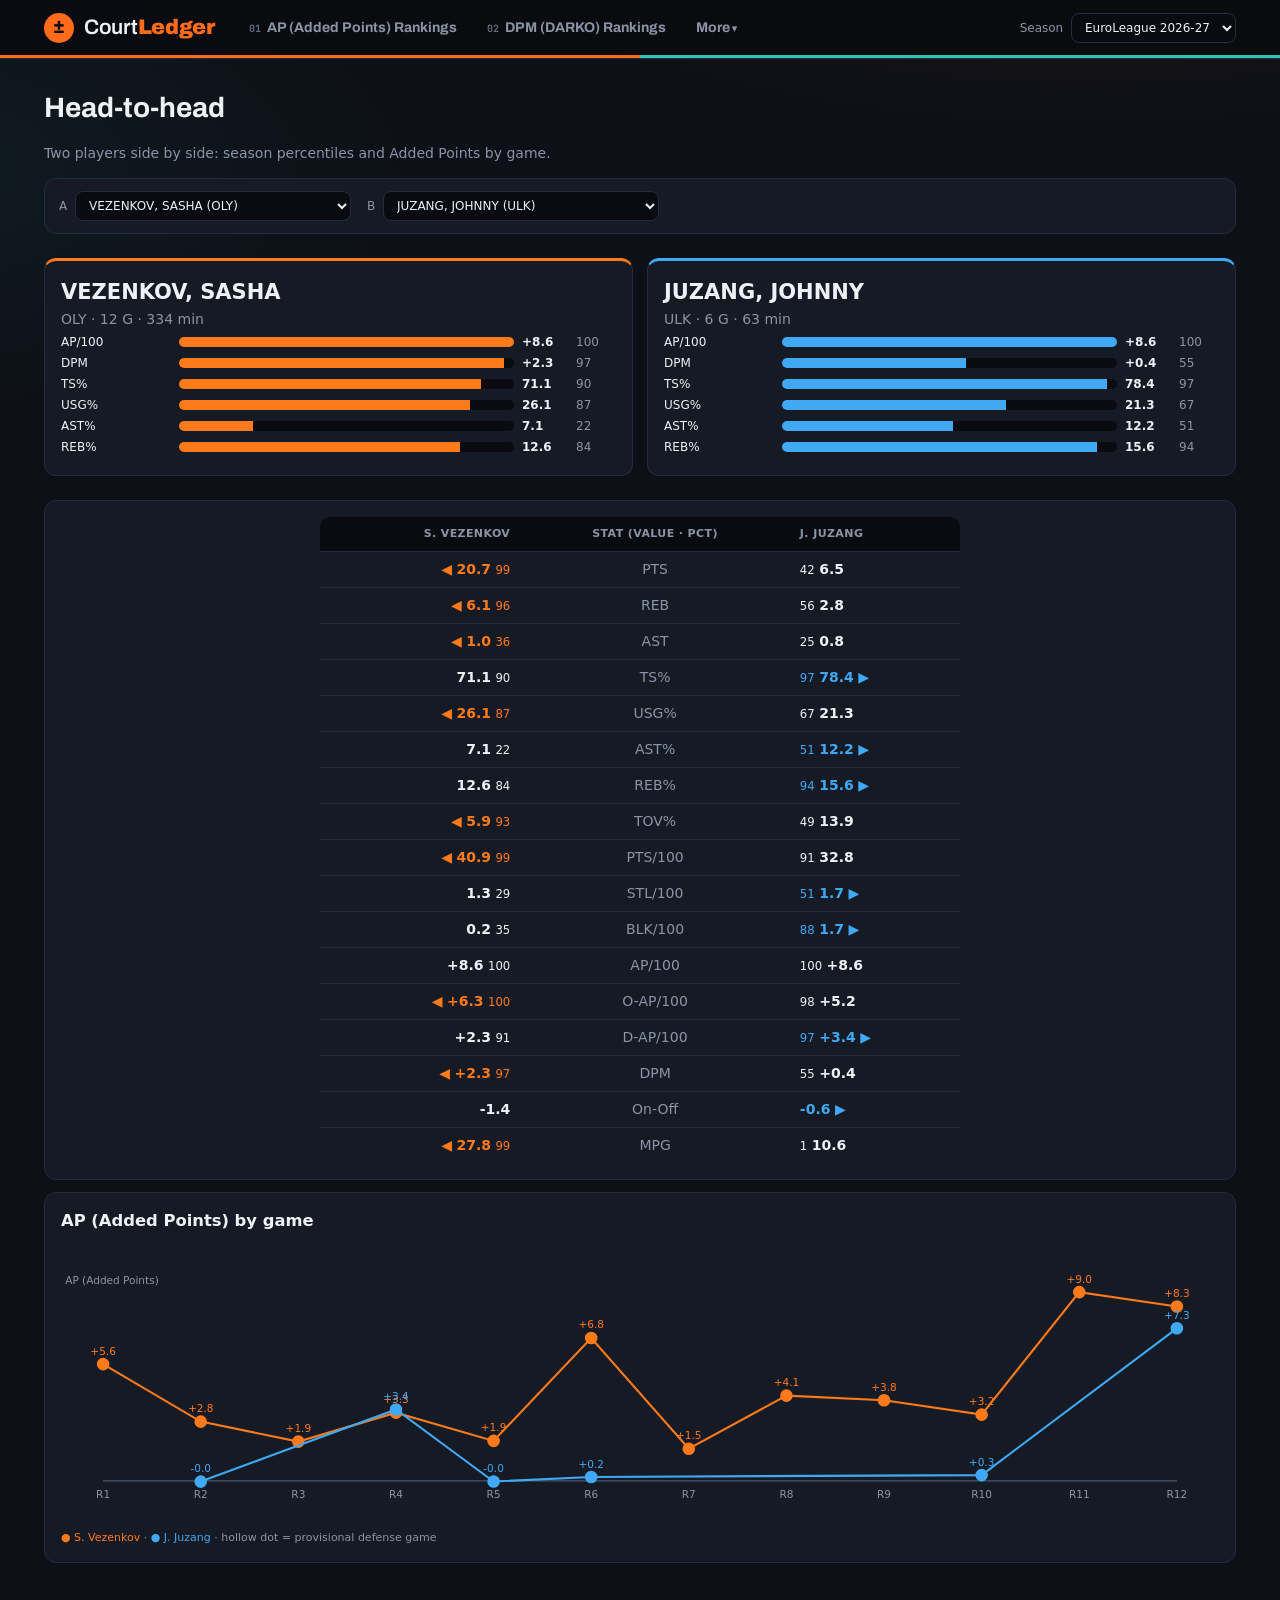
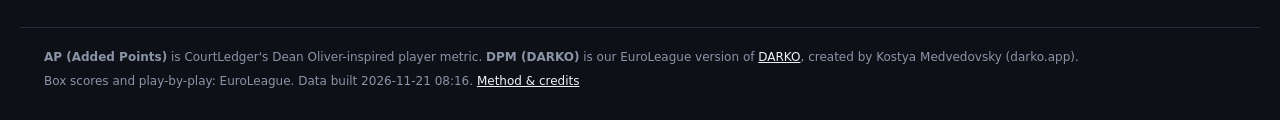
<file: pvp.html>
<!doctype html><html lang="en"><head><meta charset="utf-8"><meta name="viewport" content="width=device-width,initial-scale=1">
<title>Head-to-head · CourtLedger</title>
<meta name="description" content="CourtLedger: EuroLeague player rankings by AP (Added Points) and DPM (DARKO).">
<link rel="icon" href="favicon.svg" type="image/svg+xml">
<link rel="preconnect" href="https://fonts.googleapis.com"><link rel="preconnect" href="https://fonts.gstatic.com" crossorigin>
<link href="https://fonts.googleapis.com/css2?family=Archivo:wght@400;600;800;900&family=JetBrains+Mono:wght@400;700&display=swap" rel="stylesheet">
<link rel="stylesheet" href="style.css"></head>
<body data-page="pvp">
<header class="top"><div class="topin">
<a class="brand" href="index.html"><span class="mark">±</span><span>Court<b>Ledger</b></span></a>
<nav class="main">
 <a href="index.html" data-p="index" class="pri"><i>01</i>AP<span class="long"> (Added Points) Rankings</span></a>
 <a href="dpm.html" data-p="dpm" class="pri"><i>02</i>DPM<span class="long"> (DARKO) Rankings</span></a>
 <details class="more"><summary>More</summary><div class="menu">
  <div class="grp"><b>Players</b><a href="player.html" data-p="player">Player dashboard</a><a href="stats.html" data-p="stats">Stats &amp; scatter plots</a><a href="trends.html" data-p="trends">Trends</a><a href="pvp.html" data-p="pvp">Head-to-head</a></div>
  <div class="grp"><b>Teams &amp; games</b><a href="teams.html" data-p="teams">Teams</a><a href="games.html" data-p="games">Game logs</a><a href="lineups.html" data-p="lineups">Lineups &amp; WOWY</a></div>
  <div class="grp"><b>Other competitions</b><a href="eurocup.html" data-p="eurocup">EuroCup DPM (DARKO)</a><a href="bcl.html" data-p="bcl">Champions League DPM (DARKO)</a></div>
  <div class="grp"><b>About</b><a href="method.html" data-p="method">Method &amp; credits</a></div>
 </div></details>
</nav>
<label class="comp">Season <select id="comp"></select></label>
</div></header>
<main><section class="hero"><h1>Head-to-head</h1><p>Two players side by side: season percentiles and Added Points by game.</p></section><div class="controls"><label>A <select id="pa"></select></label><label>B <select id="pb"></select></label></div><div id="out"></div>
</main>
<footer><div><b>AP (Added Points)</b> is CourtLedger's Dean Oliver-inspired player metric. <b>DPM (DARKO)</b> is our EuroLeague version of <a href="https://www.darko.app/about">DARKO</a>, created by Kostya Medvedovsky (darko.app).</div>
<div>Box scores and play-by-play: EuroLeague. Data built <span id="built"></span>. <a href="method.html">Method &amp; credits</a></div></footer>
<script src="data/E_E2025.js"></script><script src="data/E_E2026.js"></script><script src="data/index.js"></script><script src="app.js"></script><script src="app2.js"></script></body></html>
</file>
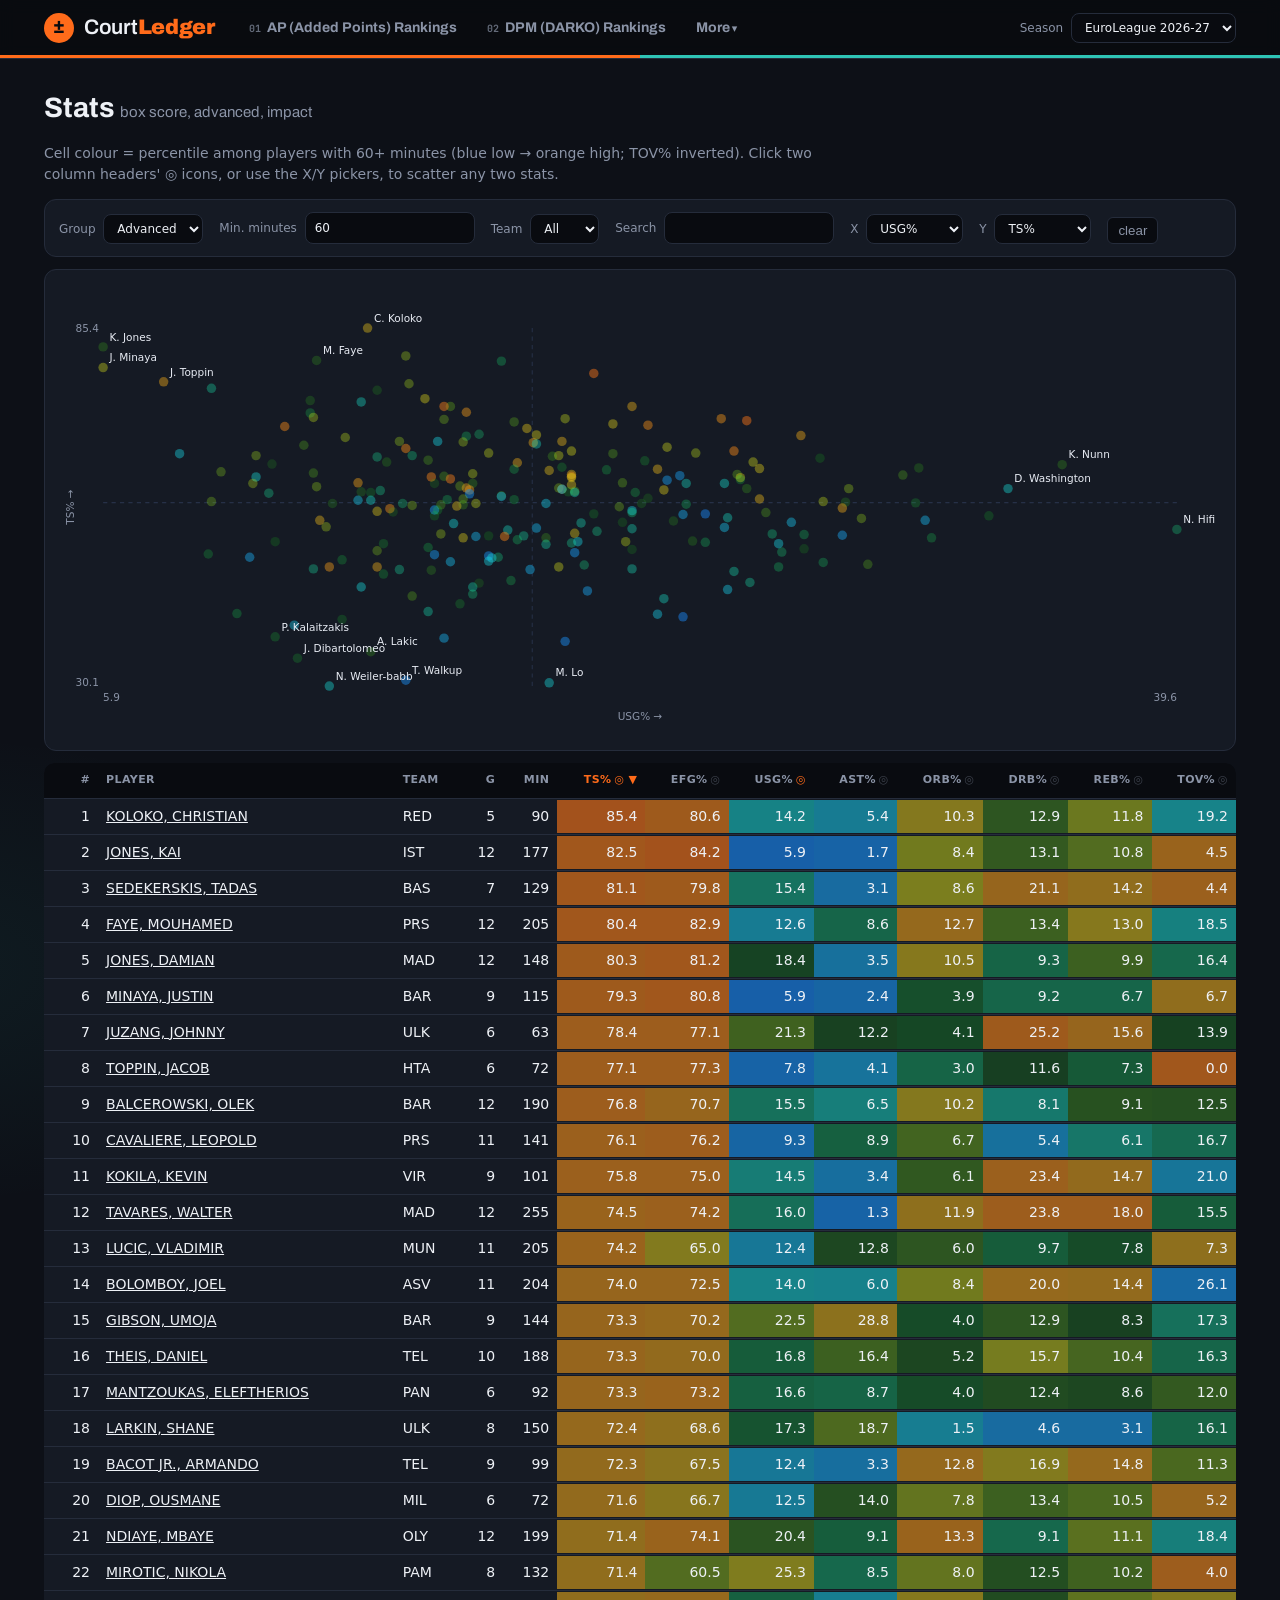
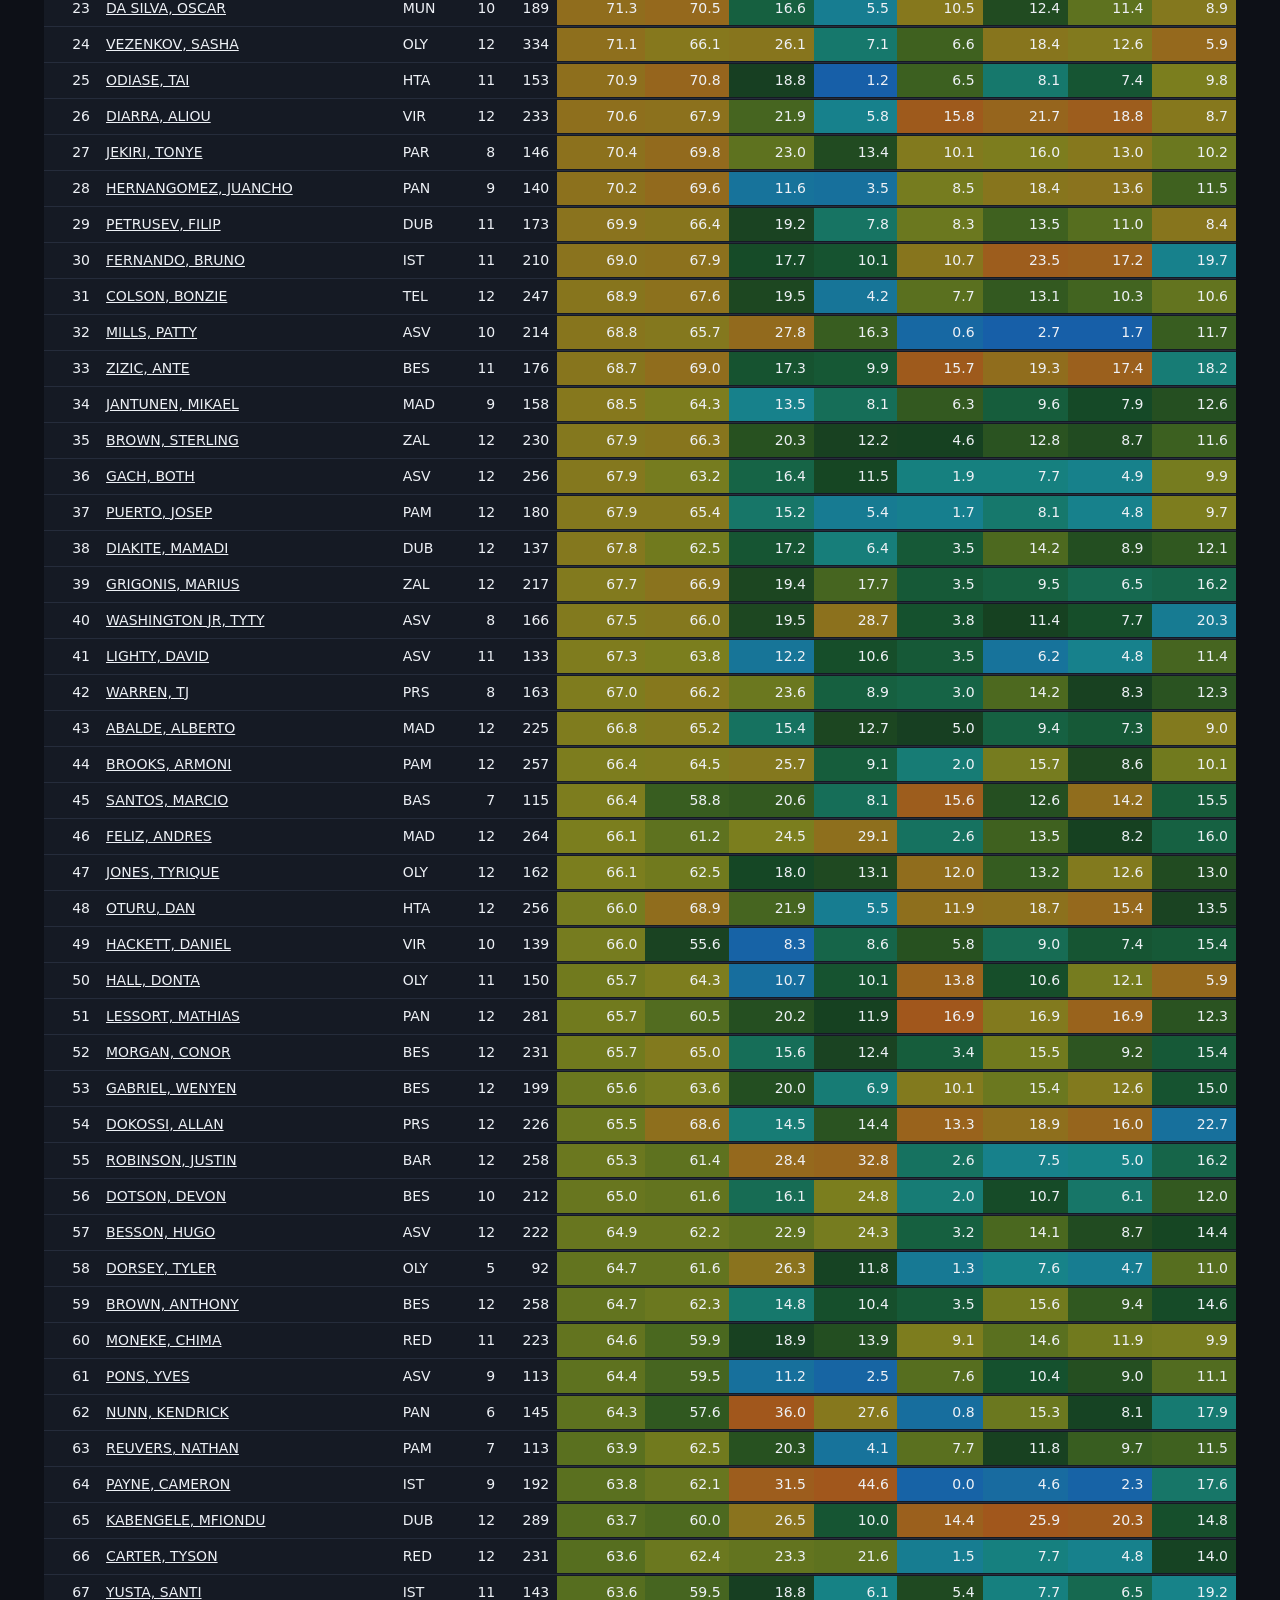
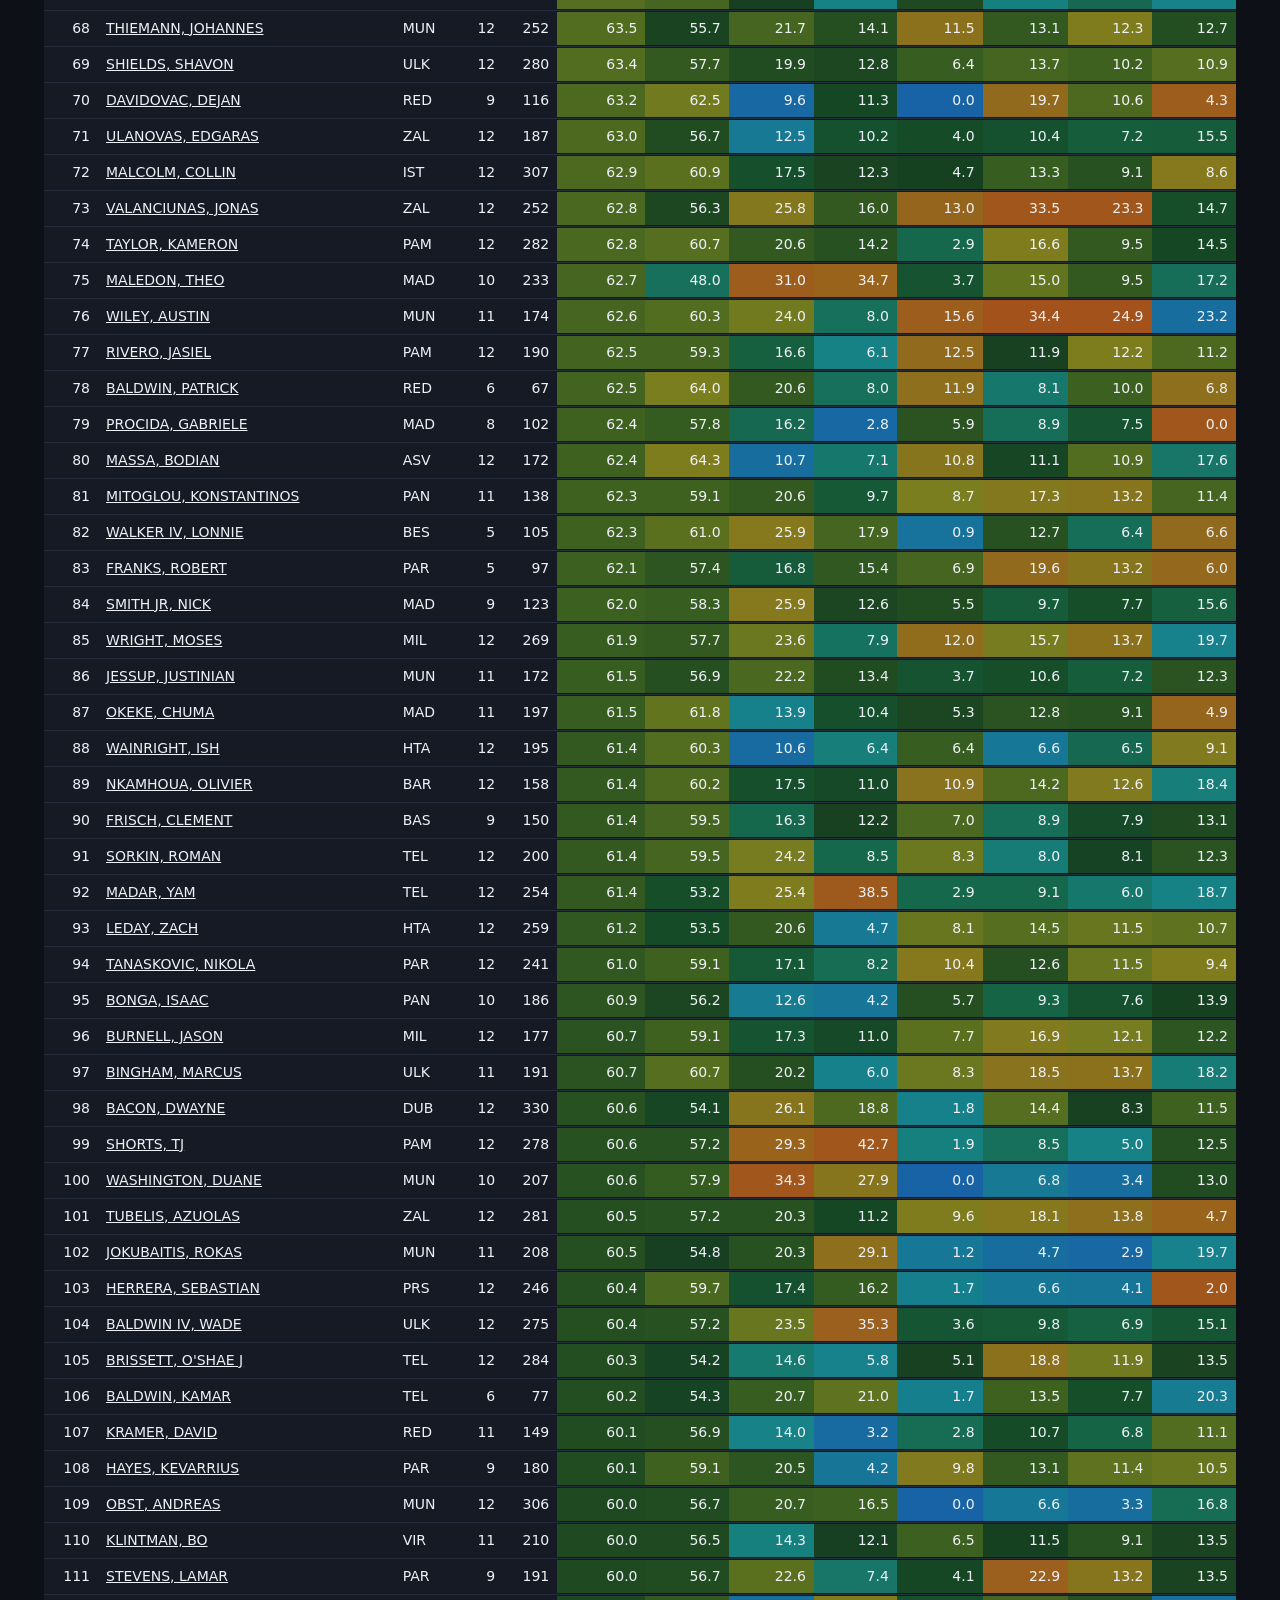
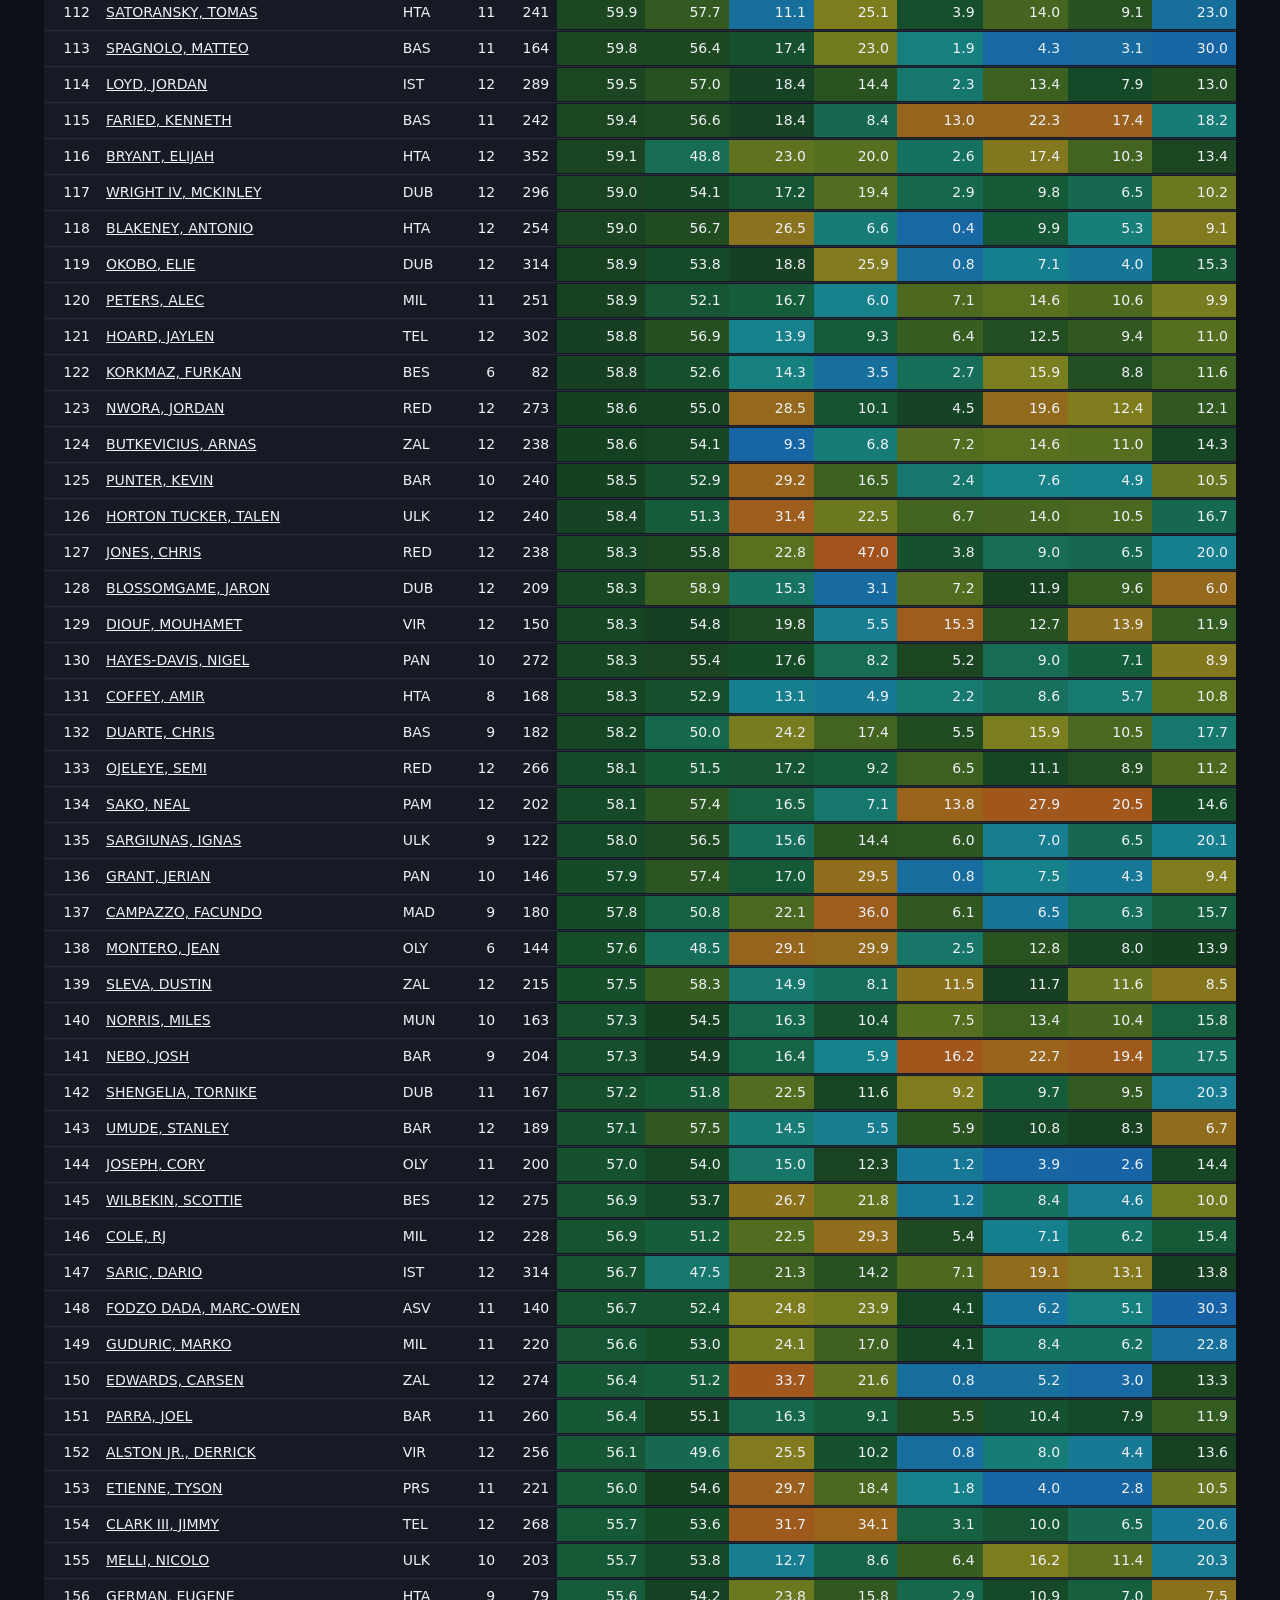
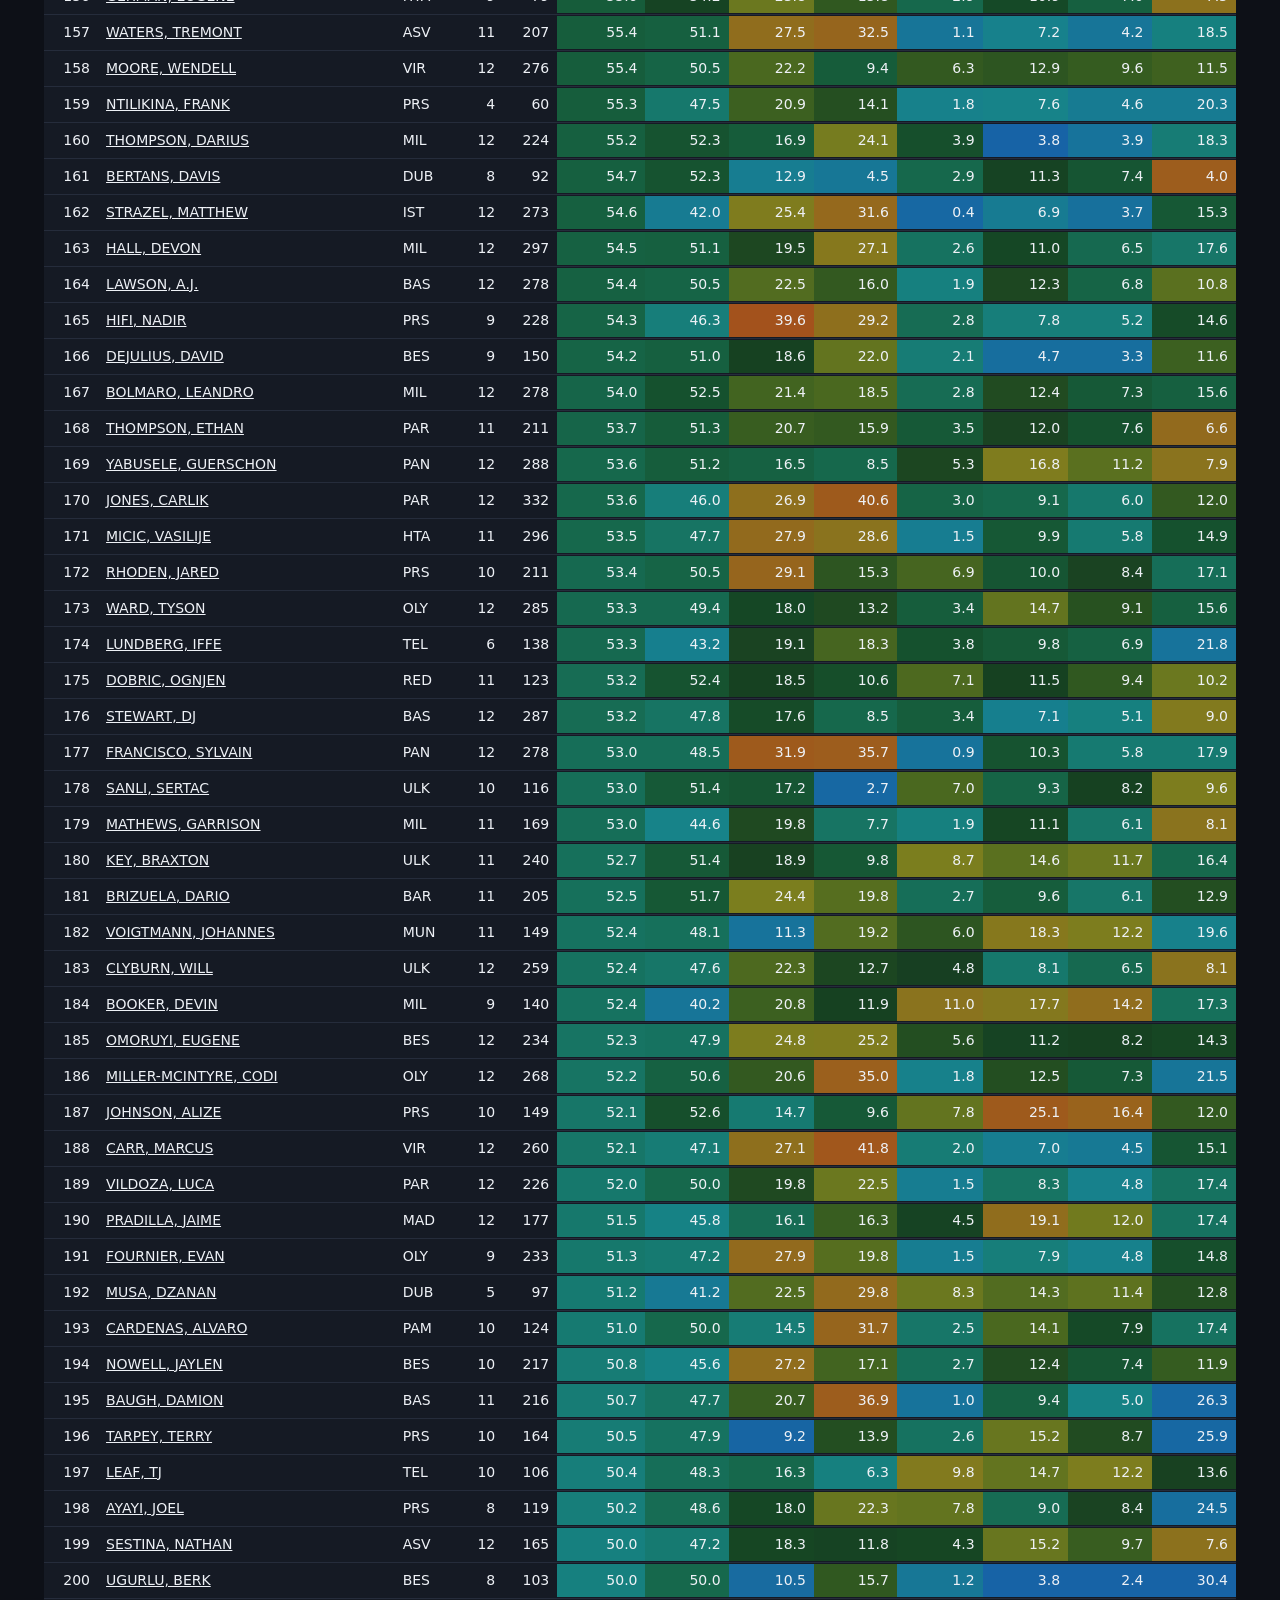
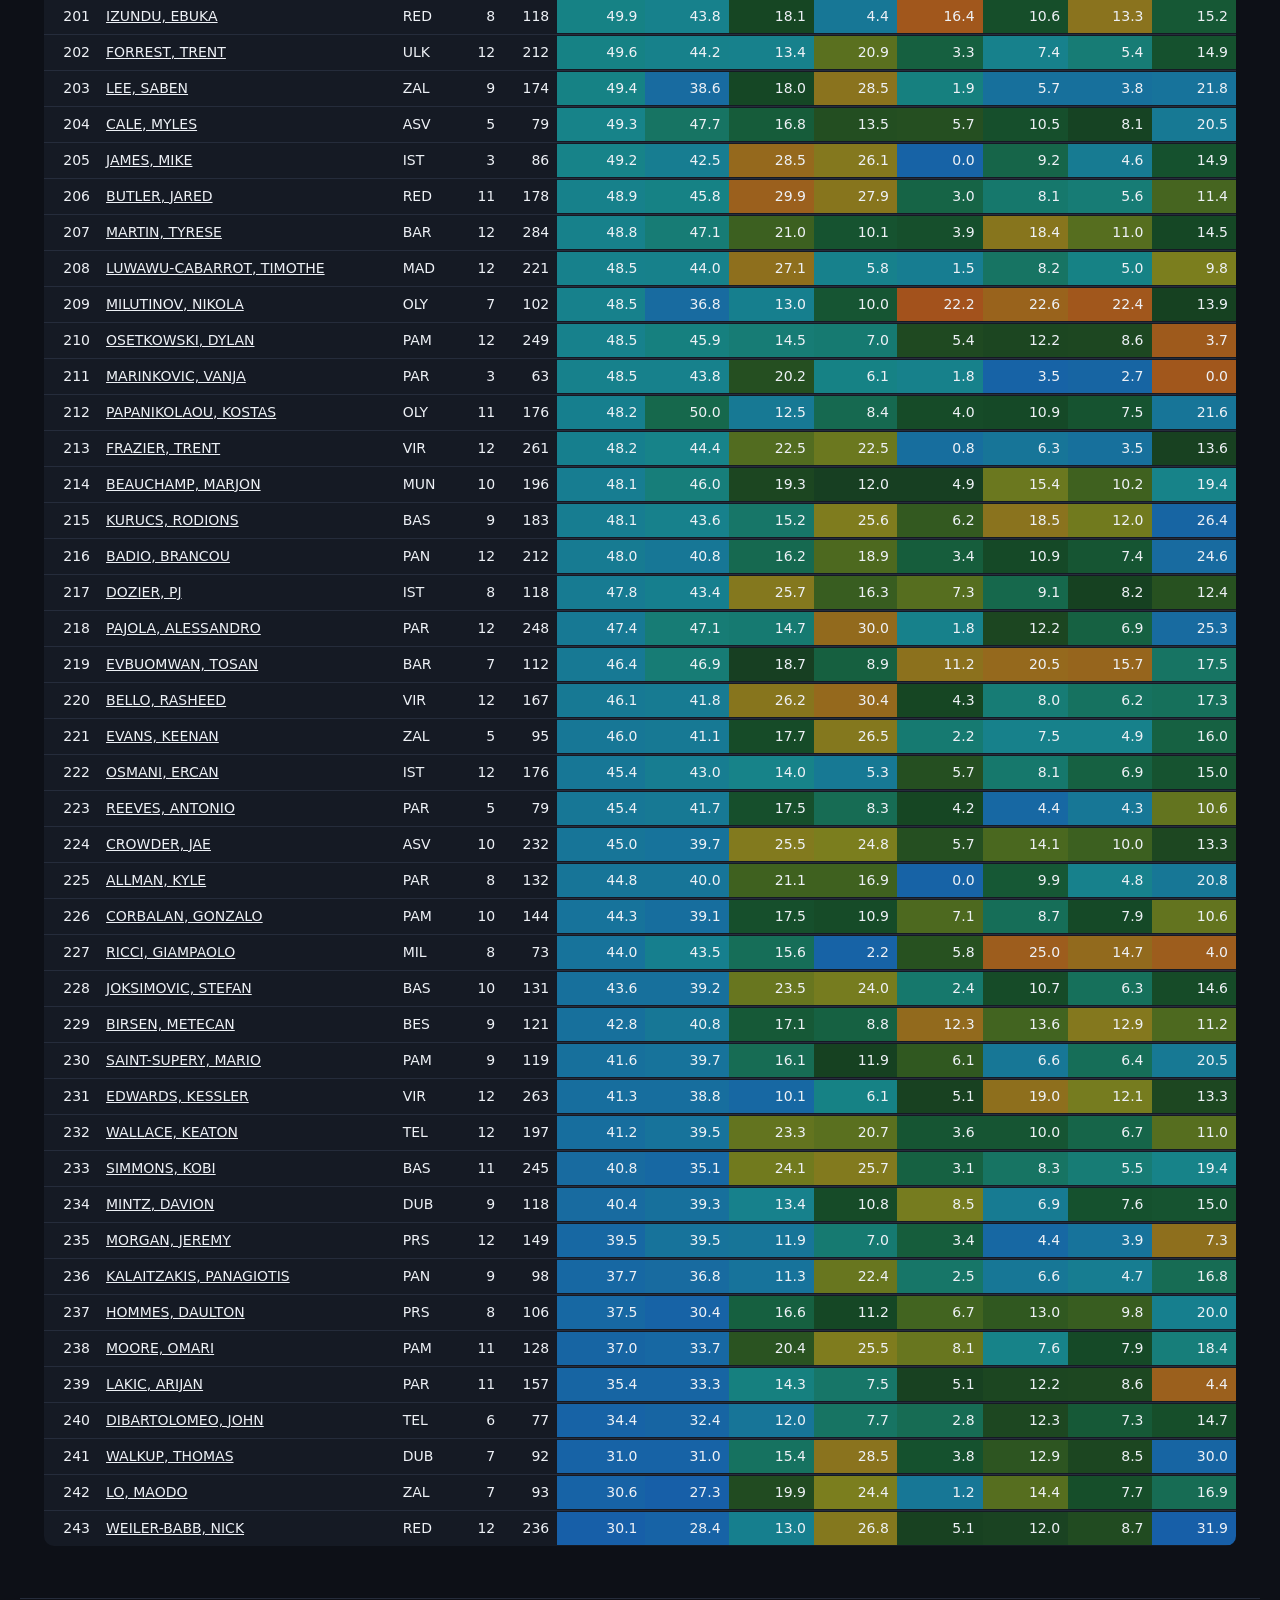
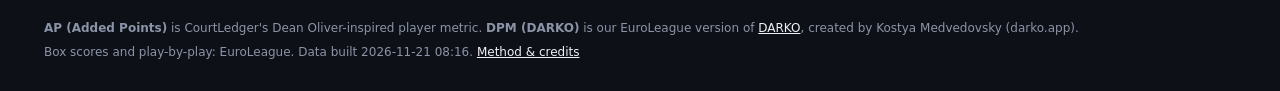
<file: stats.html>
<!doctype html><html lang="en"><head><meta charset="utf-8"><meta name="viewport" content="width=device-width,initial-scale=1">
<title>Stats · CourtLedger</title>
<meta name="description" content="CourtLedger: EuroLeague player rankings by AP (Added Points) and DPM (DARKO).">
<link rel="icon" href="favicon.svg" type="image/svg+xml">
<link rel="preconnect" href="https://fonts.googleapis.com"><link rel="preconnect" href="https://fonts.gstatic.com" crossorigin>
<link href="https://fonts.googleapis.com/css2?family=Archivo:wght@400;600;800;900&family=JetBrains+Mono:wght@400;700&display=swap" rel="stylesheet">
<link rel="stylesheet" href="style.css"></head>
<body data-page="stats">
<header class="top"><div class="topin">
<a class="brand" href="index.html"><span class="mark">±</span><span>Court<b>Ledger</b></span></a>
<nav class="main">
 <a href="index.html" data-p="index" class="pri"><i>01</i>AP<span class="long"> (Added Points) Rankings</span></a>
 <a href="dpm.html" data-p="dpm" class="pri"><i>02</i>DPM<span class="long"> (DARKO) Rankings</span></a>
 <details class="more"><summary>More</summary><div class="menu">
  <div class="grp"><b>Players</b><a href="player.html" data-p="player">Player dashboard</a><a href="stats.html" data-p="stats">Stats &amp; scatter plots</a><a href="trends.html" data-p="trends">Trends</a><a href="pvp.html" data-p="pvp">Head-to-head</a></div>
  <div class="grp"><b>Teams &amp; games</b><a href="teams.html" data-p="teams">Teams</a><a href="games.html" data-p="games">Game logs</a><a href="lineups.html" data-p="lineups">Lineups &amp; WOWY</a></div>
  <div class="grp"><b>Other competitions</b><a href="eurocup.html" data-p="eurocup">EuroCup DPM (DARKO)</a><a href="bcl.html" data-p="bcl">Champions League DPM (DARKO)</a></div>
  <div class="grp"><b>About</b><a href="method.html" data-p="method">Method &amp; credits</a></div>
 </div></details>
</nav>
<label class="comp">Season <select id="comp"></select></label>
</div></header>
<main><section class="hero"><h1>Stats <small>box score, advanced, impact</small></h1><p>Cell colour = percentile among players with 60+ minutes (blue low → orange high; TOV% inverted). Click two column headers' ◎ icons, or use the X/Y pickers, to scatter any two stats.</p></section>
<div class="controls"><label>Group <select id="grp"><option value="box">Box</option><option value="adv" selected>Advanced</option><option value="p100">Per 100</option><option value="imp">Impact</option></select></label><label>Min. minutes <input type="number" id="minmin" value="60" step="10"></label><label>Team <select id="team"><option value="">All</option></select></label><label>Search <input id="q"></label>
<label>X <select id="sx"></select></label><label>Y <select id="sy"></select></label><button id="clr" class="btn">clear</button></div>
<div id="scatter"></div><table id="lb" class="tbl"></table>
</main>
<footer><div><b>AP (Added Points)</b> is CourtLedger's Dean Oliver-inspired player metric. <b>DPM (DARKO)</b> is our EuroLeague version of <a href="https://www.darko.app/about">DARKO</a>, created by Kostya Medvedovsky (darko.app).</div>
<div>Box scores and play-by-play: EuroLeague. Data built <span id="built"></span>. <a href="method.html">Method &amp; credits</a></div></footer>
<script src="data/E_E2025.js"></script><script src="data/E_E2026.js"></script><script src="data/index.js"></script><script src="app.js"></script><script src="app2.js"></script></body></html>
</file>
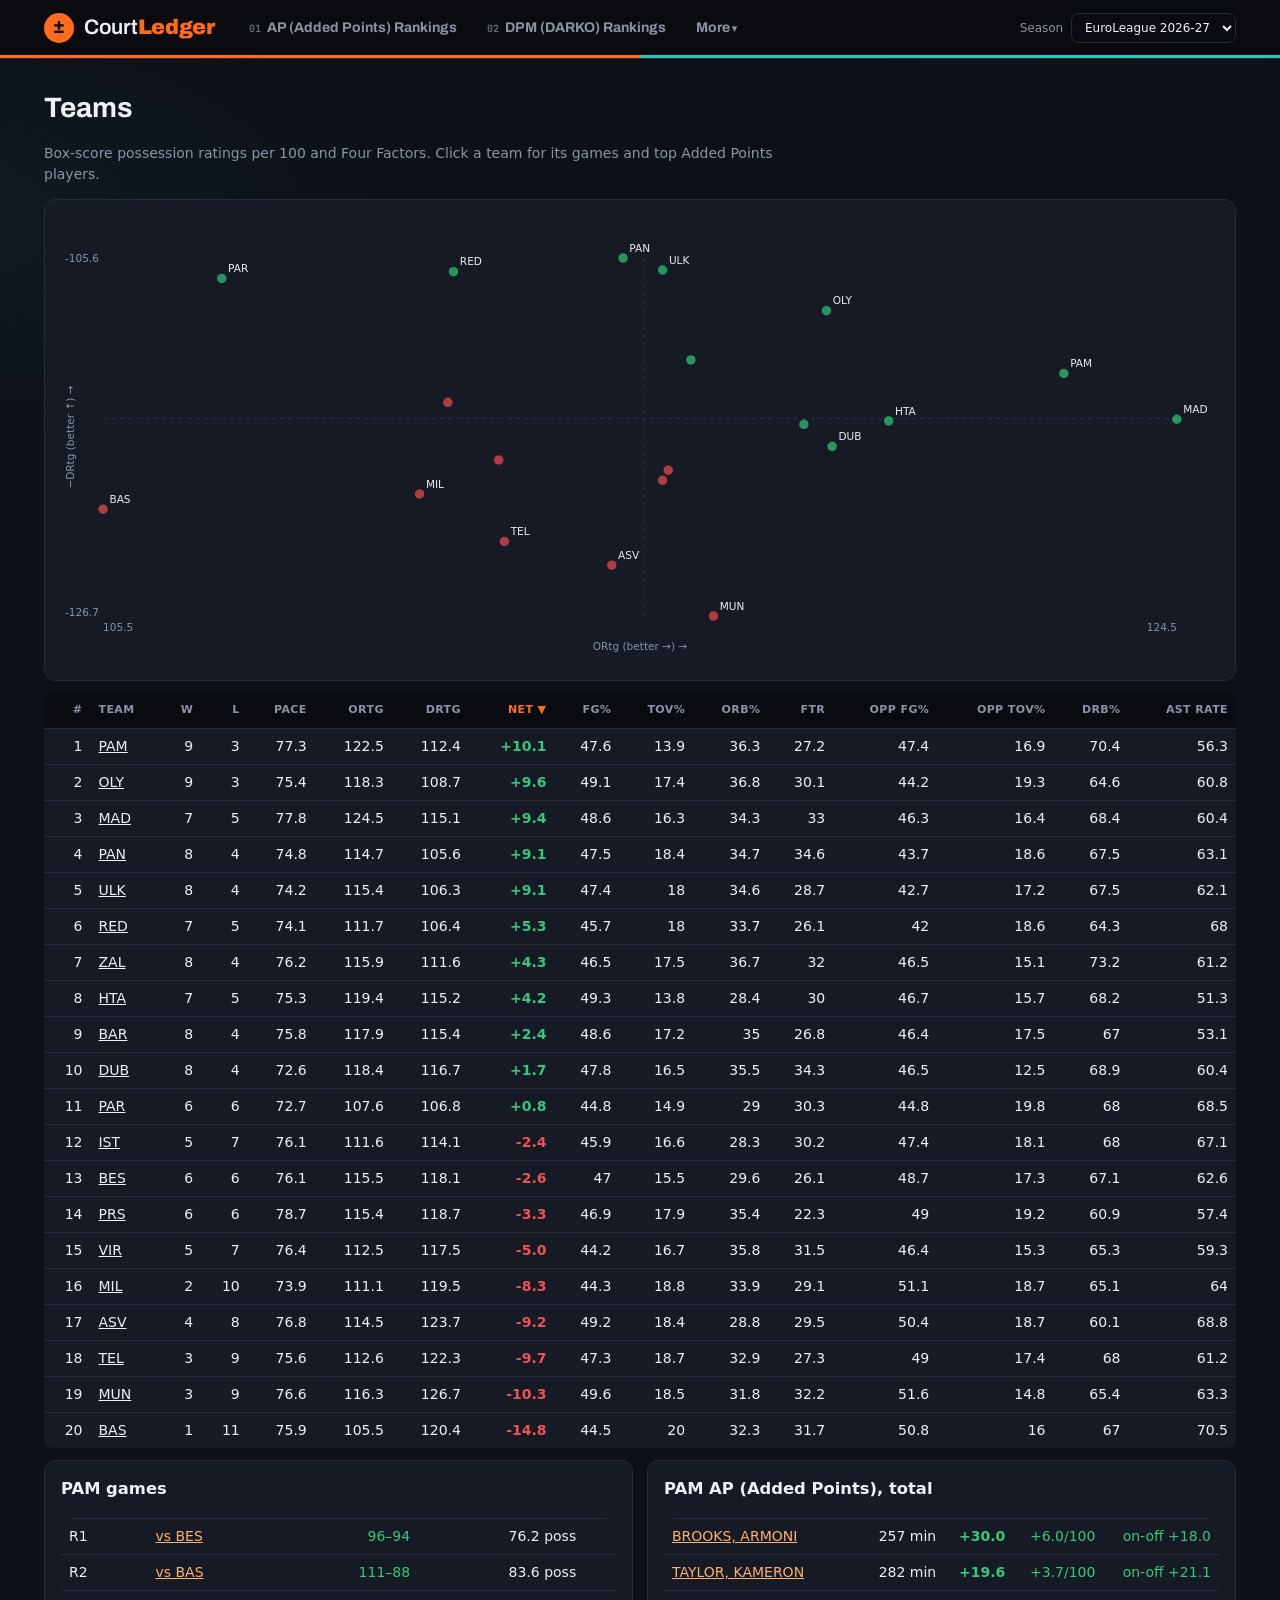
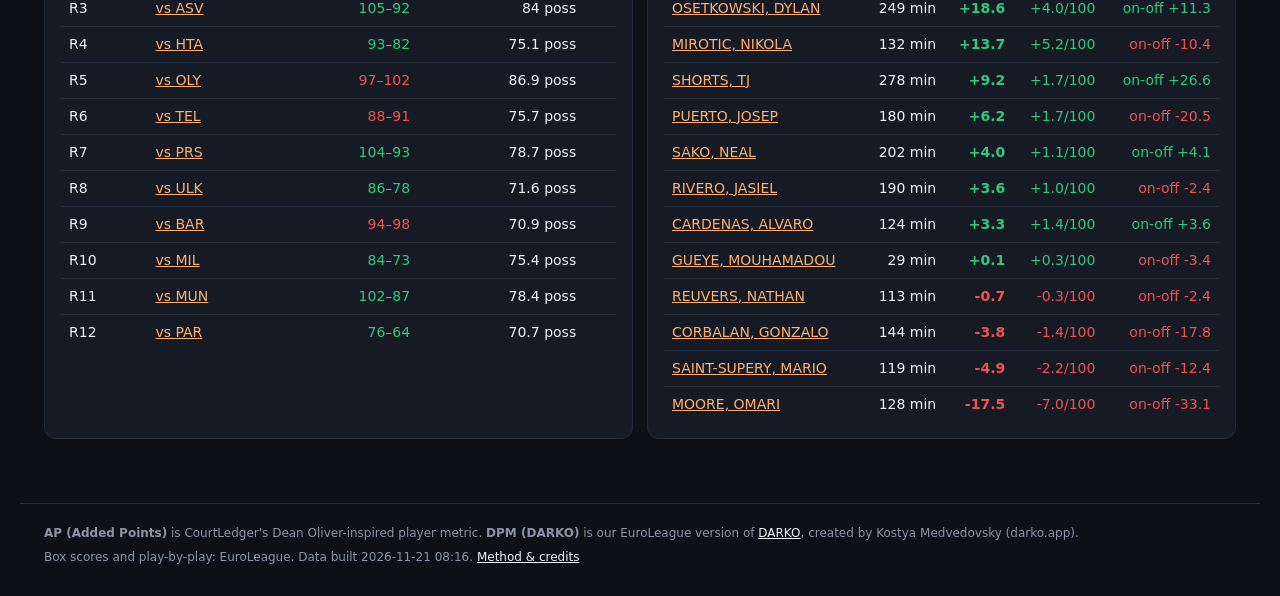
<file: teams.html>
<!doctype html><html lang="en"><head><meta charset="utf-8"><meta name="viewport" content="width=device-width,initial-scale=1">
<title>Teams · CourtLedger</title>
<meta name="description" content="CourtLedger: EuroLeague player rankings by AP (Added Points) and DPM (DARKO).">
<link rel="icon" href="favicon.svg" type="image/svg+xml">
<link rel="preconnect" href="https://fonts.googleapis.com"><link rel="preconnect" href="https://fonts.gstatic.com" crossorigin>
<link href="https://fonts.googleapis.com/css2?family=Archivo:wght@400;600;800;900&family=JetBrains+Mono:wght@400;700&display=swap" rel="stylesheet">
<link rel="stylesheet" href="style.css"></head>
<body data-page="teams">
<header class="top"><div class="topin">
<a class="brand" href="index.html"><span class="mark">±</span><span>Court<b>Ledger</b></span></a>
<nav class="main">
 <a href="index.html" data-p="index" class="pri"><i>01</i>AP<span class="long"> (Added Points) Rankings</span></a>
 <a href="dpm.html" data-p="dpm" class="pri"><i>02</i>DPM<span class="long"> (DARKO) Rankings</span></a>
 <details class="more"><summary>More</summary><div class="menu">
  <div class="grp"><b>Players</b><a href="player.html" data-p="player">Player dashboard</a><a href="stats.html" data-p="stats">Stats &amp; scatter plots</a><a href="trends.html" data-p="trends">Trends</a><a href="pvp.html" data-p="pvp">Head-to-head</a></div>
  <div class="grp"><b>Teams &amp; games</b><a href="teams.html" data-p="teams">Teams</a><a href="games.html" data-p="games">Game logs</a><a href="lineups.html" data-p="lineups">Lineups &amp; WOWY</a></div>
  <div class="grp"><b>Other competitions</b><a href="eurocup.html" data-p="eurocup">EuroCup DPM (DARKO)</a><a href="bcl.html" data-p="bcl">Champions League DPM (DARKO)</a></div>
  <div class="grp"><b>About</b><a href="method.html" data-p="method">Method &amp; credits</a></div>
 </div></details>
</nav>
<label class="comp">Season <select id="comp"></select></label>
</div></header>
<main><section class="hero"><h1>Teams</h1><p>Box-score possession ratings per 100 and Four Factors. Click a team for its games and top Added Points players.</p></section><div id="sc"></div><table id="lb" class="tbl"></table><div id="det"></div>
</main>
<footer><div><b>AP (Added Points)</b> is CourtLedger's Dean Oliver-inspired player metric. <b>DPM (DARKO)</b> is our EuroLeague version of <a href="https://www.darko.app/about">DARKO</a>, created by Kostya Medvedovsky (darko.app).</div>
<div>Box scores and play-by-play: EuroLeague. Data built <span id="built"></span>. <a href="method.html">Method &amp; credits</a></div></footer>
<script src="data/E_E2025.js"></script><script src="data/E_E2026.js"></script><script src="data/index.js"></script><script src="app.js"></script><script src="app2.js"></script></body></html>
</file>
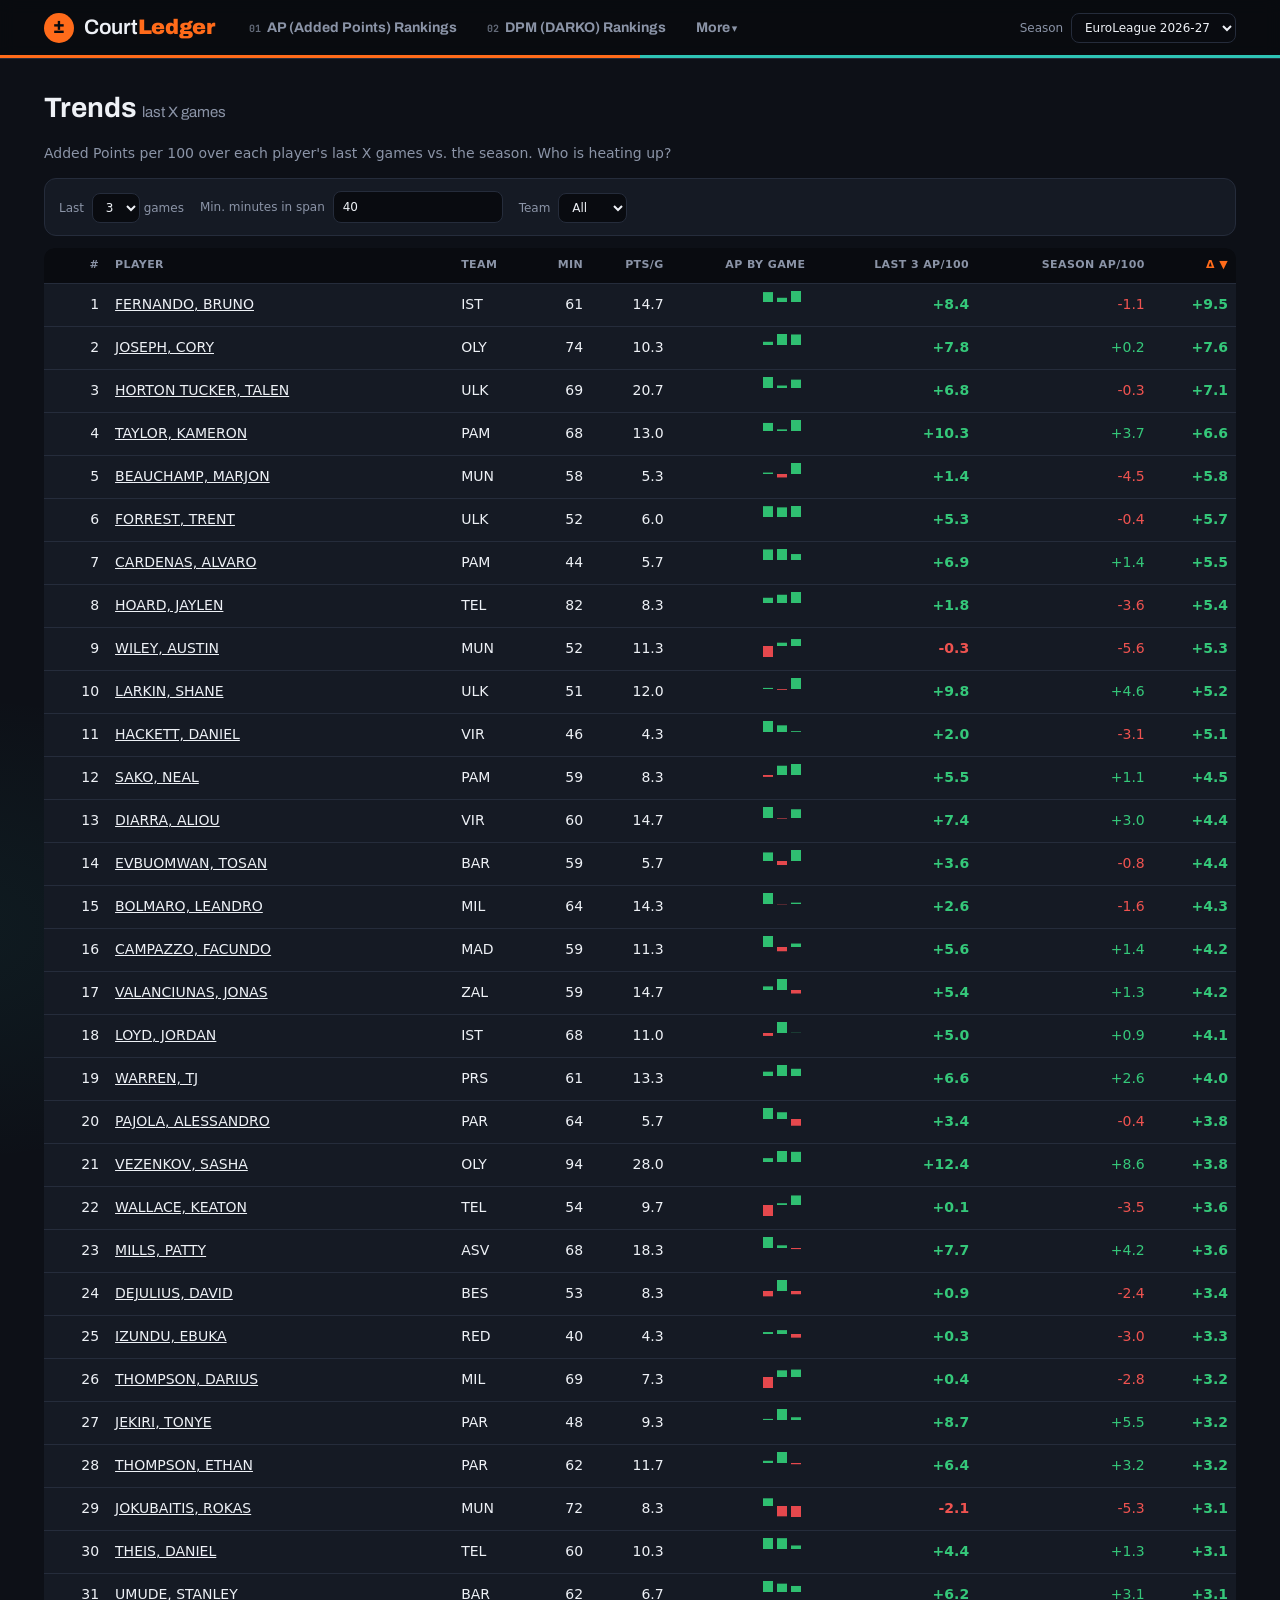
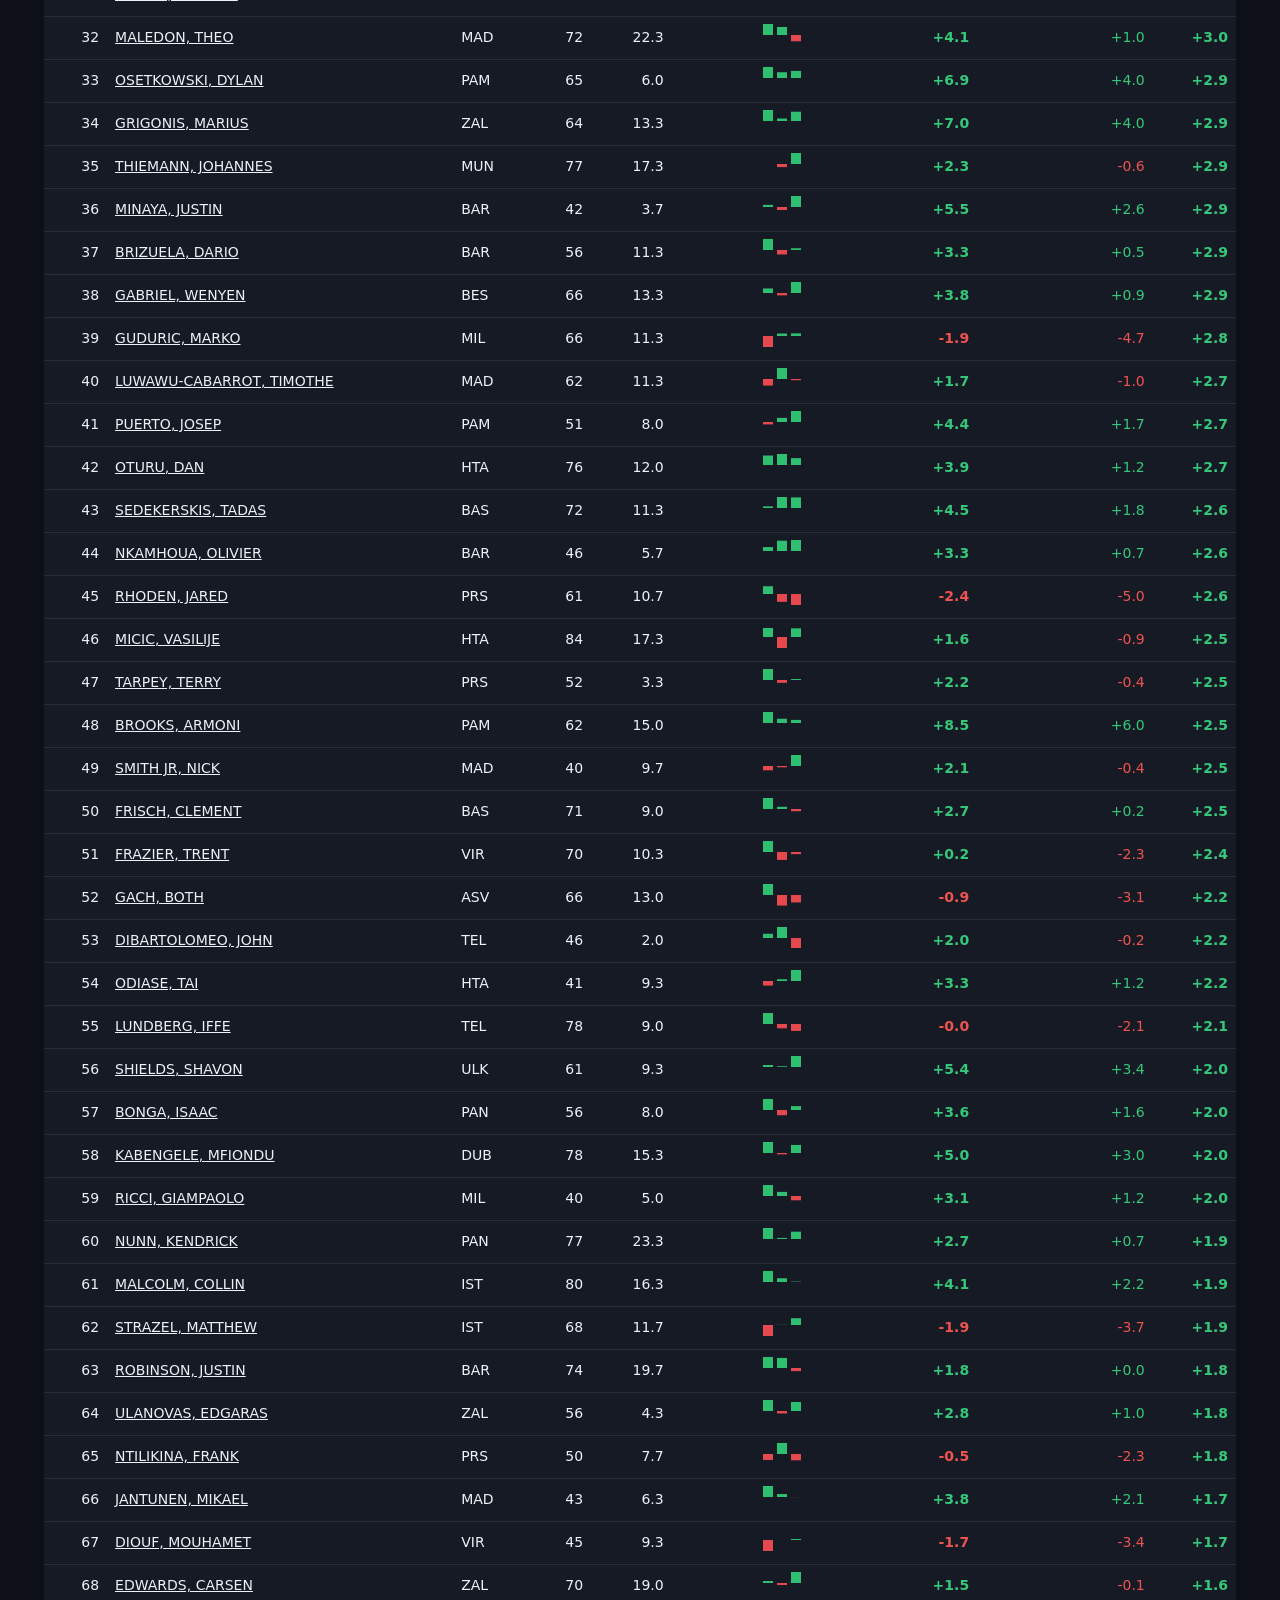
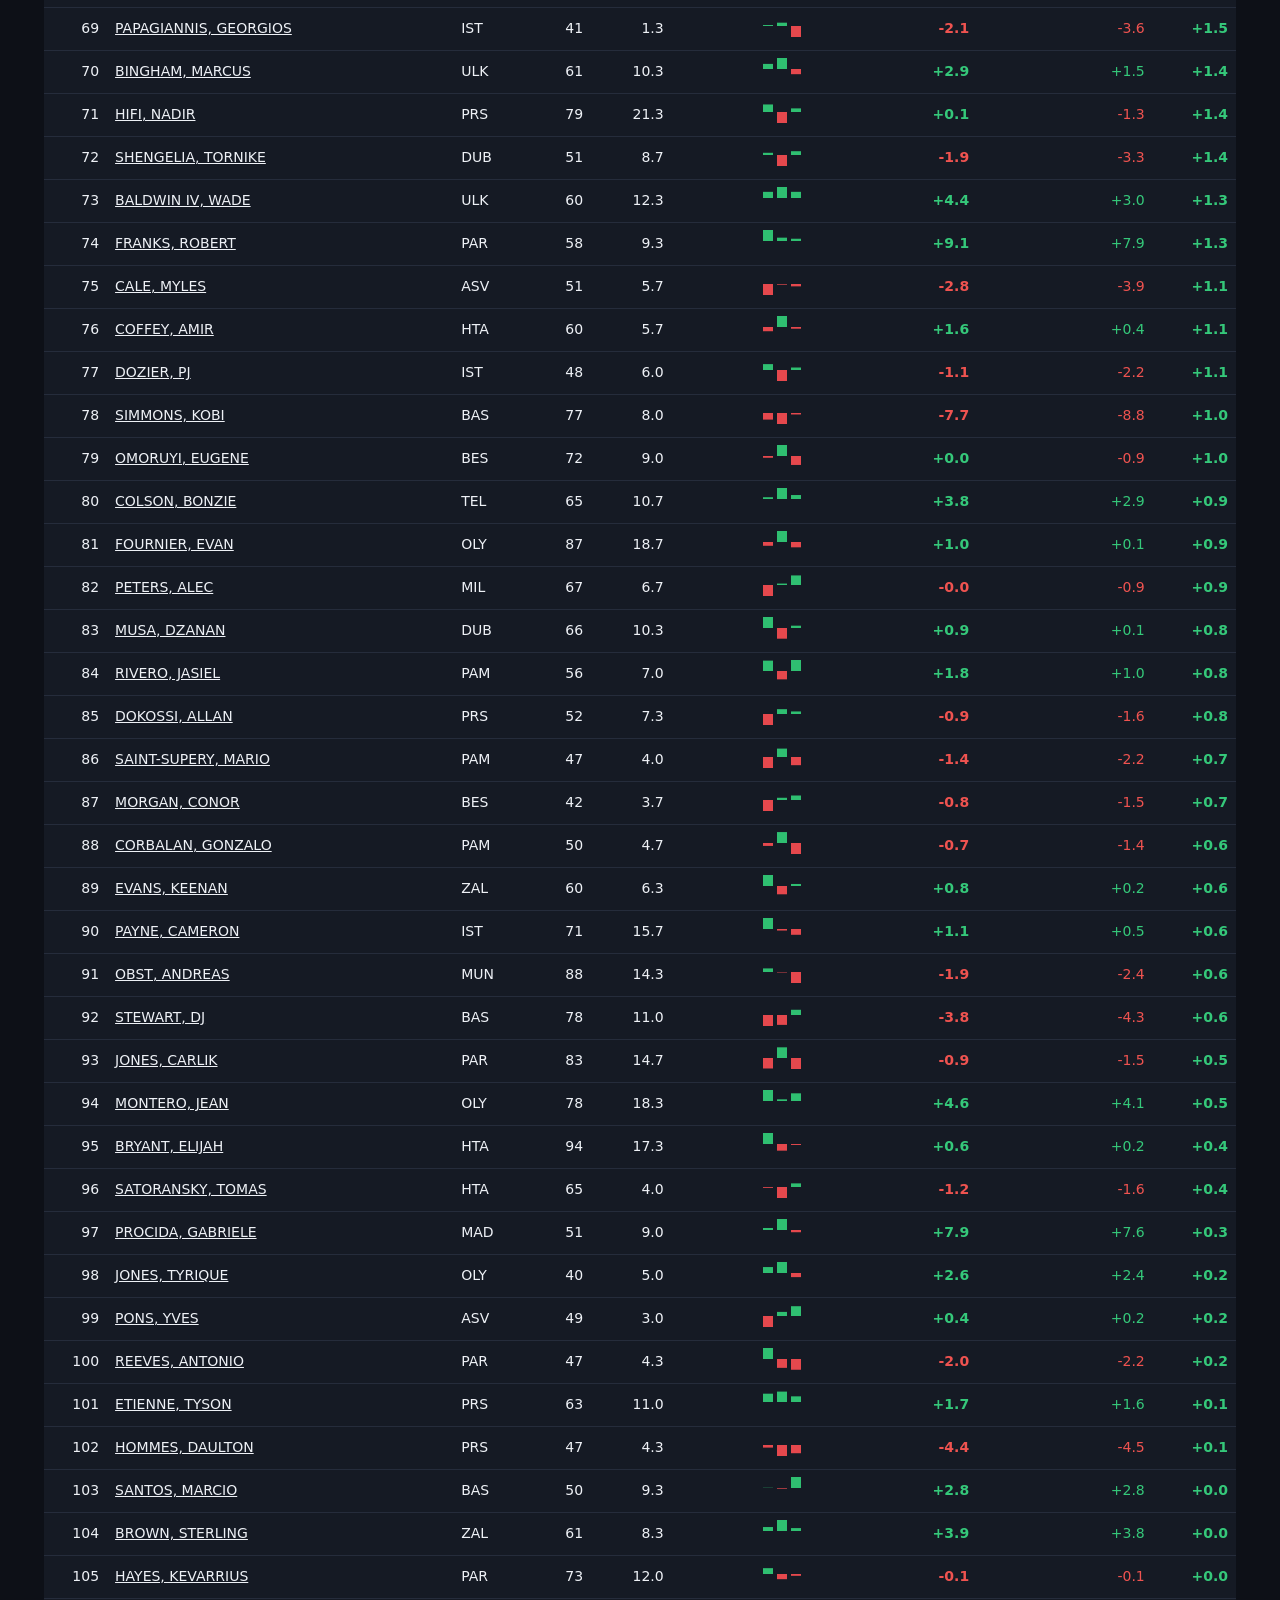
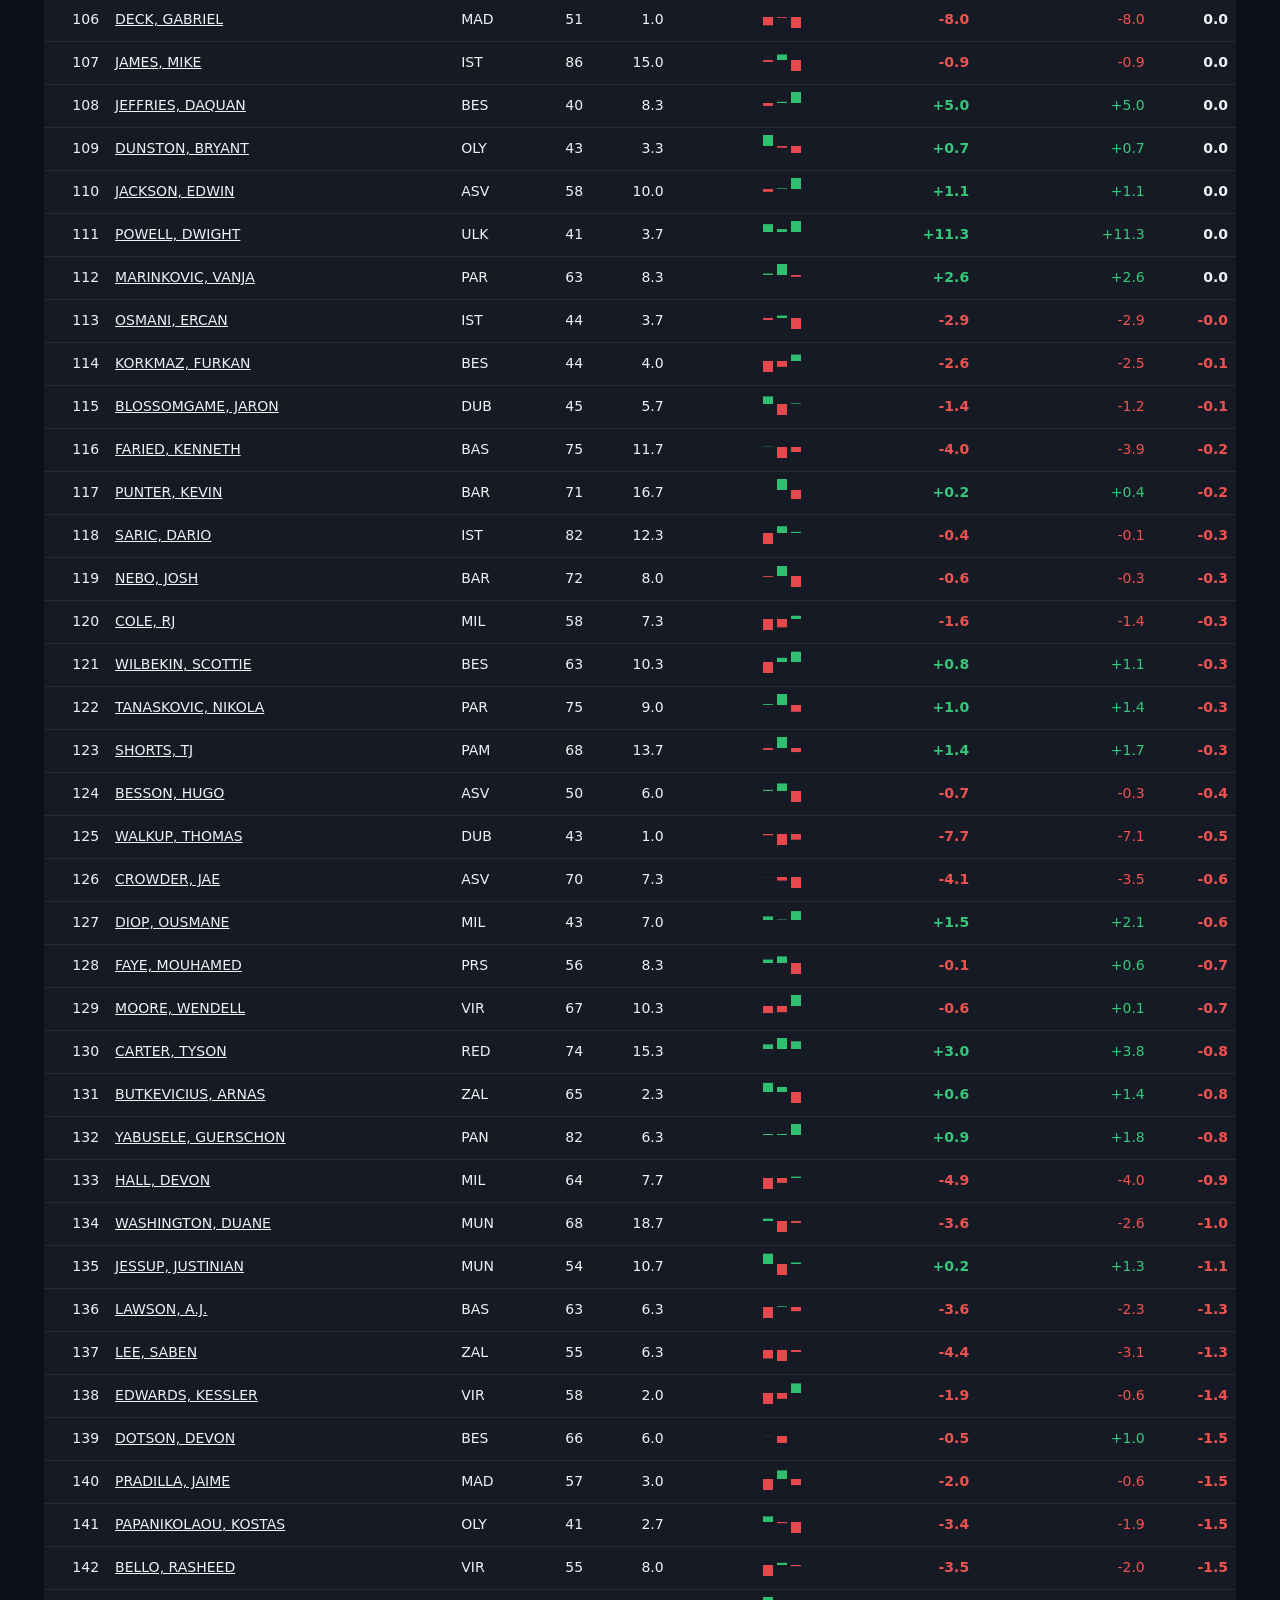
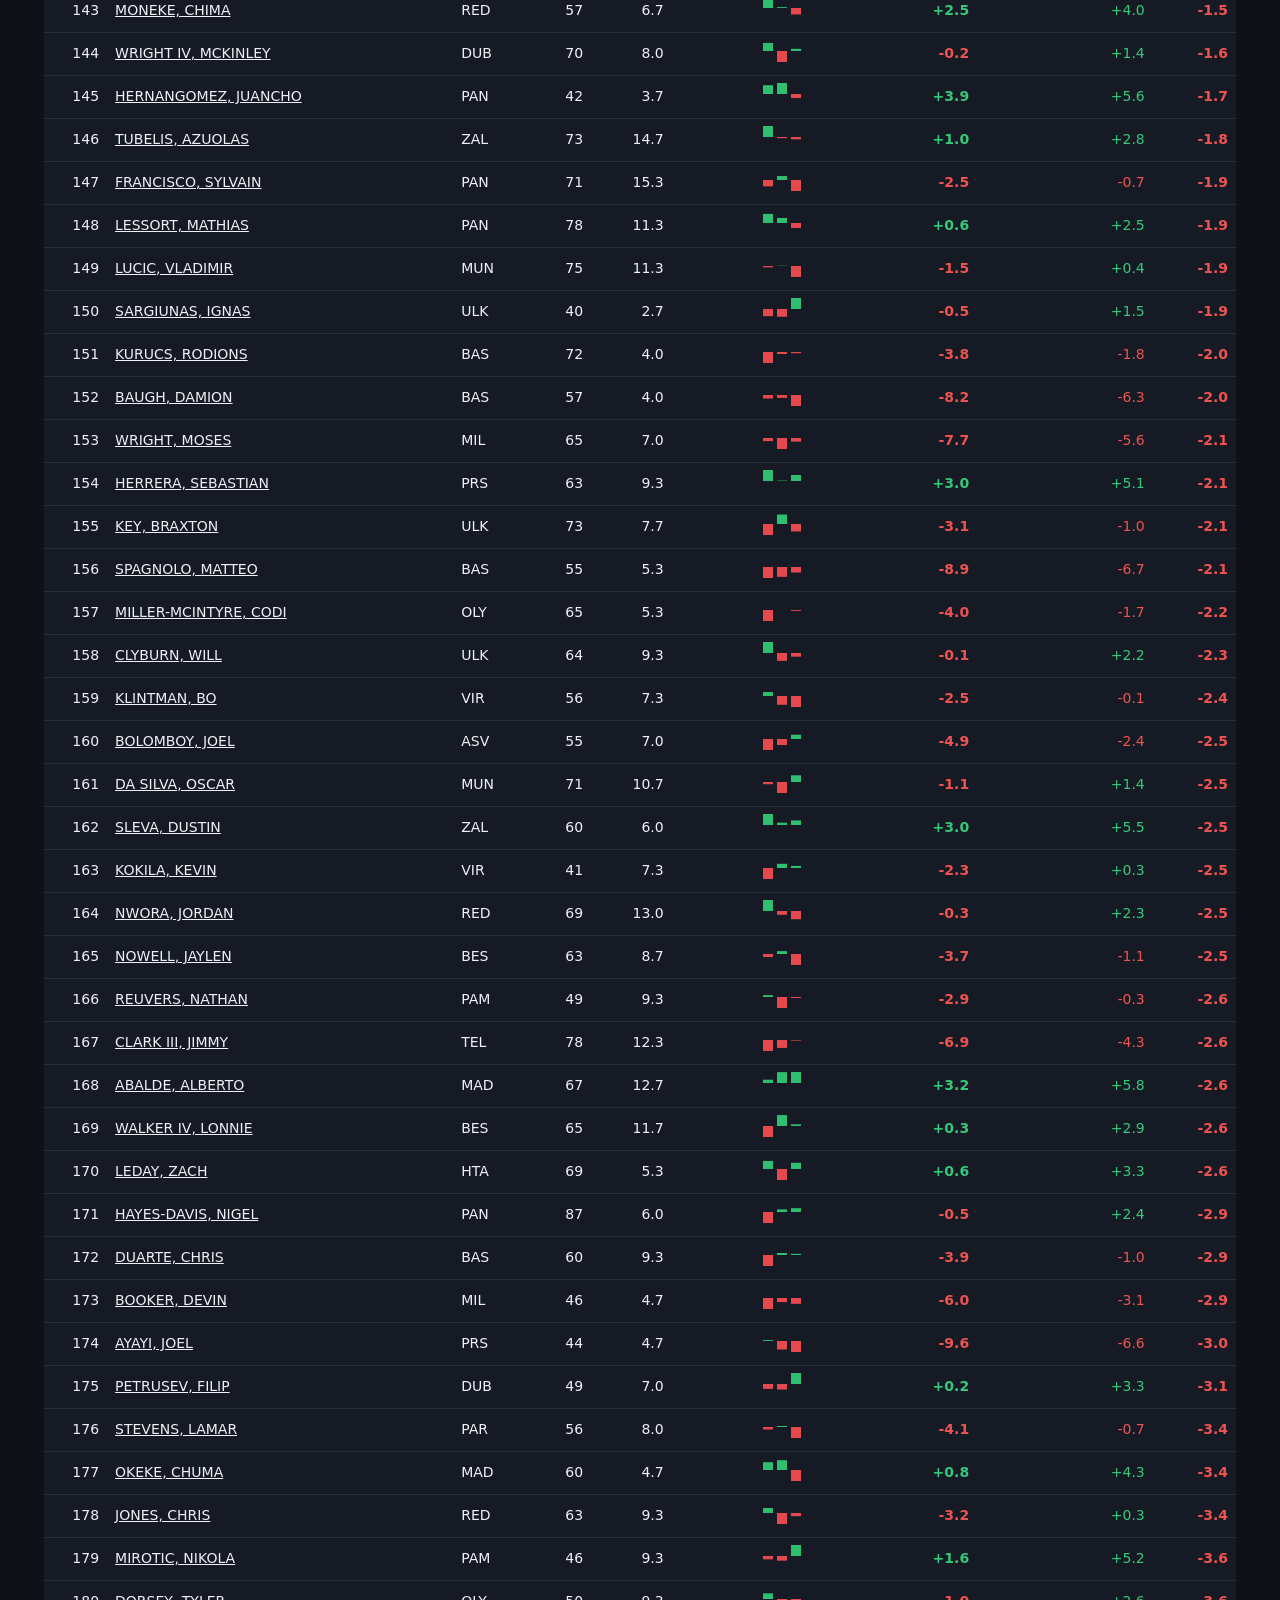
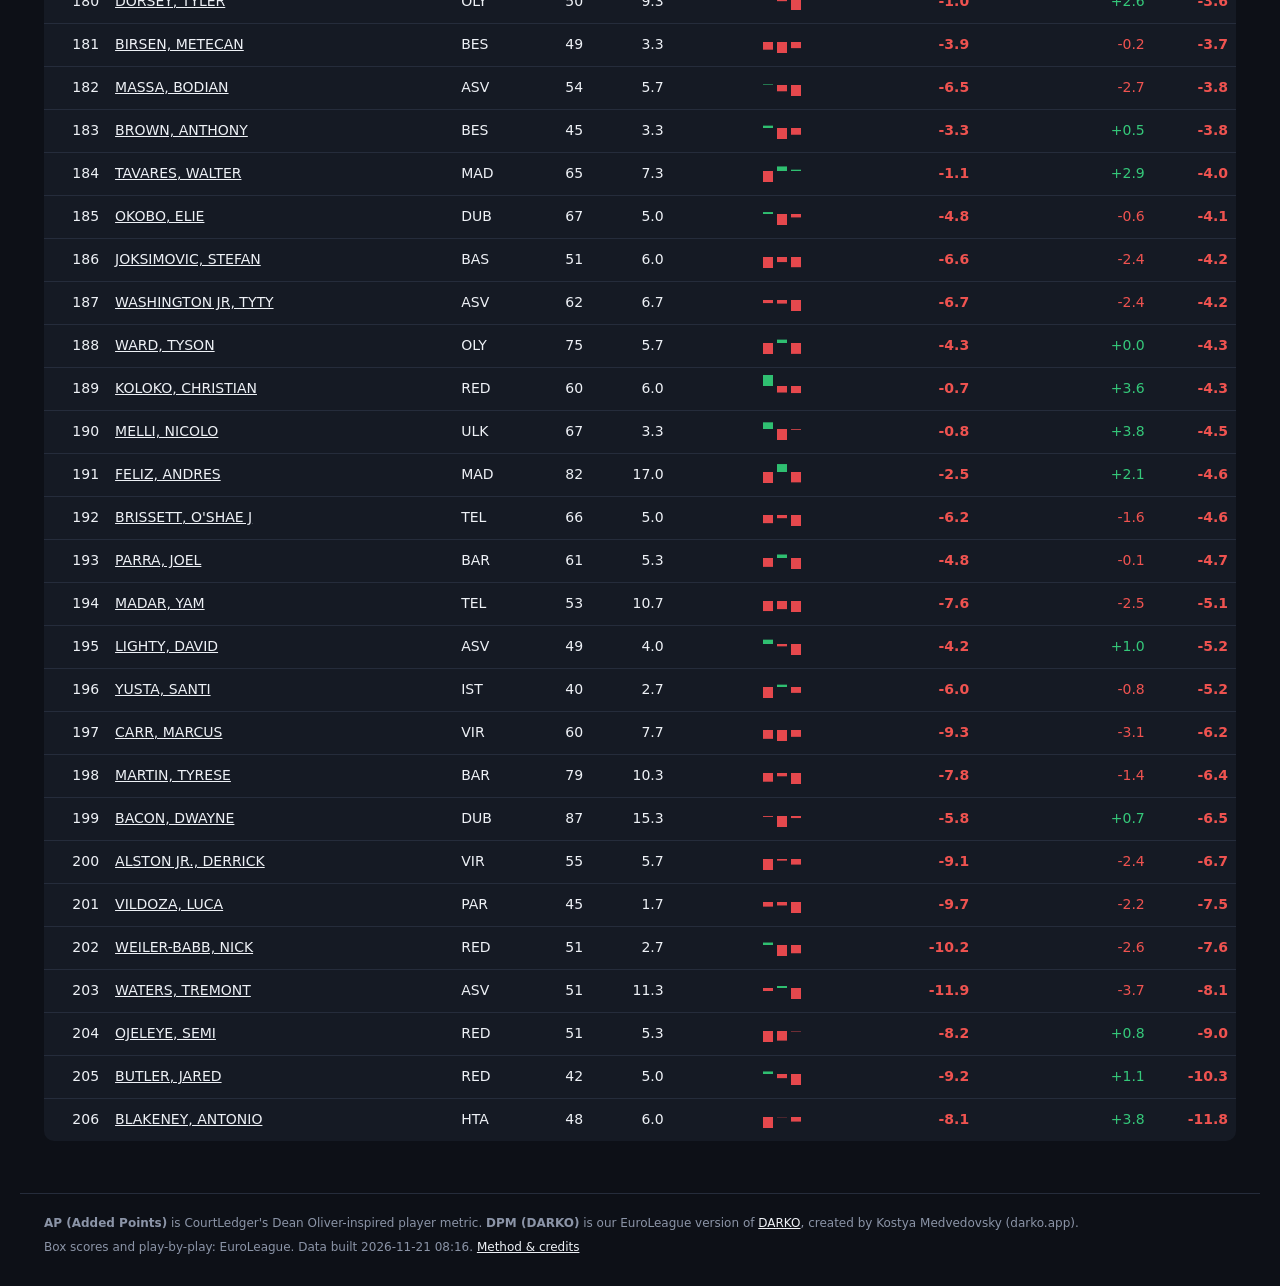
<file: trends.html>
<!doctype html><html lang="en"><head><meta charset="utf-8"><meta name="viewport" content="width=device-width,initial-scale=1">
<title>Trends · CourtLedger</title>
<meta name="description" content="CourtLedger: EuroLeague player rankings by AP (Added Points) and DPM (DARKO).">
<link rel="icon" href="favicon.svg" type="image/svg+xml">
<link rel="preconnect" href="https://fonts.googleapis.com"><link rel="preconnect" href="https://fonts.gstatic.com" crossorigin>
<link href="https://fonts.googleapis.com/css2?family=Archivo:wght@400;600;800;900&family=JetBrains+Mono:wght@400;700&display=swap" rel="stylesheet">
<link rel="stylesheet" href="style.css"></head>
<body data-page="trends">
<header class="top"><div class="topin">
<a class="brand" href="index.html"><span class="mark">±</span><span>Court<b>Ledger</b></span></a>
<nav class="main">
 <a href="index.html" data-p="index" class="pri"><i>01</i>AP<span class="long"> (Added Points) Rankings</span></a>
 <a href="dpm.html" data-p="dpm" class="pri"><i>02</i>DPM<span class="long"> (DARKO) Rankings</span></a>
 <details class="more"><summary>More</summary><div class="menu">
  <div class="grp"><b>Players</b><a href="player.html" data-p="player">Player dashboard</a><a href="stats.html" data-p="stats">Stats &amp; scatter plots</a><a href="trends.html" data-p="trends">Trends</a><a href="pvp.html" data-p="pvp">Head-to-head</a></div>
  <div class="grp"><b>Teams &amp; games</b><a href="teams.html" data-p="teams">Teams</a><a href="games.html" data-p="games">Game logs</a><a href="lineups.html" data-p="lineups">Lineups &amp; WOWY</a></div>
  <div class="grp"><b>Other competitions</b><a href="eurocup.html" data-p="eurocup">EuroCup DPM (DARKO)</a><a href="bcl.html" data-p="bcl">Champions League DPM (DARKO)</a></div>
  <div class="grp"><b>About</b><a href="method.html" data-p="method">Method &amp; credits</a></div>
 </div></details>
</nav>
<label class="comp">Season <select id="comp"></select></label>
</div></header>
<main><section class="hero"><h1>Trends <small>last X games</small></h1><p>Added Points per 100 over each player's last X games vs. the season. Who is heating up?</p></section><div class="controls"><label>Last <select id="x"><option>2</option><option selected>3</option><option>4</option></select> games</label><label>Min. minutes in span <input type="number" id="minmin" value="40" step="10"></label><label>Team <select id="team"><option value="">All</option></select></label></div><table id="lb" class="tbl"></table>
</main>
<footer><div><b>AP (Added Points)</b> is CourtLedger's Dean Oliver-inspired player metric. <b>DPM (DARKO)</b> is our EuroLeague version of <a href="https://www.darko.app/about">DARKO</a>, created by Kostya Medvedovsky (darko.app).</div>
<div>Box scores and play-by-play: EuroLeague. Data built <span id="built"></span>. <a href="method.html">Method &amp; credits</a></div></footer>
<script src="data/E_E2025.js"></script><script src="data/E_E2026.js"></script><script src="data/index.js"></script><script src="app.js"></script><script src="app2.js"></script></body></html>
</file>
<file: style.css>
:root{--bg:#0d1017;--bg2:#090b10;--card:#151a24;--card2:#1b2130;--ink:#eef1f6;--mut:#8b94a7;--acc:#ff6b1a;--dpm:#2ec4b6;--pos:#35c87a;--neg:#ef5350;--line:#252c3b;
--disp:Archivo,Inter,system-ui,sans-serif;--mono:"JetBrains Mono",ui-monospace,SFMono-Regular,Menlo,monospace}
*{box-sizing:border-box}html{scroll-behavior:smooth}
body{margin:0;font:14px/1.5 Inter,system-ui,-apple-system,"Segoe UI",sans-serif;background:var(--bg);color:var(--ink);
 background-image:radial-gradient(1200px 500px at 85% -10%,rgba(255,107,26,.10),transparent 60%),radial-gradient(900px 400px at -10% 10%,rgba(46,196,182,.07),transparent 60%);background-repeat:no-repeat}
a{color:inherit}
/* header */
header.top{position:sticky;top:0;z-index:20;background:rgba(9,11,16,.92);backdrop-filter:blur(8px);border-bottom:1px solid var(--line)}
header.top:after{content:"";display:block;height:3px;background:linear-gradient(90deg,var(--acc) 0 50%,var(--dpm) 50% 100%)}
.topin{max-width:1240px;margin:0 auto;display:flex;align-items:center;gap:22px;padding:10px 24px;flex-wrap:wrap}
.brand{display:flex;align-items:center;gap:10px;font-family:var(--disp);font-size:21px;font-weight:600;letter-spacing:-.3px;text-decoration:none}.brand b{color:var(--acc);font-weight:900}
.mark{display:inline-grid;place-items:center;width:30px;height:30px;border-radius:50%;background:var(--acc);color:var(--bg2);font-weight:900;font-size:18px}
nav.main{display:flex;align-items:center;gap:6px;flex-wrap:wrap}
nav.main>a,nav.main summary{color:var(--mut);text-decoration:none;font-weight:700;font-family:var(--disp);padding:7px 12px;border-radius:8px;cursor:pointer;font-size:14px;list-style:none;white-space:nowrap}
nav.main summary::-webkit-details-marker{display:none}nav.main summary:after{content:" ▾";font-size:11px}
nav.main>a i{font-style:normal;font-family:var(--mono);font-size:10px;margin-right:6px;opacity:.7}
nav.main>a:hover,nav.main summary:hover{color:var(--ink);background:var(--card)}
nav.main>a.pri.on{color:var(--bg2);background:var(--acc)}nav.main>a.pri[data-p=dpm].on{background:var(--dpm)}
.more{position:relative}.more[open] summary{background:var(--card);color:var(--ink)}
.more .menu{position:absolute;top:calc(100% + 8px);left:0;background:var(--card);border:1px solid var(--line);border-radius:12px;padding:14px;display:grid;grid-template-columns:repeat(3,minmax(150px,1fr));gap:14px;box-shadow:0 18px 40px rgba(0,0,0,.45);min-width:520px}
.more .grp b{display:block;font-size:10px;letter-spacing:1px;text-transform:uppercase;color:var(--mut);margin-bottom:6px}
.more .grp a{display:block;padding:5px 8px;border-radius:6px;color:var(--ink);text-decoration:none;font-weight:500}.more .grp a:hover,.more .grp a.on{background:var(--card2);color:var(--acc)}
.comp{margin-left:auto;color:var(--mut);font-size:12px}body.rkpage .comp,body[data-page=method] .comp{display:none}
main{max-width:1240px;margin:0 auto;padding:22px 24px}
/* hero */
.kicker{font-family:var(--mono);font-size:11px;letter-spacing:2px;text-transform:uppercase;color:var(--acc)}
.hero h1{margin:6px 0;font-size:28px;font-family:var(--disp)}.hero small{color:var(--mut);font-weight:400;font-size:15px}.hero p{color:var(--mut);max-width:780px}
.rk-hero h1{font-size:clamp(30px,5.5vw,54px);font-weight:900;letter-spacing:-1.5px;line-height:1.02;margin:8px 0 10px}.rk-hero h1 em{font-style:normal;color:var(--acc)}
.dpmh .kicker,.dpmh h1 em{color:var(--dpm)}.rk-hero p{font-size:15px}.rk-hero p a{color:var(--dpm)}
.duo{display:grid;grid-template-columns:1fr 1fr;gap:14px;margin:18px 0 6px}
.duo-card{position:relative;display:flex;flex-direction:column;gap:6px;padding:16px 18px;border-radius:14px;background:var(--card);border:1px solid var(--line);text-decoration:none;transition:.15s;overflow:hidden}
.duo-card:hover{transform:translateY(-2px);border-color:#3a4358}.duo-card .num{font-family:var(--mono);font-size:12px;color:var(--mut)}
.duo-card .t{font-family:var(--disp);font-weight:800;font-size:22px}.duo-card .t small{display:block;font-family:var(--mono);font-size:11px;color:var(--mut);font-weight:400;margin-top:2px}
.duo-card .d{color:var(--mut);font-size:13px}.duo-card.ap{border-top:4px solid var(--acc)}.duo-card.dpm{border-top:4px solid var(--dpm)}
.duo-card.on.ap{background:linear-gradient(160deg,rgba(255,107,26,.16),var(--card) 55%)}.duo-card.on.dpm{background:linear-gradient(160deg,rgba(46,196,182,.16),var(--card) 55%)}
.fresh{font-family:var(--mono);font-size:11px;color:var(--mut)}.fresh:before{content:"● ";color:var(--pos)}
/* leaders */
.leaders{display:grid;grid-template-columns:1fr 1fr;gap:14px;margin:18px 0}
.lcard{background:var(--card);border:1px solid var(--line);border-radius:14px;padding:14px 18px}.lcard h3{margin:0 0 8px;font-family:var(--disp);font-size:16px}.lcard h3 small{color:var(--mut);font-weight:400;font-size:12px;margin-left:6px}
.lcard ol{list-style:none;margin:0;padding:0}.lcard li{display:grid;grid-template-columns:26px 1fr auto;align-items:center;padding:6px 0;border-top:1px solid var(--line)}.lcard li:first-child{border-top:0}
.lcard .ix{font-family:var(--mono);color:var(--mut)}.lcard .nm{font-weight:600}.lcard .nm small{color:var(--mut);margin-left:8px;font-weight:400;font-family:var(--mono);font-size:11px}
.lcard .v{font-family:var(--mono);font-weight:700;font-size:16px}.lcard.ap li:first-child .v{color:var(--acc)}.lcard.dpm li:first-child .v{color:var(--dpm)}
.more-link{display:inline-block;margin-top:8px;font-size:12px;color:var(--mut);text-decoration:none}.more-link:hover{color:var(--ink)}
/* board */
.board{margin-top:26px;scroll-margin-top:80px}.bhead{display:flex;align-items:baseline;justify-content:space-between;gap:12px;flex-wrap:wrap}
.bhead h2{font-family:var(--disp);font-weight:900;font-size:26px;margin:0;letter-spacing:-.5px}.bhead h2 i{font-style:normal;font-family:var(--mono);font-size:13px;color:var(--acc);vertical-align:middle;margin-right:6px}
[data-board=dpm] .bhead h2 i{color:var(--dpm)}.bhead .sl{font-family:var(--mono);font-size:14px;color:var(--mut);font-weight:400}
.controls{display:flex;gap:12px 16px;flex-wrap:wrap;align-items:flex-end;background:var(--card);border:1px solid var(--line);padding:12px 14px;border-radius:12px;margin:12px 0}
.controls label{color:var(--mut);font-size:12px}.ctl{display:flex;flex-direction:column;gap:4px}.ctl>span{font-size:10px;letter-spacing:1px;text-transform:uppercase;color:var(--mut)}.ctl.grow{flex:1;min-width:140px}
.ctl.chk{flex-direction:row;align-items:center;gap:6px;font-size:12px}
input,select{background:var(--bg2);color:var(--ink);border:1px solid var(--line);border-radius:8px;padding:6px 9px;margin-left:4px;font:inherit}.ctl input,.ctl select{margin:0}.ctl input[type=number]{width:84px}
.seg{display:inline-flex;border:1px solid var(--line);border-radius:9px;overflow:hidden}
.seg button{background:var(--bg2);color:var(--mut);border:0;border-right:1px solid var(--line);padding:7px 11px;cursor:pointer;font:600 12px Inter,system-ui,sans-serif}.seg button:last-child{border-right:0}
.seg button.on{background:var(--acc);color:var(--bg2);font-weight:800}[data-board=dpm] .seg button.on{background:var(--dpm)}
.meta{color:var(--mut);font-size:12px;margin:4px 2px 8px}.meta b{color:var(--ink)}.fine{color:var(--mut);font-size:12px;max-width:820px}
.tw{overflow-x:auto;border-radius:12px;border:1px solid var(--line);-webkit-overflow-scrolling:touch}
.tbl{width:100%;border-collapse:collapse;background:var(--card);border-radius:10px;overflow:hidden}
.tw .tbl{border-radius:0}
.tbl th{background:var(--bg2);color:var(--mut);font-size:11px;text-transform:uppercase;letter-spacing:.4px;padding:9px 8px;cursor:pointer;text-align:right;white-space:nowrap;user-select:none}
.tbl th.l,.tbl td.l{text-align:left}.tbl th.sorted{color:var(--acc)}.tbl td{padding:7px 8px;border-top:1px solid var(--line);text-align:right;font-variant-numeric:tabular-nums}
.tbl tr:hover td{background:#1c2232}.tbl a{color:var(--ink)}.bar{display:inline-block;height:8px;border-radius:4px;vertical-align:middle;margin-left:6px}
.rk td{font-family:var(--mono);font-size:13px}.rk td.l{font-family:Inter,system-ui,sans-serif;font-size:14px}.rk td.pl a{text-decoration:none;font-weight:600}.rk td.pl a:hover{color:var(--acc)}
.rk td.rkn{color:var(--mut);width:36px}.rk tbody tr:nth-child(-n+3) td.rkn{color:var(--acc);font-weight:700}[data-board=dpm] .rk tbody tr:nth-child(-n+3) td.rkn{color:var(--dpm)}
.rk td.key{white-space:nowrap;min-width:150px}.rk td.key b{display:inline-block;min-width:54px}
.rk th.key{color:var(--ink)}.rk .bar{width:70px;height:6px;background:#232a3a;position:relative;overflow:hidden}.rk .bar span{position:absolute;left:0;top:0;bottom:0;border-radius:3px}
.bp{background:var(--acc)}[data-board=dpm] .bp{background:var(--dpm)}.bn{background:var(--neg)}
.rk td.empty{color:var(--mut);padding:20px}.mut{color:var(--mut)}
.rk td.pl,.rk th:nth-child(2){position:sticky;left:0;background:var(--card);z-index:1}.rk th:nth-child(2){background:var(--bg2)}
.p{color:var(--pos)}.n{color:var(--neg)}.big{font-weight:800}
.tag{font-size:10px;padding:2px 6px;border-radius:4px;text-transform:uppercase;font-weight:700;letter-spacing:.3px;white-space:nowrap}
.tag.prov{background:#3a2a0e;color:#ffb347;border:1px solid #ffb347}.tag.ok{background:#0f3323;color:var(--pos);border:1px solid var(--pos)}
.note{background:#2a200c;border-left:4px solid #ffb347;padding:10px 14px;border-radius:6px;margin:10px 0;color:#ffd9a0}
.prose{max-width:800px}.prose h1{font-family:var(--disp);font-weight:900;font-size:36px;margin:6px 0 10px}.prose h2{color:var(--acc);margin-top:28px;font-family:var(--disp)}.prose p,.prose li{color:#cfd5e1}
.formula{font-family:var(--mono);background:var(--card);padding:12px;border-radius:8px}
footer{max-width:1240px;margin:30px auto 0;color:var(--mut);font-size:12px;padding:20px 24px 30px;border-top:1px solid var(--line);display:grid;gap:6px}footer a{color:var(--ink)}
.btn{background:var(--bg2);color:var(--mut);border:1px solid var(--line);border-radius:6px;padding:5px 10px;cursor:pointer}
.card{background:var(--card);border-radius:12px;padding:16px;margin:12px 0;border:1px solid var(--line)}.grid{display:grid;grid-template-columns:repeat(auto-fit,minmax(320px,1fr));gap:14px}
.pbar{display:grid;grid-template-columns:110px 1fr 46px 40px;gap:8px;align-items:center;font-size:12px;margin:3px 0}.pbar .tr{background:var(--bg2);height:10px;border-radius:5px;overflow:hidden}.pbar .fl{height:100%}
.kpi{display:inline-block;margin-right:22px}.kpi b{display:block;font-size:24px}.kpi span{color:var(--mut);font-size:11px;text-transform:uppercase}
svg text{fill:var(--mut);font-size:10px}svg .dot{opacity:.75}svg .dot:hover{opacity:1;stroke:#fff}
th .sc{opacity:.4;margin-left:3px}th .sc.on{opacity:1;color:var(--acc)}
.card a,.prose a{color:#ffb070}
/* homepage: no headline, compact top */
body[data-page=index] main{padding-top:14px}
.rk-hero.home p{margin:6px 0 0;font-size:14px}
.rk-hero.home .duo{margin:12px 0 0}
body[data-page=index] .leaders{margin:12px 0}
body[data-page=index] .board{margin-top:18px}
@media (max-width:760px){body[data-page=index] main{padding-top:10px}.rk-hero.home p{font-size:13px}}
@media (max-width:760px){
 main>.tbl,#out .tbl,#det .tbl,#log{display:block;overflow-x:auto}
 .topin{padding:8px 14px;gap:8px 12px}.brand{font-size:18px}.mark{width:26px;height:26px;font-size:16px}
 nav.main{order:3;width:100%}nav.main>a .long{display:none}nav.main>a,nav.main summary{padding:6px 10px}
 .more .menu{position:fixed;left:10px;right:10px;top:auto;min-width:0;grid-template-columns:1fr 1fr}
 .comp{margin-left:auto}main{padding:16px 12px}
 .duo,.leaders{grid-template-columns:1fr}.duo-card .d{display:none}.duo{gap:8px}.duo-card{padding:12px 14px}.duo-card .t{font-size:18px}
 .controls{gap:10px}.ctl input[type=number]{width:70px}.seg button{padding:7px 8px}
 .rk .hm{display:none}.rk td.key{min-width:0}.rk .bar{display:none}.rk td,.rk td.l{font-size:12.5px}.tbl td,.tbl th{padding:7px 6px}
}
</file>
